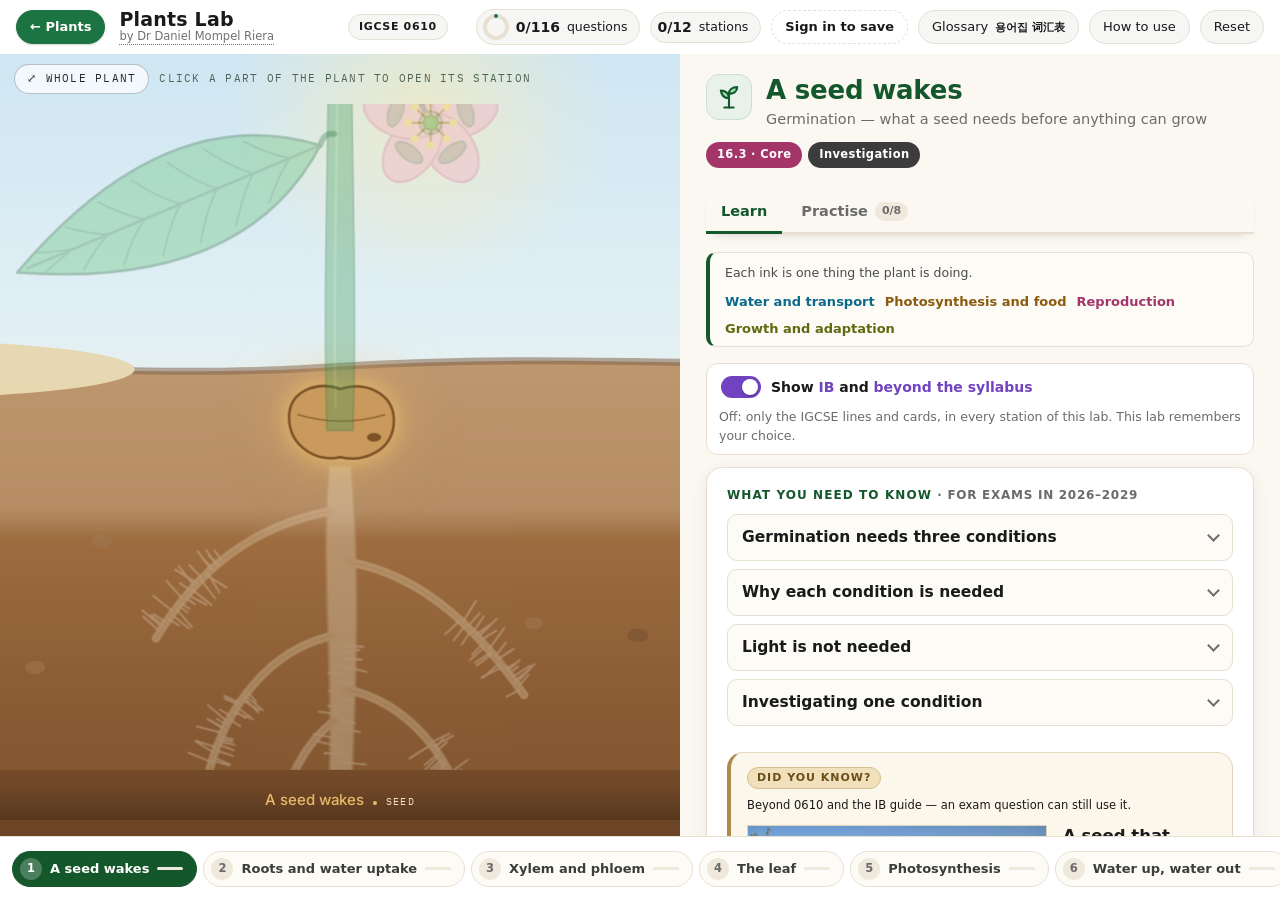
<file: index.html>
<!DOCTYPE html>
<html lang="en-GB">
<head>
<meta charset="utf-8">
<meta name="viewport" content="width=device-width,initial-scale=1,viewport-fit=cover">
<title>Plants Lab — IGCSE Biology 0610 Topics 6, 8, 14.5, 16.3 and 18.2</title>
<meta name="description" content="An interactive lab on the plant topics of Cambridge IGCSE Biology 0610: germination, roots and water uptake, xylem and phloem, the leaf, photosynthesis, transpiration, translocation, tropic responses, the flower, fertilisation, and the adaptive features of xerophytes and hydrophytes.">
<meta property="og:type" content="website">
<meta property="og:title" content="Plants Lab — IGCSE Biology 0610 Topics 6, 8, 14.5, 16.3 and 18.2">
<meta property="og:description" content="An interactive lab on the plant topics of Cambridge IGCSE Biology 0610: germination, roots and water uptake, xylem and phloem, the leaf, photosynthesis, transpiration, translocation, tropic responses, the flower, fertilisation, and the adaptive features of xerophytes and hydrophytes.">
<meta property="og:image" content="https://nlcsbiology.com/plants-lab/preview.jpg">
<meta property="og:image:width" content="1200">
<meta property="og:image:height" content="630">
<meta property="og:image:alt" content="Plants Lab, as it opens">
<meta name="twitter:card" content="summary_large_image">
<meta name="author" content="Dr Daniel Mompel Riera">
<meta name="copyright" content="Dr Daniel Mompel Riera">
<meta name="theme-color" content="#FFFFFF">
<!-- The tab icon: a seedling — two leaves on a stem, on the labs' green. -->
<link rel="icon" href="data:image/svg+xml,<svg xmlns='http://www.w3.org/2000/svg' viewBox='0 0 32 32'><rect width='32' height='32' rx='7' fill='%2314572B'/><g fill='none' stroke='%23FFFFFF' stroke-width='2.4' stroke-linecap='round' stroke-linejoin='round'><path d='M16 27 V13'/><path d='M16 18 C11 18 8 14 8 9 C13 9 16 13 16 18Z' fill='%238FE0A8'/><path d='M16 13 C16 8 19 5 24 5 C24 10 21 13 16 13Z' fill='%238FE0A8'/></g><path d='M10 27 H22' stroke='%23FFD48A' stroke-width='2.4' stroke-linecap='round'/></svg>">
<link rel="preconnect" href="https://fonts.googleapis.com">
<link rel="preconnect" href="https://fonts.gstatic.com" crossorigin>
<!-- The two plate faces, loaded WITHOUT blocking the first paint: behind a school captive
     portal a cross-origin stylesheet HANGS rather than failing, so it is fetched at low
     priority and swapped in when it arrives. Offline, the plate uses the system fallbacks. -->
<link rel="stylesheet" media="print" onload="this.media='all'"
      href="https://fonts.googleapis.com/css2?family=IBM+Plex+Mono:wght@400;500&family=Inter:wght@400;500&display=swap">
<noscript><link rel="stylesheet" href="https://fonts.googleapis.com/css2?family=IBM+Plex+Mono:wght@400;500&family=Inter:wght@400;500&display=swap"></noscript>
<link rel="stylesheet" href="css/app.css?v=1795883558">
</head>
<body>
<div class="app">

  <header class="hdr">
    <a class="hbtn hbtn--back" href="https://nlcsbiology.com/plants-hub/" aria-label="Back to Plants"
       title="Plants: the plant from seed to fruit, and this lab"><span class="hbtn__long">← Back to Plants</span><span class="hbtn__short" aria-hidden="true">← Plants</span></a>
    <div class="hdr__mark">
      <h1 class="hdr__title">Plants Lab</h1>
      <span class="hdr__sub">Topics 6 · 8 · 14.5 · 16.3 · 18.2 — the whole plant, seed to fruit</span>
      <a class="hdr__by" href="https://github.com/Mompel226" target="_blank" rel="noopener"
         title="Who made this — Biology, NLCS Jeju. Opens my GitHub">by Dr Daniel Mompel Riera</a>
    </div>
    <button class="badge" id="btnSyllabus" type="button" title="The syllabus, as Cambridge publishes it — click to open">IGCSE 0610</button>
    <div class="hdr__spacer"></div>
    <div class="hdr__stats">
      <span class="stat" title="Questions answered correctly">
        <svg class="ring" viewBox="0 0 26 26">
          <circle class="bg" cx="13" cy="13" r="11"></circle>
          <circle id="ringFg" class="fg" cx="13" cy="13" r="11" transform="rotate(-90 13 13)" stroke-dasharray="0 69.1"></circle>
        </svg>
        <b><span id="qDone">0</span>/<span id="qTotal">0</span></b> <span class="stat__lbl">questions</span>
      </span>
      <span class="stat stat--stations" title="Stations finished">
        <b><span id="stDone">0</span>/<span id="stTotal">12</span></b> <span class="stat__lbl">stations</span>
      </span>
      <button class="hbtn hbtn--save tip tip--right" id="btnSubmit" hidden data-tip="Signed in, your work is sent to Dr Mompel’s records on its own as you go. Press to see, or to sign in.">Saves as you go</button>
      <button class="hbtn" id="btnGloss" title="Every word the labs use, with its definition"><span class="hbtn__long">Glossary <span class="gl-btn"><span lang="ko">용어집</span> <span lang="zh-Hans">词汇表</span></span></span><span class="hbtn__short" aria-hidden="true">A–Z <span class="gl-btn"><span lang="ko">용어집</span> <span lang="zh-Hans">词汇表</span></span></span></button>
      <button class="hbtn" id="btnHelp"><span class="hbtn__long">How to use</span><span class="hbtn__short" aria-hidden="true">?</span></button>
      <button class="hbtn" id="btnReset" title="Start every station again"><span class="hbtn__long">Reset</span><span class="hbtn__short" aria-hidden="true">↺ Reset</span></button>
    </div>
  </header>

  <main class="stage">
    <section class="platecol" aria-label="The plant">
      <div class="field" aria-hidden="true">
        <div class="field__sun"></div>
        <div class="field__haze"></div>
      </div>
      <div class="platecol__tools">
        <button class="tool tool--whole" id="tWhole" hidden title="Pull back to the whole plant">⤢ Whole plant</button>
        <button class="tool tool--sim" id="simBtn" type="button" hidden></button>
        <span class="platecol__hint" id="plateHint">Click a part of the plant to open its station</span>
        <button class="tool fold" id="plateFold" type="button" aria-expanded="true" data-what="the plant" title="Fold the plant away to read the notes on their own">▲ Hide the plant</button>
      </div>
      <div class="platewrap" id="map">
        <svg id="plant" preserveAspectRatio="xMidYMid meet" role="group" aria-label="A bean plant in a section of ground, seed to fruit, with a cactus and a water lily beside it. Click a part to open the station that teaches it.">
          <defs></defs>
        </svg>
        <div class="tag" id="tag" aria-hidden="true"><span class="tag__pill"></span></div>
      </div>
      <div class="bench" id="benchHost" hidden aria-label="The bench: the potometer, drawn as it is"></div>
      <div class="sim" id="simHost" hidden role="region" aria-label="The simulation, beside the questions"></div>
      <p class="said" id="said"><span class="said__name">One plant, root to fruit</span><span class="said__note">Every plant topic, on one bean</span></p>
    </section>

    <section class="panel" id="panel">
      <div class="panel__inner" id="panelInner">
        <p class="bootnote" role="status">Opening the lab… the first station will appear here.</p>
      </div>
    </section>
  </main>

  <nav class="rail" aria-label="The stations, in order">
    <div class="rail__track" id="railTrack"></div>
  </nav>
</div>

<div class="toast" id="toast" role="status" aria-live="polite"></div>
<div class="toast" id="updBar" role="status" aria-live="polite"></div>

<div class="modal lb" id="lightbox" hidden role="dialog" aria-modal="true" aria-label="Enlarged image">
  <figure class="lb__box"><div class="lb__stage"><img alt=""></div><figcaption class="lb__cap"></figcaption>
  <div class="lb__hint">Click anywhere to close</div></figure>
</div>

<div class="modal" id="subDlg" hidden role="dialog" aria-modal="true" aria-label="Your work and the records">
  <div class="modal__box modal__box--sm">
    <button class="modal__close" id="subClose" aria-label="Close">×</button>
    <h2>Your work</h2>
    <div id="subBody"></div>
    <div class="dlgrow"><button class="btn" id="subGo">Save now</button></div>
  </div>
</div>

<div class="modal" id="glossDlg" hidden role="dialog" aria-modal="true" aria-label="Glossary">
  <div class="modal__box">
    <button class="modal__close" id="glossClose" aria-label="Close">×</button>
    <h2>Glossary</h2>
    <p class="st-sub">Every word the labs use, with the definition it is examined on. The short list at the foot of each station is only the words that are new there.</p>
    <input class="gloss__find" id="glossFind" type="search" autocomplete="off"
           placeholder="Type a word — or part of one" aria-label="Search the key words">
    <p class="gloss__count" id="glossCount"></p>
    <p class="gloss__known" id="glossKnown" hidden></p>
    <div id="glossList"></div>
  </div>
</div>

<div class="modal" id="modal" hidden role="dialog" aria-modal="true" aria-label="How to use the Plants Lab">
  <div class="modal__box">
    <button class="modal__close" id="modalClose" aria-label="Close">×</button>
    <h2>Plants Lab</h2>
    <p class="st-sub">Cambridge IGCSE Biology 0610 · Topic 6 plant nutrition, Topic 8 transport in plants, 14.5 tropic responses, 16.3 sexual reproduction in plants, 18.2 adaptive features</p>

    <h3>In one minute</h3>
    <ul>
      <li><b>Click any part of the plant</b>, or any step on the bar along the bottom. The stations run from the seed under the soil to the fruit at the top, and the plant lights the part each one is about.</li>
      <li>Each station has two tabs: <b>Learn</b> — what you must know, with something to press, drag or watch in every section — and <b>Practise</b>, the questions.</li>
      <li><b>Check as often as you like.</b> You are told which parts are wrong, <b>never the answer</b> — you have to work it out. Keep going until it is all right. Signed in, your work is saved for Dr&nbsp;Mompel on its own &mdash; there is nothing to press at the end.</li>
      <li>An underlined word can be clicked: <b>🔍</b> opens a picture there and then, <b>↗</b> jumps to the station that explains it and brings you back, <b>↓</b> takes you to its card in Key words, at the bottom of the station, and a faint dotted line opens the definition.</li>
      <li>The <b>Glossary</b> (<span lang="ko">용어집</span> · <span lang="zh-Hans">词汇表</span>) lists every word with its definition. Choose <b lang="ko">한국어</b>, <b lang="zh-Hans">中文</b> or <b lang="ja">日本語</b> at its top to see the name of each word in that language. The definitions stay in English, the language of the exam.</li>
      <li>Your work is kept <b>in this browser</b> and, once you sign in with your school account, sent to Dr&nbsp;Mompel&rsquo;s records on its own as you go &mdash; there is nothing to hand in. Signed in, it follows you to another computer.</li>
    </ul>
    <p class="fineprint">The answers are never shown. Sign in with your school Google account so Dr&nbsp;Mompel knows whose work it is; it is then sent to his records as you go. Anyone else is welcome to use the lab &mdash; their work simply stays in their own browser.</p>

    <details class="helpmore">
      <summary>What the colours mean</summary>
      <ul>
        <li><b>Blue</b> words are about water and transport — xylem, root hairs, transpiration. <b>Amber</b> words are photosynthesis and the food it makes — chlorophyll, glucose, phloem, sucrose. <b>Rose</b> words are reproduction — the parts of a flower, pollen, seed, fruit. <b>Violet</b> words are growth and adaptation — tropisms, auxin, xerophytes.</li>
        <li>The plant on the left lights in the same colours: blue sap running up the stem is water in the xylem, amber sap is sugar in the phloem.</li>
        <li>A <b>green-bordered box</b> is the mistake students most often make there. A small <b>S</b> badge means Supplement (Extended papers 2 and 4 only). <b>“Beyond the syllabus”</b> is not named in 0610: it helps the rest make sense, and an exam question can still use it. <b>What you need to know</b> holds only what the syllabus for exams in 2026–2029 asks: Cambridge’s syllabus for 2029 is word for word the same as the one for 2026–2028, so the list serves every student sitting the exams from 2026 to 2029. Press the <b>IGCSE 0610</b> badge and choose your year: it shows the year of your exams and your syllabus. Everything else is in the card right below the list, <b>“Not in the syllabus for 2026–2029”</b>: first what an older 0610 syllabus had, with a badge such as <b>“old syllabus · until 2015”</b> — past papers may ask it, so tap the badge to read the old statement and whether recent papers still give marks for it — then what is beyond the syllabus, there to help the rest make sense. Do not skip it: an exam question can still use these ideas, and knowing them can be what earns you full marks.</li>
        <li>The <b>colour key sits at the top of every Learn tab</b>, so you never have to remember.</li>
      </ul>
    </details>

    <details class="helpmore">
      <summary>What is simplified here</summary>
      <ul>
        <li>The plant is a bean — a dicotyledon — because that is the plant the syllabus sections are drawn from. A grass or a conifer would look different inside.</li>
        <li>The interactive graphs are models with the exam’s shapes, not measurements from a real leaf.</li>
        <li>The pollen tube animation shows one nucleus fusing with one; the second fusion real flowering plants make (the endosperm) is left out: the syllabus does not include it.</li>
        <li>The cactus and the water lily stand for all xerophytes and hydrophytes; the syllabus asks for the features, not the species.</li>
      </ul>
    </details>

    <details class="helpmore">
      <summary>Where the content and the pictures come from</summary>
      <ul>
        <li>The definitions are the wording of the syllabus for 2026–2029. Where the slides use an older wording it is given in brackets.</li>
        <li>The stations follow Dr&nbsp;Mompel's own Year 11 plant lessons — Topic 6, Topic 8, 14.5, 16.3 and 18.2 — and most of the pictures and the lesson videos are the ones shown in those lessons.</li>
        <li>The micrographs of the stem, the root and the leaf are from the Berkshire Community College Bioscience Image Library on Wikimedia Commons (CC0). Every other picture is credited under it and listed in full below and in <code>assets/photos/CREDITS.md</code>.</li>
        <li>All questions, the plant, the drawings and the page design are original to this lab.</li>
      </ul>
      <p class="fineprint" id="creditsList"></p>
    </details>

    <p class="fineprint"><a class="by-me" href="https://github.com/Mompel226" target="_blank" rel="noopener" title="Who made this — and everything else that is free to use"><b>Dr Daniel Mompel Riera</b></a> — Biology, North London Collegiate School Jeju.
       Questions or corrections: <a href="mailto:dmompelriera@nlcsjeju.kr">dmompelriera@nlcsjeju.kr</a>.
       One of the <a href="https://nlcsbiology.com/plants-hub/">Plants</a> labs ·
       <a href="https://nlcsbiology.com/biology-hub/">Biology Hub</a></p>
  </div>
</div>

<script src="https://accounts.google.com/gsi/client?hl=en-GB" async defer></script>
<script src="js/config.js?v=1795883558" defer></script>
<script src="js/data/glossary.js?v=1795883558" defer></script>
<script src="js/data/glossary-tr.js?v=1795883558" defer></script>
<script src="js/data/syllabus.js?v=1795883558" defer></script>
<script src="js/data/stations.js?v=1795883558" defer></script>
<script src="js/data/photos.js?v=1795883558" defer></script>
<script src="js/plant.js?v=1795883558" defer></script>
<script src="js/plant-draw.js?v=1795883558" defer></script>
<script src="js/terms.js?v=1795883558" defer></script>
<script src="js/say.js?v=1795883558" defer></script>
<script src="js/marking.js?v=1795883558" defer></script>
<script src="js/sync.js?v=1795883558" defer></script>
<script src="js/signin.js?v=1795883558" defer></script>
<script src="js/homework.js?v=1795883558" defer></script>
<script src="js/engine.js?v=1795883558" defer></script>
<script src="js/syllabus.js?v=1795883558" defer></script>
<script src="js/widgets.js?v=1795883558" defer></script>
<script src="js/learn.js?v=1795883558" defer></script>
<script src="js/engine-ext.js?v=1795883558" defer></script>
<script src="js/figs.js?v=1795883558" defer></script>
<script src="js/plate.js?v=1795883558" defer></script>
<script src="js/extras.js?v=1795883558" defer></script>
<script src="js/app.js?v=1795883558" defer></script>
<script src="js/glossary-lang.js?v=1795883558" defer></script>
<script src="js/data/mywords-ids.js?v=1795883558" defer></script>
<script src="js/mywords.js?v=1795883558" defer></script>
<!-- The lab offline. The worker lives at this lab's root, so on Pages its scope is exactly
     /<lab>/. It fetches the HTML network-first, so a deploy always reaches an online student
     and the cache is only the fall-back for when the wifi is not there. -->
<script>
(function () {
  if (!("serviceWorker" in navigator)) return;
  if (location.protocol.slice(0, 4) !== "http") return;
  addEventListener("load", function () {
    navigator.serviceWorker.register(new URL("sw.js", document.baseURI), {
      scope: new URL("./", document.baseURI).pathname,
      updateViaCache: "none"
    }).catch(function () {});
  });
})();
</script>
</body>
</html>
</file>
<file: css/app.css>
/* ============================================================
   Plants Lab — IGCSE 0610 Topics 6, 8, 14.5, 16.3 and 18.2
   The frame, header, panel, activities and rail are the other labs', so a student
   moving between labs finds the same chrome. What is this lab's own is at the end: the
   plant in daylight in the left column, the colour language of the plant topics, the
   Learn-tab widgets and the two activity types borrowed from the Classification Lab.
   ============================================================ */
:root{
  /* House palette (from 6.1 Photosynthesis slide 14) */
  --green:#14572B; --green-2:#1E7A3E; --green-tint:#E8F1EA;
  --amber:#A16207; --amber-tint:#FBF3E3;
  --teal:#0F6E8C;  --teal-tint:#E5F0F4;
  --purple:#3A5F8A;--purple-tint:#EAF0F7;
  /* --purple keeps its name, but since 11 Nov 2026 it holds the multiple-choice steel blue: violet means extension on every site (Daniel, 10 Nov 2026, "One violet"); he chose this colour on 11 Nov */
  --ext:#7243C0; --ext-tint:#EDE8FA; --ext-wash:#F7F4FD; --ext-rule:#C9BAEE; --ext-on:#FFFFFF;
  /* extension (Daniel, 10 Nov 2026, "One violet"): anything beyond what the reader's own course asks, IB content or beyond the syllabus, in ONE violet; a small word label says which (IB · D3.1.8, Beyond IB, beyond 0610). The summary notes' 7243C0 on EDE8FA; dark: the hub's B388FF, the same hue. Blue is IB only where IB is the reader's own level; grey is Supplement and cross-topic links. --ext-wash: a big box; --ext-tint: a tag or line. The extra pins' list rows double their class (.pins__item.pins__item--extra): the plain .pins__item rules further down painted them green before */
  --red:#B03A2E;   --red-tint:#FAECE9;
  --ink:#1A1A1A;   --grey:#6B6B6B; --line:#C4C4C4;

  /* Surfaces — warm paper, never grey */
  --paper:#FBF8F2; --card:#FFFFFF; --card-2:#FDFBF6;
  --edge:#E7DFD1; --edge-2:#EFE8DC;
  --shadow:0 1px 2px rgba(60,45,25,.06), 0 6px 18px rgba(60,45,25,.07);
  --shadow-lg:0 2px 6px rgba(60,45,25,.08), 0 18px 42px rgba(60,45,25,.12);


  --ok:#1E7A3E; --ok-tint:#E8F5EC; --bad:#B03A2E; --bad-tint:#FBEDEA;

  --r-sm:6px; --r:10px; --r-lg:16px; --r-pill:999px;
  --font:Calibri,Carlito,"Segoe UI",system-ui,-apple-system,"Helvetica Neue",sans-serif;
  --rail-h:64px;
}

*{box-sizing:border-box}
html,body{height:100%}
body{
  margin:0; font-family:var(--font); color:var(--ink); background:var(--paper);
  font-size:16px; line-height:1.5; -webkit-font-smoothing:antialiased;
  overscroll-behavior:none;
}
button{font:inherit;color:inherit}
h1,h2,h3,h4{margin:0;font-weight:700;line-height:1.25}

/* ---------- App frame ---------- */
.app{height:100dvh;display:grid;grid-template-rows:auto minmax(0,1fr) auto}

/* ---------- Header ---------- */
/* one look for every topic lab (14 Oct 2026, Daniel): a white bar, as the Cells Lab's, and this lab's own colour — the Plants hub's green,
   the colour of its card in the hub — on the way back, the progress rings and a pressed button. Saved stays green: it is a status. */
:root{--hdr-bg:#FFFFFF;--hdr-ink:#1A1A1A;--hdr-veil:rgba(60,45,25,.045);--hdr-line:#E7DFD1;--lab:#1C7442;--lab-2:#155C34;--lab-tint:#E6F2EA}
.hdr{
  display:flex;align-items:center;gap:14px;padding:9px 16px;min-width:0;
  background:var(--hdr-bg);
  color:var(--hdr-ink);box-shadow:0 1px 0 var(--hdr-line)
}
.hdr__mark{display:flex;align-items:baseline;gap:9px;min-width:0;overflow:hidden}
.hdr__title{font-size:19px;letter-spacing:.2px;white-space:nowrap;flex:none}
.hdr__sub{font-size:12.5px;opacity:.72;white-space:nowrap;overflow:hidden;text-overflow:ellipsis}
/* who made it: small, quiet, but always on screen — not buried in a help panel */
.hdr__by{font-size:11.5px;opacity:.62;white-space:nowrap;color:inherit;text-decoration:none;border-bottom:1px dotted currentColor}
.hdr__by:hover,.hdr__by:focus-visible{opacity:.95}
.badge{
  font-size:11px;font-weight:700;letter-spacing:.06em;padding:4px 10px;border-radius:var(--r-pill);
  background:var(--hdr-veil);border:1px solid var(--hdr-line);white-space:nowrap
}
.hdr__spacer{flex:1}
.hdr__stats{display:flex;align-items:center;gap:10px;flex:none}
.stat{
  display:flex;align-items:center;gap:7px;background:var(--hdr-veil);
  border:1px solid var(--hdr-line);border-radius:var(--r-pill);padding:4px 12px 4px 6px;font-size:12.5px
}
.stat b{font-size:14px;font-variant-numeric:tabular-nums}
.stat--go{cursor:pointer;transition:background .15s}
.stat--go:hover,.stat--go:focus-visible{background:var(--lab-tint)}
.ring{width:26px;height:26px;flex:none}
.ring circle{fill:none;stroke-width:4}
.ring .bg{stroke:var(--hdr-line)}
.ring .fg{stroke:var(--lab);stroke-linecap:round;transition:stroke-dasharray .5s ease}
.hbtn{
  background:var(--hdr-veil);border:1px solid var(--hdr-line);color:var(--hdr-ink);
  border-radius:var(--r-pill);padding:6px 13px;font-size:13px;cursor:pointer;white-space:nowrap;
  transition:background .15s
}
.hbtn:hover{background:var(--lab-tint)}
/* the way back (14 Oct 2026, Daniel: "students miss it… they don't know how to go back"): a solid pill, first in the header */
.hbtn--back{background:var(--lab);color:#fff;border-color:var(--lab);font-weight:650;text-decoration:none;flex:none;box-shadow:0 1px 2px rgba(0,0,0,.18)}
.hbtn--back:hover,.hbtn--back:focus-visible{background:var(--lab-2);border-color:var(--lab-2);color:#fff}

/* ---------- header buttons, the saving chip, dialogs ---------- */
/* the saving chip: what the records know, at a glance */
.hbtn--save{font-weight:600}
.hbtn--save.is-ok{background:var(--ok-tint);color:var(--ok);border-color:var(--ok)}
.hbtn--save.is-ok:hover{background:#DCEFE2}
.hbtn--save.is-busy{background:var(--hdr-veil);color:var(--hdr-ink);border-style:dashed}
.hbtn--save.is-no{background:var(--bad-tint);color:var(--bad);border-color:var(--bad)}
.hbtn--save.is-no:hover{background:#F8DCD7}
.hbtn--save.is-off{background:transparent;color:var(--hdr-ink);border-style:dashed}
.modal__box--sm{max-width:460px}
.dlgrow{display:flex;gap:9px;justify-content:flex-end;margin-top:18px}
.submsg{font-size:14px;line-height:1.5;margin-top:8px}
.submsg.no{color:var(--red)} .submsg.ok{color:var(--green-2)}
.submsg .code{
  font-family:ui-monospace,SFMono-Regular,Menlo,monospace;font-size:22px;font-weight:700;letter-spacing:.08em;
  color:var(--green);background:var(--green-tint);border:1.5px dashed var(--green);border-radius:var(--r);
  padding:12px;text-align:center;margin:12px 0;user-select:all
}
.fineprint{font-size:12.5px;color:var(--grey);margin-top:14px;line-height:1.5}

/* ---------- Stage ---------- */
.stage{display:grid;grid-template-columns:minmax(360px,42%) minmax(0,1fr);min-height:0}

/* ---------- Panel column ---------- */
.panel{min-height:0;overflow-y:auto;overflow-x:hidden;scroll-behavior:smooth;background:var(--paper)}
.panel__inner{max-width:820px;margin:0 auto;padding:20px 26px 40px;position:relative}

.st-head{display:flex;align-items:flex-start;gap:14px;margin-bottom:6px}
.st-head__ic{
  width:46px;height:46px;flex:none;border-radius:13px;display:grid;place-items:center;
  background:var(--green-tint);border:1px solid #CBE0D2
}
.st-head__ic svg{width:28px;height:28px}
.st-title{font-size:26px;color:var(--green);letter-spacing:-.2px}
.st-sub{color:var(--grey);font-size:14.5px;margin-top:2px}
.chips{display:flex;flex-wrap:wrap;gap:6px;margin:12px 0 4px}
.chip{
  font-size:11.5px;font-weight:700;letter-spacing:.03em;color:#fff;padding:4px 11px;border-radius:var(--r-pill);
  background:var(--grey);white-space:nowrap
}
.chip__n{display:inline-block;min-width:1.1em;height:1.1em;line-height:1.1em;text-align:center;
  border-radius:50%;background:rgba(255,255,255,.28);margin-right:6px;font-size:.85em}
.chip--beyond{background:var(--ext-tint);color:var(--ext);border:1.5px dashed var(--ext-rule);font-style:italic}

/* tabs */
/* The tab bar stays put while a long station scrolls. It is fully opaque so
   content passes cleanly behind it and is never half-readable through it. */
.tabs{display:flex;gap:4px;margin:16px 0 0;border-bottom:2px solid var(--edge);position:sticky;top:0;
      background:var(--paper);z-index:5;padding-top:8px;
      box-shadow:0 6px 10px -8px rgba(60,45,25,.28)}
.tab{
  background:none;border:none;border-bottom:3px solid transparent;margin-bottom:-2px;
  padding:9px 15px;font-size:14.5px;font-weight:600;color:var(--grey);cursor:pointer;display:flex;align-items:center;gap:7px
}
.tab:hover{color:var(--ink)}
.tab[aria-selected="true"]{color:var(--green);border-bottom-color:var(--green)}
.tab__n{font-size:11px;background:var(--edge-2);color:var(--grey);border-radius:var(--r-pill);padding:1px 7px;font-weight:700}
.tab[aria-selected="true"] .tab__n{background:var(--green);color:#fff}
.tabpane{padding-top:18px}
.tabpane[hidden]{display:none}

/* cards */
.card{background:var(--card);border:1px solid var(--edge);border-radius:var(--r-lg);padding:18px 20px;
      box-shadow:var(--shadow);margin-bottom:16px}
.card__h{font-size:12px;font-weight:700;letter-spacing:.09em;text-transform:uppercase;color:var(--green);margin-bottom:10px}
.exam-list{margin:0;padding-left:0;list-style:none}
.exam-list > li{position:relative;padding:0 0 0 26px;margin-bottom:11px;font-size:16.5px;line-height:1.52}
.exam-list > li:last-child{margin-bottom:0}
.exam-part{margin:14px -20px 12px;padding:14px 20px 12px;background:var(--green-tint);border-top:1px solid var(--edge);border-bottom:1px solid var(--edge)}
.exam-part__h{font-size:11.5px;font-weight:700;letter-spacing:.13em;text-transform:uppercase;color:var(--green);margin-bottom:8px}
.exam-part .exam-list > li:last-child{margin-bottom:0}
@media (max-width:820px){ .exam-part{margin:12px -15px 10px;padding:12px 15px 10px} }
.exam-list > li::before{
  content:"";position:absolute;left:4px;top:.62em;width:9px;height:9px;border-radius:50%;
  background:var(--green-2);box-shadow:0 0 0 3px var(--green-tint)
}

/* the mistake students make: a faint red ground so it reads as the important one, the heading on a yellow marker */
.golden{
  background:#FFF3F0;border:2.4px solid #C94A3D;border-radius:var(--r-lg);padding:14px 18px;
  margin-bottom:16px;box-shadow:var(--shadow)
}
.golden__h{font-size:11.5px;font-weight:700;letter-spacing:.13em;text-transform:uppercase;color:#A83A2E;
  background:linear-gradient(180deg,transparent 18%,#FFE98A 18%,#FFE98A 90%,transparent 90%);display:inline-block;padding:0 6px 0 4px;margin-left:-4px;
           margin-bottom:6px;display:flex;align-items:center;gap:7px}
.golden p{margin:0;font-size:16px;font-weight:600}

.kw dt .t,.kw dt .tc{font-weight:700}
.exam-list > li{line-height:1.62}

.legendbox{
  border:1px solid var(--edge);background:var(--card-2);border-radius:var(--r);
  padding:0 14px;margin-bottom:16px;font-size:13.5px
}
.legendbox summary{padding:11px 0;cursor:pointer;color:var(--grey);font-weight:600;list-style:none}
.legendbox summary::-webkit-details-marker{display:none}
.legendbox summary::before{content:"▸ ";color:var(--green)}
.legendbox[open] summary::before{content:"▾ "}
.legend__intro{font-size:13px;color:#4A4A4A;margin:0 0 10px;line-height:1.5}
.legend{display:flex;flex-wrap:wrap;gap:9px 12px;padding:0 0 14px}
.legend__i{font-size:13.5px}

/* the colour key, always on screen above the Learn text */
.keybar{
  background:var(--card-2);border:1px solid var(--edge);border-left:4px solid var(--green);
  border-radius:var(--r);padding:11px 15px 8px;margin-bottom:16px
}
.keybar .legend__intro{margin:0 0 9px;font-size:12.5px;color:#4A4A4A}
.keybar .legend{gap:7px 10px;padding:0}
.keybar .legend__i{font-size:13px}

/* where the topic comes back later in the course */
.later{border-left:4px solid var(--c-ass)}
.later__list{margin:0;padding:0;list-style:none}
.later__out{display:inline-block;margin-left:6px;font-size:12.5px;font-weight:600;color:#fff;
            background:var(--teal);border-radius:var(--r-pill);padding:2px 10px;text-decoration:none}
.later__out:hover{filter:brightness(1.08)}
.later__list li{font-size:15px;line-height:1.55;margin-bottom:11px;padding-left:2px}
.later__list li:last-child{margin-bottom:0}
.later__ref{
  display:inline-block;font-size:11.5px;font-weight:700;letter-spacing:.03em;
  color:#fff;background:var(--c-ass);border-radius:var(--r-pill);
  padding:2px 9px;margin-right:8px;white-space:nowrap;vertical-align:1px
}

/* videos sit in the same frame as the photographs */
.photo--video{width:100%;display:block;background:#111;cursor:default}
.photo--video:hover{filter:none}

/* keywords */
.kw-grid{display:grid;grid-template-columns:repeat(auto-fill,minmax(215px,1fr));gap:9px}
.kw{background:var(--card-2);border:1px solid var(--edge);border-radius:var(--r);padding:10px 13px}
/* a key word is asked before it is answered: the definition is there but not shown until
   the reader has had a go at it, and stays shown once turned */
.kw-hint{margin:0 0 9px;font-size:13px;color:#6B6B6B}
.kw--flip{cursor:pointer;transition:border-color .15s ease,background .15s ease}
.kw--flip:hover,.kw--flip:focus-visible{border-color:#B9AE9B;background:#FFFDF9}
.kw--flip:focus-visible{outline:2px solid var(--green);outline-offset:2px}
.kw__ask{margin:4px 0 0;font-size:12.5px;color:#8A8A8A;font-style:italic}
.kw__ask::before{content:'\21BB  ';font-style:normal}
.kw--flip dd{display:none}
.kw--flip.is-open dd{display:block;animation:kwIn .16s ease-out}
.kw--flip.is-open .kw__ask{display:none}
@keyframes kwIn{from{opacity:0;transform:translateY(-2px)}to{opacity:1;transform:none}}
@media (prefers-reduced-motion:reduce){.kw--flip.is-open dd{animation:none}}
.kw dt{font-weight:700;color:var(--green);font-size:14.5px;margin-bottom:2px}
.kw dd{margin:0;font-size:13.5px;color:#3C3C3C;line-height:1.45}

/* where a link lands: flash the exact place, then get out of the way */
.flash{position:relative;border-radius:var(--r);animation:flashRing 2.8s ease-out 1}
@keyframes flashRing{
  0%   {box-shadow:0 0 0 3px rgba(20,87,43,.85), 0 0 0 9px rgba(20,87,43,.18); background:rgba(20,87,43,.10)}
  18%  {box-shadow:0 0 0 3px rgba(20,87,43,.25), 0 0 0 9px rgba(20,87,43,.04); background:rgba(20,87,43,.03)}
  36%  {box-shadow:0 0 0 3px rgba(20,87,43,.85), 0 0 0 9px rgba(20,87,43,.18); background:rgba(20,87,43,.10)}
  54%  {box-shadow:0 0 0 3px rgba(20,87,43,.25), 0 0 0 9px rgba(20,87,43,.04); background:rgba(20,87,43,.03)}
  72%  {box-shadow:0 0 0 3px rgba(20,87,43,.7),  0 0 0 9px rgba(20,87,43,.14); background:rgba(20,87,43,.08)}
  100% {box-shadow:0 0 0 3px rgba(20,87,43,0),   0 0 0 9px rgba(20,87,43,0);   background:transparent}
}
.exam-list > li.flash{padding-left:26px;margin-left:-4px}

.backchip{
  position:sticky;bottom:14px;left:0;margin:0 0 0 4px;z-index:30;
  border:1.5px solid var(--green);background:var(--card);color:var(--green);
  border-radius:var(--r-pill);padding:8px 16px;font-size:13.5px;font-weight:600;cursor:pointer;
  box-shadow:var(--shadow-lg);transition:opacity .9s ease
}
.backchip:hover{background:var(--green-tint)}
.backchip.is-fading{opacity:0}

/* a highlighted word you can act on */
.t.is-peek,.tc.is-peek,.t.is-jump,.tc.is-jump{cursor:pointer}
/* Vertical padding on an inline element grows the hit area without pushing the
   lines apart, so a word is easier to tap without changing the layout. */
.t.is-peek,.tc.is-peek,.t.is-jump,.tc.is-jump{padding-top:4px;padding-bottom:4px}
.t.is-peek,.tc.is-peek{border-bottom:2px dotted currentColor}
/* the quietest of the three marks: a definition is available, nothing more. No icon —
   this is the commonest case and a marker on every one of them would be a field of them. */
/* a word the reader may not know is not a stage: no colour, no weight, only the mark */
.t--plain{color:inherit;font-weight:inherit}
.t.is-gloss,.tc.is-gloss{cursor:pointer;border-bottom:1px dotted rgba(0,0,0,.28);padding-bottom:1px}
.t.is-gloss:hover,.tc.is-gloss:hover,.t.is-gloss:focus-visible,.tc.is-gloss:focus-visible{
  border-bottom-color:currentColor;border-bottom-style:solid}
.t.is-jump,.tc.is-jump{border-bottom:1.5px solid currentColor}
.t.is-jump::after,.tc.is-jump::after{content:"\2197";font-size:.72em;vertical-align:.35em;margin-left:1px;opacity:.75}
.t.is-peek::after,.tc.is-peek::after{content:"\1F50D";font-size:.62em;vertical-align:.2em;margin-left:3px;opacity:.65}
.t.is-peek:hover,.tc.is-peek:hover,.t.is-jump:hover,.tc.is-jump:hover{background:rgba(20,87,43,.10);border-radius:3px}
.t.is-peek:focus-visible,.tc.is-peek:focus-visible,
.t.is-jump:focus-visible,.tc.is-jump:focus-visible{outline:2px solid var(--green);outline-offset:2px;border-radius:3px}
/* a word whose key-word card is at the bottom of this station: the faint rule of a definition and a small arrow down,
   for "down to its card here" (25 Oct 2026, as in the Cells Lab) */
.t.is-kw,.tc.is-kw{cursor:pointer;border-bottom:1px dotted rgba(0,0,0,.28);padding-bottom:1px}
.t.is-kw::after,.tc.is-kw::after{content:"\2193";font-size:.72em;vertical-align:.2em;margin-left:1px;opacity:.75}
.t.is-kw:hover,.tc.is-kw:hover{background:rgba(20,87,43,.10);border-radius:3px}
.t.is-kw:focus-visible,.tc.is-kw:focus-visible{outline:2px solid var(--green);outline-offset:2px;border-radius:3px}

/* the small picture that opens where you clicked */
.peek{
  position:absolute;z-index:120;width:min(320px,86vw);background:var(--card);
  border:1px solid var(--edge);border-radius:var(--r-lg);box-shadow:var(--shadow-lg);
  overflow:hidden;animation:peekIn .14s ease-out
}
.peek.peek--fig{width:min(420px,92vw)}
@keyframes peekIn{from{opacity:0;transform:translateY(-4px)}to{opacity:1;transform:none}}
.peek img{width:100%;height:auto;max-width:100%;display:block;background:#fff}
/* Two views of one thing, side by side — a real tooth beside the drawing of
   it, or the two radiographs together. They stack on a narrow screen, where
   side-by-side would make each half too small to read. */
/* centred, because one half is often much taller than the other and a
   short photograph stranded at the top of a tall diagram reads as a mistake */
/* A figure that will not fit its column scrolls inside its own box rather
   than shrinking its labels away. min-width:0 is the part that matters: without
   it a flex or grid ancestor happily grows to fit the wide child, and the page
   goes wider than the phone instead of the figure scrolling. */
.figscroll{overflow-x:auto;overflow-y:hidden;-webkit-overflow-scrolling:touch;min-width:0;max-width:100%}
.figscroll::-webkit-scrollbar{height:7px}
.figscroll::-webkit-scrollbar-thumb{background:#CFC7B6;border-radius:4px}
.media--fig,.pair__half{min-width:0;max-width:100%}
.pair{display:flex;gap:14px;align-items:center}
.pair__half{flex:1 1 0;min-width:0;display:flex;flex-direction:column;align-items:center}
.pair__half img{width:100%;height:auto;display:block;border-radius:var(--r-sm)}
.pair__half svg{width:100%;height:auto;display:block}
.pair__half .annot{width:100%}
.pair__lab{margin-top:6px;font-size:12.5px;line-height:1.4;color:var(--grey);text-align:center}
@media (max-width:620px){.pair{flex-direction:column;gap:16px}}
.peek__fig{background:#fff;padding:6px 4px 2px}
.peek__fig svg{width:100%;height:auto;display:block}
/* A figure carries its own labels, so it needs more width than a photograph:
   at 320px the labels come out around 8px, which is not readable. The wider
   card and the larger type below bring them back to roughly footnote size. */
.peek.has-fig{width:min(430px,92vw)}
.peek__fig .fl{font-size:14px}
.peek__fig .fs{font-size:12.2px}
.peek__fig .fb{font-size:15px}
.peek__note{padding:10px 13px;font-size:13.5px;line-height:1.5;color:#3C3C3C}
.peek__credit{display:block;margin-top:6px;font-size:11px;color:var(--grey)}
.peek__x{
  position:absolute;top:6px;right:6px;width:26px;height:26px;border-radius:50%;
  border:none;background:rgba(255,255,255,.9);color:#4A4A4A;font-size:16px;line-height:1;
  cursor:pointer;box-shadow:0 1px 3px rgba(0,0,0,.2)
}
.peek__x:hover{background:#fff;color:var(--red)}

/* "trace it on the diagram" — points at the plate instead of repeating it */
.traceBtn{
  display:flex;align-items:center;gap:9px;width:100%;margin-top:14px;
  border:1.5px solid var(--green);background:var(--green-tint);color:var(--green);
  border-radius:var(--r);padding:11px 14px;font-size:14.5px;font-weight:600;cursor:pointer;
  transition:background .15s
}
.traceBtn:hover{background:#DDEBE1}
.traceBtn__dot{width:10px;height:10px;border-radius:50%;background:var(--green);flex:none}

/* labels drawn on top of a photograph */
.annot{position:relative;display:block;line-height:0}
.annot .media__el--img,.annot img{display:block;width:100%}
.annot__svg{position:absolute;inset:0;width:100%;height:100%;pointer-events:none}
.annot__svg line{stroke:#fff;stroke-width:2.4;opacity:.95}
.annot__svg circle{fill:#fff;stroke:#1A1A1A;stroke-width:1.2}
.annot__lab{
  position:absolute;transform:translate(-50%,-50%);white-space:nowrap;pointer-events:none;
  font:700 12.5px/1 var(--font);color:#fff;background:rgba(20,25,20,.82);
  padding:4px 9px;border-radius:var(--r-pill);letter-spacing:.01em;
  box-shadow:0 1px 4px rgba(0,0,0,.35)
}
.annot__lab--big{font-size:14px;background:var(--green);padding:5px 11px}
.lb__stage{position:relative;display:block;line-height:0;max-width:100%}
.lb__stage img{max-width:100%;max-height:78vh;object-fit:contain;background:#fff;
  border-radius:var(--r-lg) var(--r-lg) 0 0;box-shadow:var(--shadow-lg);display:block;margin:auto}
@media (max-width:620px){ .annot__lab{font-size:10.5px;padding:3px 7px} }

/* ---------- media, sitting inside the text ----------
   An image belongs under the sentence it illustrates, not in a separate tab
   the reader has to cross-reference. */
.media{
  margin:12px 0 16px;background:var(--card-2);border:1px solid var(--edge);
  border-radius:var(--r);overflow:hidden;box-shadow:var(--shadow)
}
.media__el{width:100%;display:block;background:#FFFDF8}
.media__el--img{margin:0 auto}
.annot{display:flex;justify-content:center}
.media__el--img{cursor:zoom-in;background:#F2EADB;transition:filter .18s}
.media__el--img:hover{filter:brightness(1.03) saturate(1.04)}
.media--video .media__el{background:#111}
.media__cap{
  padding:10px 14px;border-top:1px solid var(--edge-2);font-size:13.5px;line-height:1.5;
  color:#4A4A4A;background:var(--card)
}
.media__cap b{color:var(--green)}
.exam-list li .media{margin-left:-26px;margin-right:0}

.kindtag{
  display:inline-block;font-size:10.5px;font-weight:700;letter-spacing:.06em;text-transform:uppercase;
  color:#fff;background:var(--c-abs);border-radius:var(--r-pill);padding:2px 8px;margin-right:7px;
  vertical-align:1px;white-space:nowrap
}
.kindtag--fig{background:var(--grey)}

.moremedia{
  border:1px solid var(--edge);background:var(--card-2);border-radius:var(--r);
  padding:0 14px;margin-bottom:16px
}
.moremedia summary{padding:12px 0;cursor:pointer;color:var(--green);font-weight:600;
  font-size:14px;list-style:none}
.moremedia summary::-webkit-details-marker{display:none}
.moremedia summary::before{content:"▸ ";}
.moremedia[open] summary::before{content:"▾ ";}
.moremedia__grid{display:grid;grid-template-columns:repeat(auto-fill,minmax(280px,1fr));gap:12px;padding-bottom:14px}
.moremedia__grid .media{margin:0}

.photo-missing{padding:26px 18px;text-align:center;color:var(--grey);font-size:13.5px;background:var(--card-2)}

/* ---------- Activities ---------- */
.act{background:var(--card);border:1px solid var(--edge);border-radius:var(--r-lg);padding:17px 20px 15px;
     box-shadow:var(--shadow);margin-bottom:16px;position:relative}
.act.is-right{border-color:#A9D6BA;background:linear-gradient(180deg,#F4FBF6,#fff 60px)}
.act.is-wrong{border-color:#E3B4AC}
.act__top{display:flex;align-items:center;gap:9px;margin-bottom:9px;flex-wrap:wrap}
.act__kind{font-size:10.5px;font-weight:700;letter-spacing:.09em;text-transform:uppercase;color:#fff;
           background:var(--grey);border-radius:var(--r-pill);padding:3px 9px}
.act__kind[data-k="blank"]{background:var(--amber)} .act__kind[data-k="drag"]{background:var(--teal)}
.act__kind[data-k="mcq"]{background:var(--purple)}  .act__kind[data-k="order"]{background:var(--red)}
.act__kind[data-k="match"]{background:#2F6F5E}      .act__kind[data-k="sort"]{background:#8A5A2B}
.act__kind[data-k="ph"]{background:var(--green)}
.act__n{font-size:12px;color:var(--grey);font-weight:600}
.act__prompt{font-size:16px;font-weight:600;margin-bottom:13px;line-height:1.45}

.cloze{font-size:16.5px;line-height:2.35}
.gap{
  display:inline-block;min-width:118px;border:none;border-bottom:2.2px solid var(--amber);background:var(--amber-tint);
  border-radius:5px 5px 0 0;padding:3px 9px;font:inherit;font-size:15.5px;color:var(--ink);text-align:center;
  outline-offset:2px
}
.gap:focus{outline:2px solid var(--green);background:#fff}
.gap.ok{border-bottom-color:var(--green-2);background:var(--green-tint);color:#14572B;font-weight:600}
.gap.no{border-bottom-color:var(--red);background:var(--bad-tint)}
.gap[disabled]{opacity:1}
.hintbtn{
  border:1px solid var(--edge);background:var(--card-2);border-radius:var(--r-pill);width:22px;height:22px;
  font-size:12px;font-weight:700;color:var(--amber);cursor:pointer;padding:0;vertical-align:2px;margin-left:3px;line-height:1
}
.hintbtn:hover{background:var(--amber-tint);border-color:var(--amber)}
.hinttext{display:block;font-size:13px;color:var(--amber);background:var(--amber-tint);border-radius:var(--r-sm);
          padding:6px 11px;margin-top:9px;border-left:3px solid var(--amber)}

/* drag & drop */
.tokens{display:flex;flex-wrap:wrap;gap:8px;padding:11px;background:var(--card-2);border:1px dashed var(--edge);
        border-radius:var(--r);margin-bottom:13px;min-height:50px;align-content:flex-start}
.tok{
  background:#fff;border:1.5px solid var(--teal);color:var(--teal);border-radius:var(--r-pill);
  padding:6px 14px;font-size:14.5px;font-weight:600;cursor:grab;user-select:none;touch-action:none;
  box-shadow:0 1px 3px rgba(0,0,0,.07);transition:transform .12s,box-shadow .12s
}
.tok:active{cursor:grabbing}
.tok.is-drag{opacity:.45}
.tok:focus-visible,.oitem:focus-visible{outline:3px solid var(--teal);outline-offset:2px}
.act__hint{font-size:12.5px;color:var(--grey);margin:2px 0 8px}

.tok.is-ghost,.oitem.is-ghost{position:fixed;z-index:999;pointer-events:none;transform:translate(-50%,-50%) scale(1.06);
              box-shadow:var(--shadow-lg);opacity:.96}
.slots{display:grid;grid-template-columns:repeat(auto-fit,minmax(250px,1fr));gap:10px}
/* label above, drop-well below: long labels then have the full width and can
   never squeeze the well into a one-word-per-line column */
.slot{border:1px solid var(--edge);border-radius:var(--r);padding:11px 13px;background:var(--card-2);
      display:flex;flex-direction:column;gap:9px;min-height:56px}
.slot__lab{font-size:14px;font-weight:600;color:#3C3C3C;line-height:1.4}
.slot__well{
  width:100%;min-height:38px;border:1.8px dashed var(--line);border-radius:var(--r-pill);
  display:grid;place-items:center;font-size:13.5px;color:var(--grey);padding:3px 8px;transition:.15s
}
.slot__well .tok{max-width:100%;text-align:center}
.slot__well.over{border-color:var(--teal);background:var(--teal-tint)}
.slot__well .tok{cursor:grab;box-shadow:none}
.slot.ok{border-color:#A9D6BA;background:var(--green-tint)}
.slot.no{border-color:#E3B4AC;background:var(--bad-tint)}

/* mcq */
.opts{display:flex;flex-direction:column;gap:8px}
.opt{
  display:flex;align-items:flex-start;gap:11px;border:1.5px solid var(--edge);background:var(--card-2);
  border-radius:var(--r);padding:11px 14px;cursor:pointer;text-align:left;font-size:15.5px;transition:.14s;width:100%
}
.opt:hover{border-color:var(--purple);background:var(--purple-tint)}
.opt__k{
  width:24px;height:24px;flex:none;border-radius:50%;border:1.5px solid var(--line);display:grid;place-items:center;
  font-size:12.5px;font-weight:700;color:var(--grey);background:#fff
}
.opt[aria-pressed="true"]{border-color:var(--purple);background:var(--purple-tint)}
.opt[aria-pressed="true"] .opt__k{background:var(--purple);border-color:var(--purple);color:#fff}
.opt.ok{border-color:var(--green-2);background:var(--green-tint)}
.opt.ok .opt__k{background:var(--green-2);border-color:var(--green-2);color:#fff}
.opt.no{border-color:var(--red);background:var(--bad-tint)}
.opt.no .opt__k{background:var(--red);border-color:var(--red);color:#fff}
.opt__why{display:block;font-size:13px;color:#4A4A4A;margin-top:5px;line-height:1.45}

/* order */
.order{display:grid;grid-template-columns:auto minmax(0,1fr);gap:7px 10px;align-items:center}
/* the numbers are places and stay in their own column; only the cards move (21 Oct 2026) */
.order>.oitem__n{grid-column:1}
.order>.oitem{grid-column:2;transition:box-shadow .5s}
.oitem.is-moved{box-shadow:0 0 0 3px var(--teal);transition:none}
.oitem{
  display:flex;align-items:center;gap:11px;border:1.5px solid var(--edge);background:var(--card-2);
  border-radius:var(--r);padding:10px 13px;font-size:15px;cursor:grab;user-select:none;touch-action:none
}
.oitem.is-drag{opacity:.4}
.oitem__grip{color:var(--line);font-size:15px;letter-spacing:-2px;flex:none}
.oitem__n{width:23px;height:23px;flex:none;border-radius:50%;background:var(--red);color:#fff;display:grid;
          place-items:center;font-size:12.5px;font-weight:700}
.oitem.ok{border-color:#A9D6BA;background:var(--green-tint)} .order.is-ok .oitem__n{background:var(--green-2)}
.oitem.no{border-color:#E3B4AC;background:var(--bad-tint)} .order.is-no .oitem__n{background:var(--red)}

/* match */
.match{display:grid;grid-template-columns:1fr 1fr;gap:10px 16px;align-items:start}
.mcol{display:flex;flex-direction:column;gap:7px}
.mcol__h{font-size:11px;font-weight:700;letter-spacing:.08em;text-transform:uppercase;color:var(--grey);margin-bottom:2px}
.mitem{border:1.5px solid var(--edge);background:var(--card-2);border-radius:var(--r);padding:10px 12px;
       font-size:14.5px;cursor:pointer;text-align:left;width:100%;display:flex;gap:8px;align-items:center;transition:.14s}
.mitem:hover{border-color:#2F6F5E}
.mitem[aria-pressed="true"]{border-color:#2F6F5E;background:#E9F3EF}
.mitem__b{width:19px;height:19px;flex:none;border-radius:5px;background:var(--edge-2);display:grid;place-items:center;
          font-size:11px;font-weight:700;color:var(--grey)}
.mitem.paired{border-style:solid}
.mitem.ok{border-color:#A9D6BA;background:var(--green-tint)} .mitem.no{border-color:#E3B4AC;background:var(--bad-tint)}

/* diet-matching: people on the left, pie charts on the right */
.mitem--person{align-items:flex-start}
.mitem__who{display:block;color:var(--green);font-size:14.5px;margin-bottom:2px}
.mitem__note{display:block;font-size:13px;color:#4A4A4A;line-height:1.45;font-weight:400}
.mitem--chart{flex-direction:column;align-items:stretch;gap:6px;padding:12px}
.mitem--chart .mitem__b{align-self:flex-start}
.mitem__chart{display:flex;gap:12px;align-items:center}
.pie{width:104px;height:104px;flex:none;filter:drop-shadow(0 1px 2px rgba(0,0,0,.12))}
.piekey{list-style:none;margin:0;padding:0;font-size:12px;line-height:1.55}
.piekey li{display:flex;align-items:center;gap:6px;white-space:nowrap}
.piekey i{width:10px;height:10px;border-radius:3px;flex:none}
.piekey b{font-variant-numeric:tabular-nums}

/* sort */
.bins{display:grid;grid-template-columns:repeat(auto-fit,minmax(200px,1fr));gap:11px;margin-top:12px}
.bin{border:1.8px dashed var(--line);border-radius:var(--r);padding:10px;min-height:96px;background:var(--card-2);
     display:flex;flex-direction:column;gap:6px;transition:.15s}
.bin.over{border-color:#8A5A2B;background:#F8F1E7}
.bin__h{font-size:12px;font-weight:700;letter-spacing:.05em;text-transform:uppercase;color:#8A5A2B;text-align:center;
        padding-bottom:6px;border-bottom:1px solid var(--edge-2)}
.bin .tok{border-color:#8A5A2B;color:#8A5A2B;width:100%;text-align:center;font-size:13.5px;padding:6px 10px}
.bin .tok.ok{border-color:var(--green-2);color:var(--green-2);background:var(--green-tint)}
.bin .tok.no{border-color:var(--red);color:var(--red);background:var(--bad-tint)}

/* ph slider */
.ph{margin-top:6px}
.ph__scale{position:relative;height:26px;border-radius:var(--r-pill);margin:8px 0 2px;
  background:linear-gradient(90deg,#C0392B 0%,#E67E22 22%,#F1C40F 36%,#7DBE45 50%,#2E9E6B 64%,#1F7FA8 82%,#5B3FA0 100%)}
.ph__marks{display:flex;justify-content:space-between;font-size:11px;color:var(--grey);font-variant-numeric:tabular-nums}
.ph input[type=range]{width:100%;margin:10px 0 4px;accent-color:var(--green)}
.ph__read{display:flex;align-items:center;gap:12px;flex-wrap:wrap;margin-top:8px}
.ph__val{font-size:26px;font-weight:700;color:var(--green);font-variant-numeric:tabular-nums;min-width:56px}
.ph__state{font-size:14px;font-weight:600;padding:5px 13px;border-radius:var(--r-pill);border:1.5px solid}
.ph__state.on{color:var(--green-2);border-color:#A9D6BA;background:var(--green-tint)}
.ph__state.off{color:var(--red);border-color:#E3B4AC;background:var(--bad-tint)}
.ph__enz{width:100%;height:88px;margin-top:6px}

/* activity footer */
.act__foot{display:flex;align-items:center;gap:9px;margin-top:14px;flex-wrap:wrap}
.btn{
  border:1.5px solid var(--green);background:var(--green);color:#fff;border-radius:var(--r-pill);
  padding:8px 18px;font-size:14.5px;font-weight:600;cursor:pointer;transition:.15s
}
.btn:hover{background:var(--green-2);border-color:var(--green-2)}
.btn--ghost{background:#fff;color:var(--green)}
.btn--ghost:hover{background:var(--green-tint)}
.btn--quiet{background:#fff;color:var(--grey);border-color:var(--edge)}
.btn--quiet:hover{background:var(--card-2);color:var(--ink)}
.btn[disabled]{opacity:.45;cursor:not-allowed}
.verdict{font-size:14.5px;font-weight:600;display:flex;align-items:center;gap:7px}
.verdict.ok{color:var(--green-2)} .verdict.no{color:var(--red)}
.feedback{
  margin-top:12px;padding:12px 15px;border-radius:var(--r);font-size:14.5px;line-height:1.5;border-left:3px solid
}
.feedback.ok{background:var(--green-tint);border-color:var(--green-2);color:#14572B}
.feedback.no{background:var(--bad-tint);border-color:var(--red);color:#7A2A20}

/* ---------- Journey rail ---------- */
.rail{
  display:flex;align-items:center;gap:8px;padding:0 12px;height:var(--rail-h);background:var(--card);
  border-top:1px solid var(--edge);overflow-x:auto;overflow-y:hidden;scrollbar-width:thin
}
.rail__track{display:flex;align-items:center;gap:6px;margin:0 auto}
.rstep{
  display:flex;align-items:center;gap:8px;border:1.5px solid var(--edge);background:var(--card-2);
  border-radius:var(--r-pill);padding:6px 13px 6px 7px;font-size:13px;cursor:pointer;white-space:nowrap;
  color:#3C3C3C;transition:.15s;font-weight:600
}
.rstep:hover{border-color:var(--green-2)}
.rstep[aria-current="true"]{background:var(--green);border-color:var(--green);color:#fff}
.rstep__n{
  width:22px;height:22px;flex:none;border-radius:50%;background:var(--edge-2);color:var(--grey);
  display:grid;place-items:center;font-size:11.5px;font-weight:700
}
.rstep[aria-current="true"] .rstep__n{background:rgba(255,255,255,.24);color:#fff}
.rstep.done .rstep__n{background:var(--green-2);color:#fff}
.rstep__bar{width:26px;height:3px;border-radius:2px;background:var(--edge-2);flex:none}
.rstep__bar i{display:block;height:100%;border-radius:2px;background:var(--green-2);transition:width .4s}

/* ---------- Modal ---------- */
.modal[hidden]{display:none}
.modal{position:fixed;inset:0;z-index:100;display:grid;place-items:center;padding:24px;
       background:rgba(38,30,18,.5);backdrop-filter:blur(3px)}
.modal__box{background:var(--card);border-radius:var(--r-lg);max-width:680px;width:100%;max-height:84vh;
            overflow:auto;box-shadow:var(--shadow-lg);padding:26px 30px}
.modal__box h2{color:var(--green);font-size:22px;margin-bottom:4px}
.modal__box h3{color:var(--green);font-size:14px;letter-spacing:.06em;text-transform:uppercase;margin:20px 0 8px}
.modal__box p,.modal__box li{font-size:15px;line-height:1.55}
.modal__box ul{padding-left:20px;margin:0}
.modal__box li{margin-bottom:6px}
.modal__close{float:right;border:1px solid var(--edge);background:var(--card-2);border-radius:var(--r-pill);
              width:32px;height:32px;font-size:17px;cursor:pointer;color:var(--grey);line-height:1}
.modal__close:hover{background:var(--red-tint);color:var(--red);border-color:var(--red)}

/* which tier a word belongs to, said plainly rather than left to be guessed */
.tier{display:inline-block;vertical-align:middle;margin-left:6px;padding:1px 7px;border-radius:var(--r-pill);
      font-size:10.5px;font-weight:700;letter-spacing:.04em;text-transform:uppercase;white-space:nowrap}
.tier--ext{background:var(--ext-tint);color:var(--ext);border:1px dashed var(--ext-rule)}
.tier--sup{background:#EAF1F6;color:#3E6FA8;border:1px solid #C4D8E8}

/* ---------- Key words, gathered ---------- */
.gloss__find{width:100%;margin:14px 0 6px;padding:10px 13px;font-size:15px;font-family:inherit;
             border:1px solid var(--edge);border-radius:var(--r);background:var(--card-2);color:inherit}
.gloss__find:focus{outline:2px solid var(--green);outline-offset:1px;background:var(--card)}
.gloss__count{margin:0 0 4px;font-size:13px;color:#6B6B6B}
.gloss__grp{margin-top:18px}
.gloss__h{color:var(--green);font-size:13px;letter-spacing:.06em;text-transform:uppercase;
          margin:0 0 8px;padding-bottom:5px;border-bottom:1px solid var(--edge)}
.gloss__dl{margin:0}
.gloss__row{padding:8px 0;border-bottom:1px solid rgba(0,0,0,.05)}
.gloss__row:last-child{border-bottom:none}
.gloss__row dt{font-weight:700;color:var(--green);font-size:14.5px}
.gloss__row dd{margin:2px 0 0;font-size:14px;line-height:1.5;color:#3C3C3C}
.gloss__row[hidden],.gloss__grp[hidden]{display:none}
.gloss__also{margin:6px 0 0;font-size:12.5px;color:#6B6B6B}
.gloss__got{display:inline-block;margin:8px 0 0;font:inherit;font-size:12.5px;cursor:pointer;
            color:var(--grey);background:none;border:1px dashed var(--edge);border-radius:var(--r-pill);padding:2px 10px}
.gloss__got:hover,.gloss__got:focus-visible{color:var(--green);border-color:var(--green);border-style:solid}
.gloss__got.is-known{color:var(--green);border-style:solid;border-color:#C4D8B8;background:#F3F7EF}
.gloss__known{margin:0 0 6px;font-size:12.5px;color:#6B6B6B}
.gloss__known button{font:inherit;font-size:12.5px;color:var(--green);background:none;border:none;
                     text-decoration:underline;cursor:pointer;padding:0}
.gloss__see{font:inherit;font-size:12.5px;color:var(--green);background:var(--card-2);
            border:1px solid var(--edge);border-radius:var(--r-pill);padding:1px 9px;margin:0 2px 2px 0;cursor:pointer}
.gloss__see:hover,.gloss__see:focus-visible{background:#FFFDF9;border-color:#B9AE9B}

/* ---------- Toast ---------- */
.toast{
  position:fixed;left:50%;bottom:calc(var(--rail-h) + 14px);transform:translateX(-50%) translateY(14px);
  background:var(--green);color:#fff;border-radius:var(--r-pill);padding:10px 20px;font-size:14.5px;font-weight:600;
  box-shadow:var(--shadow-lg);opacity:0;pointer-events:none;transition:.28s;z-index:60;max-width:88vw;text-align:center
}
.toast.show{opacity:1;transform:translateX(-50%) translateY(0)}
#updBar{bottom:calc(var(--rail-h, 64px) + 66px)}  /* clear of a station-complete toast */
.bootnote{margin:40px 0;color:var(--grey);font-size:15px}
/* <picture> is display:inline by default. .finder__stage is position:relative and every pin
   is placed from stage.getBoundingClientRect() as a percentage, so an inline wrapper's
   baseline gap would drift every pin off the feature it names. */
picture{display:block;line-height:0}

/* ---------- Responsive ---------- */
@media (max-width:1000px){
  /* minmax(0,1fr), not 1fr: a bare 1fr track has a min of auto, so it grows to
     fit its widest child. One wide diagram would then stretch the whole column
     past the phone screen and the station heading would need scrolling to read. */
  .stage{grid-template-columns:minmax(0,1fr);grid-template-rows:auto minmax(0,1fr);overflow-y:auto}
  .platecol{border-right:none;border-bottom:1px solid var(--edge);height:min(64vh,560px)}
  .panel{overflow:visible}
  .panel__inner{padding:16px 16px 32px}
  .hdr__sub{display:none}
  .hdr__by{font-size:10.5px;opacity:.7}
  .badge{padding:1px 7px;font-size:10px;letter-spacing:.06em} .stat__lbl{display:none} .stat{padding:4px 10px 4px 5px} .stat--stations{display:none}
  .hbtn{padding:6px 11px}
  #btnHelp{width:32px;padding:0;display:grid;place-items:center;height:30px}
}
.hbtn__short{display:none}
@media (max-width:820px){
  .hdr{gap:8px;padding:8px 11px} .hdr__title{font-size:16px} .badge{padding:1px 7px;font-size:10px;letter-spacing:.06em}
  .stat__lbl{display:none} .stat{padding:4px 10px 4px 5px}
  .stat--stations{display:none}
  .hbtn{padding:6px 11px}
  .hbtn__long{display:none} .hbtn__short{display:inline;font-size:15px;font-weight:700}
  #btnHelp{width:32px;padding:0;display:grid;place-items:center;height:30px}
  .st-title{font-size:21px}
  .match{grid-template-columns:1fr}
  .panel__inner{padding:14px 13px 30px}
  .card,.act,.golden{padding:14px 15px}
  :root{--rail-h:58px}
}
/* a narrow phone: the header wraps onto two rows rather than running off the screen */
@media (max-width:540px){
  .hdr{flex-wrap:wrap;row-gap:6px;padding:8px 10px}
  .hdr__mark{flex:1 1 100%;overflow:visible}
  .hdr__spacer{display:none}
  .hdr__stats{flex:1 1 100%;flex-wrap:wrap;gap:6px}
  .hbtn{padding:5px 9px;font-size:12.5px}
  .stat{padding:3px 9px 3px 4px}
  #btnReset .hbtn__long{display:none} #btnReset .hbtn__short{display:inline;font-size:13px;font-weight:600}
}
@media (prefers-reduced-motion:reduce){*{animation-duration:.01ms!important;transition-duration:.01ms!important}}

/* ---- round 13: Supplement / extension badges, question tables, figure hints, peek sheet ---- */
.sup{display:inline-block;font-size:10.5px;font-weight:700;letter-spacing:.05em;color:var(--grey);border:1px solid var(--line);border-radius:4px;padding:0 5px;margin-right:7px;vertical-align:2px;line-height:1.55;cursor:help;background:var(--card-2)}
.sup--ext{text-transform:uppercase;font-size:9.5px;letter-spacing:.08em}
/* in an older 0610 syllabus but not in 2026–28: the badge names the syllabus (labs-shared/syllabus-past.json) */
.sup--old{text-transform:uppercase;font-size:9.5px;letter-spacing:.08em;color:#7A4B12;background:#FBF1E2;border-color:#DDBB85}
.tier--old{background:#FBF1E2;color:#7A4B12;border:1px solid #DDBB85;cursor:help}
.later__ref.later__ref--old{background:#FBF1E2;color:#7A4B12;border:1px solid #DDBB85;cursor:help}
.act__old{display:inline-block;font-size:10px;font-weight:700;letter-spacing:.07em;text-transform:uppercase;color:#7A4B12;background:#FBF1E2;border:1px solid #DDBB85;border-radius:4px;padding:1px 6px;cursor:help}
/* ---- Not in the syllabus for 2026–2029: the card right below What you need to know ---- */
.offsyl{background:var(--card-2,#FAF8F3);border:1px dashed #CFC6B2}
.offsyl .card__h{color:#6B5B45}
.card__h .card__hsub{font-weight:600;letter-spacing:.06em;color:var(--grey,#6B6B6B)}
.offsyl__h{font-size:12px;font-weight:700;letter-spacing:.06em;text-transform:uppercase;color:#7A6B52;margin:14px 0 8px}
.offsyl__h:first-of-type{margin-top:4px}
.offsyl__lead{margin:6px 0 2px;font-size:15.5px;line-height:1.5;color:#5E503C}
.qtable{overflow-x:auto;margin:-4px 0 14px}
.qtable table{border-collapse:collapse;font-size:14.5px;font-variant-numeric:tabular-nums;min-width:280px}
.qtable th,.qtable td{border:1px solid var(--edge);padding:5px 11px;text-align:left;vertical-align:top}
.qtable thead th{background:var(--card-2);font-weight:600}
.qtable tbody th{font-weight:500;background:#fff}
.pair--stack{flex-direction:column;gap:16px;align-items:stretch}
.pair--stack .pair__half{flex:none;width:100%}
.media{position:relative}
.fighint{position:absolute;top:8px;right:8px;z-index:3;font-size:11.5px;font-weight:600;color:#fff;background:rgba(20,87,43,.86);border-radius:var(--r-pill);padding:4px 10px;pointer-events:none;transition:opacity .3s}
.fighint.is-gone{opacity:0}
.peek--sheet{position:fixed;left:0!important;right:0;top:auto!important;bottom:0;width:auto;max-width:none;max-height:62vh;overflow:auto;border-radius:14px 14px 0 0;box-shadow:0 -8px 30px rgba(0,0,0,.28);animation:none}
.peek--sheet img{max-height:34vh;width:auto;max-width:100%;margin:0 auto}
.peek--sheet .peek__x{position:sticky;top:6px;float:right}
.figlegend{list-style:none;margin:0;padding:8px 14px 10px;font-size:13px;line-height:1.5;color:#3C3C3C;border-top:1px dashed var(--edge);background:var(--card-2)}
.figlegend li{margin:0 0 3px}
.figlegend__h{font-size:10.5px;font-weight:700;letter-spacing:.08em;text-transform:uppercase;color:var(--grey);margin-bottom:5px}
.figlegend b{color:var(--green)}
.pair__half{position:relative}
.exam-list .figlegend li{padding:0;margin:0 0 3px;font-size:13px;line-height:1.45}
.exam-list .figlegend li::before{content:none}
.exam-list .figlegend .figlegend__h{font-size:10.5px}

/* ---- in the exam: what to write here ---- */
.examfocus{background:#FFF8E6;border:1.5px solid #E2B95F;border-radius:var(--r);padding:12px 15px;margin-top:14px}
.examfocus__h{font-size:11px;font-weight:700;letter-spacing:.09em;text-transform:uppercase;color:#8A5A0E;margin-bottom:7px}
.examfocus ul{margin:0;padding-left:19px}
.examfocus li{font-size:14.5px;color:#3A2E14;margin-bottom:7px;line-height:1.5}
.examfocus li:last-child{margin-bottom:0}
.examfocus__tag{color:#8A5A0E}
/* going further: one list, three kinds of tag. IB and beyond the syllabus in the ONE extension violet (--ext, Daniel 10 Nov 2026; the tag's words say which, beyond in italics), replacing 4 Nov's IB blue and beyond grey;
   two classes, so the plain .later__ref rule further down cannot paint over them */
.later__ref.later__ref--ib{background:var(--ext-tint);color:var(--ext);border:1px solid var(--ext-rule)}
.later__ref.later__ref--beyond{background:var(--ext-tint);color:var(--ext);border:1px solid var(--ext-rule);font-style:italic}

/* ---- instant tooltips on the badges (hover, keyboard focus, or a tap) ---- */
.tip{position:relative;cursor:help}
.tip::after{
  content:attr(data-tip);position:absolute;left:0;top:calc(100% + 7px);z-index:40;
  width:max-content;max-width:min(300px,72vw);white-space:normal;text-align:left;
  background:#1F2A1F;color:#fff;font-size:12.5px;font-weight:500;line-height:1.38;letter-spacing:0;text-transform:none;font-style:normal;
  padding:7px 11px;border-radius:7px;box-shadow:var(--shadow-lg);
  opacity:0;transform:translateY(-3px);pointer-events:none;transition:opacity .1s,transform .1s
}
/* near the right edge of the header the tooltip would run off the page */
.tip--right::after{left:auto;right:0}
.tip--right::before{left:auto;right:14px}
.tip::before{
  content:"";position:absolute;left:9px;top:calc(100% + 1px);border:6px solid transparent;border-top-width:0;border-bottom-color:#1F2A1F;
  opacity:0;pointer-events:none;transition:opacity .1s
}
.tip:hover::after,.tip:hover::before,.tip:focus-visible::after,.tip:focus-visible::before,.tip.is-open::after,.tip.is-open::before{opacity:1;transform:none}
.tip:focus{outline:none}
.tip:focus-visible{box-shadow:0 0 0 2px var(--green)}
/* in the glossary a level tag can sit near the right edge, and its tooltip, hidden but still in the layout, let the box be
   dragged sideways on a phone for one word in five (22 Nov 2026): there the tooltip takes no room until it opens, then
   opens under the word line, never wider than the line, padding included */
#glossList .gloss__row dt{position:relative}
#glossList .tip{position:static}
#glossList .tip::after{display:none;left:0;right:auto;width:max-content;max-width:min(300px,100%);box-sizing:border-box}
#glossList .tip:hover::after,#glossList .tip:focus-visible::after,#glossList .tip.is-open::after{display:block}
#glossList .tip.is-open::after{pointer-events:auto}   /* a press on the open note closes it, and never reaches an answer button under it */
#glossList .tip::before{display:none}

/* ============================================================
   From here down: what is this lab's own.
   ============================================================ */

/* ---------- the plant, in daylight ----------
   The left column is the Plants Hub's plant, drawn by the shared js/plant-draw.js, so a
   student arriving from the hub sees the same picture. The sky is the column's own;
   the soil is drawn in the SVG, so the two meet at the horizon whatever the column's shape. */
:root{
  --mono:"IBM Plex Mono",ui-monospace,SFMono-Regular,Menlo,monospace;
  --sans:"Inter",system-ui,-apple-system,"Segoe UI",sans-serif;
}
.platecol{
  position:relative;min-height:0;overflow:hidden;display:flex;flex-direction:column;color:#1B2A22;
  background:#DDEFF7;background-image:linear-gradient(180deg,#CFE6F3 0%,#E2F0F4 36%,#F3EFDF 58%,#8E5F36 62%,#6B4426 100%)
}
.field{position:absolute;inset:0;pointer-events:none;overflow:hidden}
.field__sun{position:absolute;inset:0;background:radial-gradient(40% 32% at 62% 8%,rgba(255,236,170,.55),transparent 70%)}
.field__haze{position:absolute;left:0;right:0;top:44%;height:18%;background:linear-gradient(180deg,rgba(255,255,255,0),rgba(255,250,235,.55) 60%,rgba(255,250,235,0))}
.platecol__tools{position:relative;z-index:6;display:flex;align-items:center;gap:10px;padding:10px 14px;min-height:46px}
.platecol__hint{font-family:var(--mono);font-size:10.5px;letter-spacing:.12em;text-transform:uppercase;color:#4E6357}
.tool{
  font-family:var(--mono);font-size:10.5px;letter-spacing:.12em;text-transform:uppercase;color:#1B2A22;cursor:pointer;
  border:1px solid rgba(27,42,34,.28);border-radius:999px;padding:6px 12px;background:rgba(255,255,255,.72);
  -webkit-backdrop-filter:blur(8px);backdrop-filter:blur(8px);transition:border-color .15s,color .15s
}
.tool:hover{border-color:rgba(27,42,34,.6)}
.tool[hidden]{display:none}
.platewrap{position:relative;flex:1;min-height:0;display:flex;align-items:center;justify-content:center;padding:0}
.platewrap svg#plant{width:100%;height:100%;display:block;overflow:hidden}
.said{position:relative;z-index:4;text-align:center;padding:0 14px 12px;pointer-events:none;white-space:nowrap;overflow:hidden;text-overflow:ellipsis;
  background:linear-gradient(180deg,rgba(90,58,32,0),rgba(70,44,24,.55))}
.said__name{display:block;font-family:var(--sans);font-size:15px;font-weight:500;color:var(--c,#FFF7E6)}
.said__note{display:block;font-family:var(--mono);font-size:10px;letter-spacing:.12em;text-transform:uppercase;color:#F1DDBF;margin-top:3px}
/* a station that stands something else on the bench: the potometer takes the whole column */
.platecol.is-bench,.platecol.is-sim{background:#F3EFE4;background-image:none}
.platecol.is-bench .field,.platecol.is-bench .platewrap,.platecol.is-bench .platecol__tools,.platecol.is-bench .said{display:none}
/* a simulation standing where the plant is, while the student answers beside it. Unlike the
   bench this KEEPS the tools row, because that row now carries the way back to the plant. */
.platecol.is-sim .field,.platecol.is-sim .platewrap,.platecol.is-sim .said{display:none}
.platecol.is-sim .tool--whole,.platecol.is-sim .platecol__hint{display:none}
.sim{flex:1;min-height:0;overflow:auto;padding:0 14px 16px;display:flex;flex-direction:column}
/* a lone drawing sits in the middle of the column; auto margins centre it without the
   clipping that justify-content:center causes once the content is taller than the box */
.sim > .ax__pack{margin-top:auto;margin-bottom:auto;width:100%}
.sim > .ax__pack .ax__stage{border:0;background:transparent;padding:0}
.sim > .ax__pack .ax__key{margin-top:10px}
.sim > .ax__pack .ax__log{margin-top:8px;padding:9px 11px;font-size:12.5px;line-height:1.55}
.sim[hidden]{display:none}
.sim .widget{margin-top:0;border:none;box-shadow:none;background:transparent;padding:0}
.tool--sim{margin-right:auto}
/* The widgets' own narrow layouts are VIEWPORT media queries, so in a 430-605 px column on a
   1440 px screen they stay two- and three-column and overflow. These are required, not polish. */
.sim .ind__row,.sim .tubes{grid-template-columns:1fr}
.sim .st{grid-template-columns:1fr}
.sim .fl,.sim .pt,.sim .ad{grid-template-columns:1fr}
.sim .po{grid-template-columns:1fr}
.bench{flex:1;min-height:0;overflow:auto;display:flex;flex-direction:column;justify-content:center;gap:14px;padding:18px 18px 20px}
.bench[hidden]{display:none}
.bench .po__stage{width:100%;flex:none}
.bench .po__live{flex:none}
.po__live{display:flex;flex-direction:column;gap:10px}
.po__live .po__clock{margin-top:2px}
.po__live .po__result{margin-top:0}
.po__slot:empty{display:none}
.po__slot{display:flex;flex-direction:column;gap:10px}
.po--split .po{grid-template-columns:1fr}
.po--split .po__ctl{display:grid;grid-template-columns:1fr 1fr;gap:8px 18px;align-items:end}
.po--split .po__ctl .po__row:first-child,.po--split .po__ctl .po__snote{grid-column:1 / -1}
.po--split .po__btns{margin-left:0;margin-top:12px}
@media (max-width:1000px){ .platecol.is-bench{display:none} }
.tag{position:absolute;z-index:5;pointer-events:none;opacity:0;transform:translate(-50%,-100%) scale(.96);transition:opacity .22s,transform .22s;white-space:nowrap}
.tag.on{opacity:1;transform:translate(-50%,-100%) scale(1)}
.platewrap.is-flying .tag{opacity:0}
.tag__pill{display:block;font-family:var(--mono);font-size:11px;font-weight:500;letter-spacing:.12em;text-transform:uppercase;
  color:#14231A;background:var(--c,#B8F08E);padding:5px 11px;border-radius:2px;box-shadow:0 0 22px color-mix(in srgb,var(--c,#B8F08E) 55%,transparent)}

/* ---------- the colour language of the Learn tab ----------
   Four inks, one per thing the plant is doing, each dark enough to read on paper (all
   clear WCAG AA on the paper and the card). Green is the app's own colour and carries no
   meaning in the text. */
:root{ --k-water:#0B6A8C; --k-food:#8A5A0E; --k-repro:#A33569; --k-grow:#5F6A0F; --k-grow-t:#F1F3E2; }   /* growth olive since 11 Nov 2026 (it was violet; the auxin log and a growth word's hover take --k-grow-t, they had borrowed the violet multiple-choice tint): violet means extension on every site (Daniel, 10 Nov 2026, "One violet"); he chose this colour on 11 Nov */
.t{font-weight:700}
.t--water{color:var(--k-water)} .t--food{color:var(--k-food)} .t--repro{color:var(--k-repro)} .t--grow{color:var(--k-grow)}
.kw dt .t{font-weight:700}
.exam-list > li{line-height:1.62}
.legend__intro{font-size:13px;color:#4A4A4A;margin:0 0 10px;line-height:1.5}
.legend{display:flex;flex-wrap:wrap;gap:9px 12px}
.legend__i{font-size:13.5px}
.keybar{background:var(--card-2);border:1px solid var(--edge);border-left:4px solid var(--green);border-radius:var(--r);padding:11px 15px 8px;margin-bottom:16px}
.keybar .legend__intro{margin:0 0 9px;font-size:12.5px;color:#4A4A4A}
.keybar .legend{gap:7px 10px;padding:0}
.keybar .legend__i{font-size:13px}
.later{border-left:4px solid var(--k-grow)}
.later__list{margin:0;padding:0;list-style:none}
.later__list li{font-size:15px;line-height:1.55;margin-bottom:11px;padding-left:2px}
.later__list li:last-child{margin-bottom:0}
.later__ref{display:inline-block;font-size:11.5px;font-weight:700;letter-spacing:.03em;color:#fff;background:var(--k-grow);
  border-radius:var(--r-pill);padding:2px 9px;margin-right:8px;white-space:nowrap;vertical-align:1px}
.chip--k{background:var(--k-water)}
.chip--water{background:var(--k-water)} .chip--food{background:var(--k-food)} .chip--repro{background:var(--k-repro)} .chip--grow{background:var(--k-grow)}
.chip--skill{background:#3C3C3C}

/* ---------- the Learn tab's widgets ---------- */
.widget{margin:14px 0 6px;border:1px solid var(--edge);border-radius:var(--r-lg);background:var(--card-2);padding:14px 16px 14px;box-shadow:var(--shadow)}
.widget__h{font-size:11px;font-weight:700;letter-spacing:.1em;text-transform:uppercase;color:var(--green);margin-bottom:4px;display:flex;align-items:center;gap:8px;flex-wrap:wrap}
.widget__h .widget__try{margin-left:auto;font-size:11px;font-weight:600;letter-spacing:.02em;text-transform:none;color:#fff;background:var(--green);border-radius:var(--r-pill);padding:2px 9px}
.widget__ask{font-size:14.5px;color:#3C3C3C;margin:0 0 12px;line-height:1.45}
.widget__note{font-size:13px;color:var(--grey);margin:10px 0 0;line-height:1.45}
.widget__done{margin:10px 0 0;font-size:13.5px;font-weight:600;color:var(--green-2)}
.exam-list li .widget,.exam-list li .media,.exam-list li .photo,.exam-list li .ctable{margin-left:-26px}

/* A tall, narrow diagram — a xylem vessel, a sieve tube, a root tip — set under its sentence
   left a column of empty paper 490px wide beside it. app.js puts a portrait figure first in its
   sentence and this stands it in the margin, so the sentence closes round it. Marked by
   widgets.js from the size the build recorded, so nothing jumps when the file arrives.
   Below 780px there is no room for two columns and it goes back to sitting on its own. */
@media (min-width:780px){
  .exam-list li .photo--portrait{
    float:left;width:clamp(170px,26%,228px);max-width:none;
    margin:4px 20px 8px -26px;shape-margin:14px
  }
  /* The labels on these two drawings run down opposite sides — the xylem's on its left, the
     phloem's on its right — so standing them on opposite sides of the page turns them to face
     each other, and stops two pictures in a row leaving their white space in the same place. */
  .exam-list li .photo--portrait.photo--right{float:right;margin:4px 0 8px 22px}
  .exam-list li .photo--portrait img{width:100%;height:auto}
  .exam-list li .photo--portrait figcaption{font-size:10.5px;line-height:1.38}
  /* the sentence must be at least as tall as its picture, and nothing structural may ride up
     beside it: a widget, an activity or the next block starts below */
  .exam-list li:has(> .photo--portrait){min-height:1px}
  .exam-list li:has(> .photo--portrait)::after{content:"";display:block;clear:both}
  .exam-list li .widget,.exam-part,.golden,.examfocus,.card__h{clear:both}
}
.wbtn{font:inherit;font-size:13px;font-weight:600;color:var(--green);background:#fff;border:1.5px solid var(--green);border-radius:var(--r-pill);padding:5px 12px;cursor:pointer;transition:.14s}
.wbtn:hover{background:var(--green-tint)}
.wbtn[aria-pressed="true"],.wbtn.is-on{background:var(--green);color:#fff}
.wbtn--quiet{color:var(--grey);border-color:var(--edge)}
.wbtn--quiet:hover{color:var(--ink);background:var(--card-2)}

/* a lesson video, in the same frame as the photographs */
.media{margin:12px 0 16px;background:var(--card-2);border:1px solid var(--edge);border-radius:var(--r);overflow:hidden;box-shadow:var(--shadow)}
.media__el{width:100%;height:auto;display:block;background:#111}
.media--video .media__el{max-height:420px;object-fit:contain}
.media__cap{padding:10px 14px;border-top:1px solid var(--edge-2);font-size:13.5px;line-height:1.5;color:#4A4A4A;background:var(--card)}
.media__credit{display:block;margin-top:4px;font-size:11.5px;color:var(--grey)}
.kindtag{display:inline-block;font-size:10.5px;font-weight:700;letter-spacing:.06em;text-transform:uppercase;color:#fff;background:var(--k-grow);border-radius:var(--r-pill);padding:2px 8px;margin-right:7px;vertical-align:1px;white-space:nowrap}

/* the feature finder and the pinned pictures: the shared widgets' classes */
.finder{display:grid;grid-template-columns:minmax(0,1.5fr) minmax(190px,1fr);gap:30px;align-items:start}
.finder__stage{position:relative;line-height:0;border-radius:var(--r);overflow:visible;background:#1B2226}
.finder__stage img{width:100%;height:auto;display:block;border-radius:var(--r)}
.finder__credit{font-size:11px;color:var(--grey);margin:6px 0 0;line-height:1.4}
.finder__credit a{color:inherit}
.finder__list{margin:0;padding:0;list-style:none;display:flex;flex-direction:column;gap:6px}
@media (max-width:620px){ .finder{grid-template-columns:1fr} }
.finder.finder--narrow{grid-template-columns:1fr}
.finder__tools{display:flex;align-items:center;gap:10px;flex-wrap:wrap;margin-top:8px}
.finder__tools .finder__credit{margin:0}
.pins{position:relative}
.pins__lines{position:absolute;left:0;top:0;pointer-events:none;overflow:visible;z-index:3}
.pins__halo{stroke:#fff;stroke-width:4;stroke-linecap:round;stroke-linejoin:round;fill:none;opacity:.9}
.pins__line{stroke:#14572B;stroke-width:1.5;stroke-linecap:round;stroke-linejoin:round;fill:none}
.pin{position:absolute;width:22px;height:22px;transform:translate(-50%,-50%);border-radius:50%;border:1.5px solid #fff;z-index:4;
  background:rgba(20,87,43,.62);color:#fff;font:700 11px/1 var(--font);display:grid;place-items:center;cursor:pointer;padding:0;
  box-shadow:0 0 0 0 rgba(255,255,255,.6);animation:pulse 2s ease-out infinite}
@keyframes pulse{0%{box-shadow:0 0 0 0 rgba(255,255,255,.7)}100%{box-shadow:0 0 0 12px rgba(255,255,255,0)}}
.pin:hover{background:rgba(20,87,43,.9)}
.pin.is-found{animation:none;background:#fff;color:var(--green);border-color:var(--green)}
.pin--extra{background:rgba(114,67,192,.72)} .pin--extra:hover{background:rgba(114,67,192,.94)}
.pin--extra.is-found{background:#fff;color:var(--ext);border-color:var(--ext)}
.pins__item.pins__item--extra.is-found{border-color:var(--ext-rule);background:var(--ext-tint)}
.pins__item.pins__item--extra.is-found .n{background:var(--ext);color:var(--ext-on)}
.pins__item.pins__item--extra b{color:var(--ext)}
.pins__tag{display:inline-block;vertical-align:.06em;margin-left:6px;font-size:10px;font-weight:700;letter-spacing:.03em;color:var(--ext);background:var(--ext-tint);border:1px solid var(--ext-rule);border-radius:var(--r-pill);padding:0 6px;line-height:15px;max-width:100%;overflow:hidden;text-overflow:ellipsis;white-space:nowrap}
.finder__list.is-column{position:relative}
.finder__list.is-column .pins__item{left:0;right:0}
.pins__item{display:flex;gap:8px;align-items:center;font-size:13px;line-height:1.3;padding:4px 8px 4px 8px;border:1px solid var(--edge);border-radius:var(--r);background:#fff;transition:border-color .15s,background .15s;cursor:pointer;min-height:38px}
.pins__item.is-found{min-height:74px}
.pins__item b{color:var(--green)}
.pins__item small{display:block;color:var(--grey);font-size:12px}
.pins__item .n{flex:none;width:20px;height:20px;border-radius:50%;background:var(--edge-2);color:var(--grey);font-size:11px;font-weight:700;display:grid;place-items:center}
.pins__txt{flex:1;min-width:0;overflow-wrap:anywhere}
.pins__zoom{display:none;flex:none;width:64px;height:64px;border-radius:8px;border:1px solid var(--edge);background-color:#1B2226;background-repeat:no-repeat;position:relative;overflow:hidden}
.pins__mark{position:absolute;inset:0;width:100%;height:100%;pointer-events:none}
.pins__markl{stroke:rgba(255,255,255,.9);stroke-width:2;stroke-linecap:round;stroke-dasharray:5 4;filter:drop-shadow(0 0 1.6px rgba(0,0,0,.9))}
.pins__item.is-found{border-color:#A9D6BA;background:var(--green-tint)}
.pins__item.is-found .n{background:var(--green-2);color:#fff}
.pins__item.is-found .pins__zoom{display:block}
@media (max-width:620px){ .finder .pins__lines{display:none} }

/* a comparison table and a photograph inside Learn */
.ctable{overflow-x:auto;margin:12px 0 4px}
.ctable table{border-collapse:collapse;font-size:14px;min-width:420px;width:100%}
.ctable th,.ctable td{border:1px solid var(--edge);padding:6px 10px;text-align:left;vertical-align:top;line-height:1.4}
.ctable thead th{background:var(--card-2);font-weight:700;color:var(--green)}
.ctable tbody th{font-weight:600;background:#fff;white-space:nowrap}
.ctable caption{caption-side:bottom;text-align:left;font-size:12.5px;color:var(--grey);padding:6px 2px 0}
.photo{margin:12px 0 4px}
.photo.photo--small{max-width:236px;margin-left:auto;margin-right:auto}
.photo.photo--small img{width:100%;height:auto}
.photo img{width:100%;height:auto;display:block;border-radius:var(--r);cursor:zoom-in;background:#1B2226}
.photo figcaption{font-size:12.5px;color:var(--grey);margin-top:6px;line-height:1.45}
.photo--pair .photo__row{display:flex;gap:14px;align-items:flex-start}
.photo--pair .photo__cell{min-width:0}
.photo--pair .photo__sub{font-size:12px;color:var(--grey);margin-top:5px;line-height:1.4}
@media (max-width:620px){ .photo--pair .photo__row{display:block} .photo--pair .photo__cell + .photo__cell{margin-top:12px} }
.photo figcaption a{color:inherit}

.gridq{overflow-x:auto;margin-bottom:4px}
.gridq table{border-collapse:collapse;font-size:14px;width:100%}
.gridq th,.gridq td{border:1px solid var(--edge);padding:5px 6px;text-align:center;vertical-align:middle}
.gridq thead th{background:var(--card-2);font-weight:700;color:var(--k-water);font-size:13px}
.gridq thead th small{display:block;font-weight:500;font-size:10.5px;color:var(--grey);letter-spacing:0}
.gridq tbody th{text-align:left;font-weight:600;white-space:nowrap;background:#fff}
.gridq tbody th small{display:block;font-weight:400;font-size:12px;color:var(--grey);white-space:normal}
.gridq input{width:20px;height:20px;accent-color:var(--k-water);cursor:pointer;margin:0}
.gridq tr.ok th,.gridq tr.ok td{background:var(--green-tint)} .gridq tr.no th,.gridq tr.no td{background:var(--bad-tint)}
.gridq tr.no th::after{content:" ✗";color:var(--red)} .gridq tr.ok th::after{content:" ✓";color:var(--green-2)}
.hs__stage{position:relative;line-height:0;border-radius:var(--r);overflow:hidden;background:#1B2226;margin-bottom:8px}
.hs__stage img,.hs__stage svg{width:100%;height:auto;display:block}
.hs__stage svg{background:#fff}
/* a drawing to press on is shown at most 400 px wide, as in the Cells Lab: its rings are a share of its width, so a small
   ring on a thin part (a valve, a filament) stays the same size on a laptop and on a phone (tools/hotspots.mjs, 25 Oct 2026) */
.hs__stage:has(> svg){max-width:min(100%,400px);margin-left:auto;margin-right:auto}
.hs__pt{position:absolute;transform:translate(-50%,-50%);aspect-ratio:1/1;height:auto;border-radius:50%;border:2px solid rgba(255,255,255,.9);background:rgba(255,255,255,.18);cursor:pointer;padding:0;transition:.14s;box-shadow:0 0 0 1px rgba(0,0,0,.35)}
.hs__stage svg ~ .hs__pt{border-color:rgba(20,87,43,.7);background:rgba(20,87,43,.12)}
.hs__pt:hover{background:rgba(255,255,255,.45)}
.hs__pt[aria-pressed="true"]{background:var(--green);border-color:#fff;box-shadow:0 0 0 3px rgba(20,87,43,.45)}
.hs__pt[aria-pressed="true"]::after{content:"✓";color:#fff;font:700 13px/1 var(--font);position:absolute;inset:0;display:grid;place-items:center}
.hs__count{font-size:13px;color:var(--grey);margin:0 0 6px}
.hs__count b{color:var(--green)}
.act.is-wrong .hs__pt[aria-pressed="true"]{background:var(--red);box-shadow:0 0 0 3px rgba(176,58,46,.4)}
.act.is-right .hs__pt[aria-pressed="true"]{background:var(--green-2)}
.act__credit{font-size:11px;color:var(--grey);margin:-2px 0 10px}
.qshow{margin:0 0 14px}
.svgbox{border:1px solid var(--edge);border-radius:var(--r);background:#fff;padding:8px;max-width:520px}
.svgbox svg{width:100%;height:auto;display:block}
.qimg{margin:2px 0 14px;background:#fff;border:1px solid var(--edge);border-radius:var(--r);padding:8px 10px 6px;max-width:560px}
.qimg img{display:block;width:100%;max-width:100%;height:auto}
.qimg figcaption{font-size:12.5px;color:var(--grey);margin-top:6px}

/* ---------- this lab's own widgets ---------- */
/* four tubes of seeds */
.tubes{display:grid;grid-template-columns:repeat(4,1fr);gap:8px}
.tube{border:1.5px solid var(--edge);border-radius:var(--r);background:#fff;padding:10px 8px;font:inherit;cursor:pointer;text-align:center;transition:.15s;display:flex;flex-direction:column;align-items:center;gap:6px}
.tube:hover{border-color:var(--green)}
.tube__glass{display:block;width:34px;height:64px;border:2px solid #7F94A2;border-top:none;border-radius:0 0 17px 17px;position:relative;background:linear-gradient(180deg,#fff,#EAF4F8)}
.tube__svg{position:absolute;left:-2px;right:-2px;bottom:0;width:34px;height:60px;overflow:visible}
.tube b{font-size:13px;color:var(--ink)}
.tube__has{display:flex;flex-direction:column;gap:2px;font-size:11.5px;font-style:normal}
.tube__has i{font-style:normal;color:#3C3C3C}
.tube__has i.off{color:#B5B5B5;text-decoration:line-through}
.tube__out{display:block;font-size:12.5px;line-height:1.35;color:#3C3C3C;min-height:0}
.tube__out b{display:block;color:var(--green-2)}
.tube.is-no .tube__out b{color:var(--red)}
.tube__out small{display:block;color:var(--grey);margin-top:3px}
@media (max-width:620px){ .tubes{grid-template-columns:repeat(2,1fr)} }

/* the equation */
/* The browser's own rule for the hidden attribute is [hidden]{display:none}, which ANY class
   setting display beats — so el.hidden = true did nothing on .eq__bal, .po__result and .st__why,
   and the balanced equation, the potometer's results and the starch-test explanation were on
   screen from the start with a button that appeared to do nothing. One rule, and every toggle in
   the lab works: found 11 Sep 2026 by Daniel pressing "Show the balanced equation". */
[hidden]{display:none!important}

.eq{display:flex;flex-wrap:wrap;align-items:center;gap:8px;font-size:16px;margin:4px 0 8px}
.eq__w{font:inherit;font-size:15.5px;font-weight:700;color:var(--k-food);background:#fff;border:1.5px solid var(--edge);border-radius:var(--r-pill);padding:6px 13px;cursor:pointer;transition:.14s}
.eq__w:hover,.eq__w.is-on{border-color:var(--k-food);background:var(--amber-tint)}
.eq__w--cond{font-size:12.5px;padding:2px 9px;color:var(--k-grow)}
.eq__w--cond:hover,.eq__w--cond.is-on{border-color:var(--k-grow);background:var(--k-grow-t)}
.eq__op{font-weight:700;color:var(--grey)}
.eq__arrow{display:inline-flex;flex-direction:column;align-items:center;gap:3px;padding:0 10px}
.eq__line{font-size:30px;line-height:.9;color:var(--green);letter-spacing:-.06em}
.eq__over,.eq__under{display:flex;gap:4px}
.eq__note{margin:0 0 10px;font-size:14px;line-height:1.5;color:#3C3C3C;background:#fff;border:1px solid var(--edge);border-radius:var(--r);padding:9px 12px}
.eq__note b{color:var(--k-food)}
.eq__bal{margin-top:10px;background:#fff;border:1.5px solid var(--edge);border-radius:var(--r);padding:10px 14px;display:flex;align-items:center;gap:10px;flex-wrap:wrap}
.eq__f{font-size:19px;font-weight:700;color:var(--ink);letter-spacing:.02em}
.eq__bal small{flex:1 1 100%;font-size:12.5px;color:var(--grey)}

/* ---------- indicator: the rack of tubes ---------- */
.ind__stage{background:#fff;border:1px solid var(--edge);border-radius:var(--r);padding:6px 8px;overflow-x:auto}
.ind__stage svg{width:100%;height:auto;display:block;min-width:420px}
.ind__grid{display:grid;grid-template-columns:repeat(2,1fr);gap:10px;margin-top:10px}
.ind__card{background:#fff;border:1px solid var(--edge);border-radius:var(--r);padding:9px 11px;display:grid;gap:5px}
.ind__n{font-family:var(--mono);font-size:10.5px;letter-spacing:.08em;text-transform:uppercase;color:var(--grey)}
.ind__card label{font-size:12px;color:#5B5B5B;display:grid;gap:3px}
.ind__card select{font:inherit;font-size:12.5px;padding:3px 5px;border:1px solid var(--edge);border-radius:4px;background:#fff;color:var(--ink)}
.ind__say{margin:2px 0 0;font-size:12.5px;line-height:1.45;color:#3C3C3C;border-left:3px solid var(--c);padding-left:8px}
.ind__why{font:inherit;font-size:11.5px;font-weight:600;color:#fff;background:var(--k-food);border:0;border-radius:var(--r-pill);padding:2px 10px;margin-left:3px;cursor:pointer}
.ind__why:hover{filter:brightness(1.08)}
.ind__verdict{margin-top:11px;font-size:13.5px;line-height:1.55;color:#3C3C3C;border-radius:var(--r);padding:10px 13px;border:1px solid}
.ind__verdict.is-ok{background:#F2F9F4;border-color:#BEDCC7}
.ind__verdict.is-ok b{color:#2F7040}
.ind__verdict.is-no{background:var(--amber-tint);border-color:#E6D6AE}
.ind__verdict.is-no b{color:var(--k-food)}
.ind__vbody b{color:var(--ink)}
.ind__note{margin-top:10px;font-size:13.5px;line-height:1.55;color:#3C3C3C;background:var(--amber-tint);
           border:1px solid #E6D6AE;border-radius:var(--r);padding:10px 13px}
.ind__note b{color:var(--k-food)}

/* ---------- auxin: the shoot, its cells and the grains inside ---------- */
.ax{display:grid;gap:10px}
.ax__lamps{display:flex;gap:7px;flex-wrap:wrap}
.ax__lamp{font-size:12.5px;font-weight:600;color:var(--ink);background:#fff;border:1.5px solid var(--edge);
          border-radius:var(--r-pill);padding:5px 13px;cursor:pointer;transition:.14s}
.ax__lamp:hover{border-color:var(--k-grow)}
.ax__lamp.is-on{background:var(--k-grow);border-color:var(--k-grow);color:#fff}
.ax__stage{background:#fff;border:1px solid var(--edge);border-radius:var(--r);padding:4px 6px;overflow-x:auto}
.ax__stage svg{width:100%;height:auto;display:block;min-width:330px}

/* ---------- watch: an embedded film, loaded only when pressed ---------- */
.ytv{margin:12px 0 4px}
.ytv__frame{position:relative;width:100%;aspect-ratio:16/9;background:#0E1512;border-radius:var(--r);overflow:hidden}
.ytv__ifr,.ytv__poster{position:absolute;inset:0;width:100%;height:100%;border:0}
.ytv__poster{padding:0;cursor:pointer;background:#0E1512;display:block}
.ytv__still{width:100%;height:100%;object-fit:cover;display:block;opacity:.82;transition:opacity .18s ease}
.ytv__poster:hover .ytv__still{opacity:1}
.ytv__poster.is-bare .ytv__still{display:none}
.ytv__btn{position:absolute;left:50%;top:50%;transform:translate(-50%,-50%);width:62px;height:62px;border-radius:50%;
          background:rgba(200,32,32,.94);color:#fff;font-size:22px;display:grid;place-items:center;
          box-shadow:0 4px 16px rgba(0,0,0,.35);transition:transform .16s ease,background .16s ease;padding-left:4px}
.ytv__poster:hover .ytv__btn{transform:translate(-50%,-50%) scale(1.07);background:#D01F1F}
.ytv__poster:focus-visible{outline:3px solid var(--green);outline-offset:2px}
.ytv__over{position:absolute;left:0;right:0;bottom:0;padding:22px 14px 10px;color:#fff;font-size:13.5px;
           font-weight:600;text-align:left;line-height:1.35;
           background:linear-gradient(180deg,rgba(0,0,0,0),rgba(0,0,0,.72))}

/* ---------- pondweed: the bubble-counting practical ---------- */
.pw__ctl{display:grid;gap:7px;margin:2px 0 10px}
.pw__row{display:grid;grid-template-columns:minmax(160px,1fr) minmax(120px,1.2fr);align-items:center;gap:11px;font-size:13px}
.pw__lab{color:#3C3C3C}
.pw__lab b{color:var(--k-food);font-weight:700;margin-left:5px}
.pw__stage{background:#fff;border:1px solid var(--edge);border-radius:var(--r);padding:4px 6px;overflow-x:auto}
.pw__stage svg{width:100%;height:auto;display:block;min-width:380px}
.pw__live{display:flex;flex-wrap:wrap;align-items:baseline;gap:9px 16px;margin-top:9px;
          background:#fff;border:1px solid var(--edge);border-radius:var(--r);padding:9px 13px}
.pw__clock{font-family:var(--mono);font-size:12px;color:var(--grey)}
.pw__live b{font-size:15px;color:var(--k-food)}
.pw__int{font-size:12.5px;color:#5B5B5B}
.pw__int b{font-size:13px;color:var(--ink)}
.pw__int small{color:var(--grey)}
.pw__btns{display:flex;gap:8px;flex-wrap:wrap;margin-top:10px}
.pw__note{margin-top:10px;font-size:13.5px;line-height:1.55;color:#3C3C3C;background:var(--amber-tint);
          border:1px solid #E6D6AE;border-radius:var(--r);padding:10px 13px}
.pw__note b{color:var(--k-food)}
.pw__why{font:inherit;font-size:12.5px;font-weight:600;color:#fff;background:var(--k-food);border:0;
         border-radius:var(--r-pill);padding:3px 12px;margin-left:6px;cursor:pointer}
.pw__why:hover{filter:brightness(1.08)}
.pw__table{margin-top:11px}
.pw__row--check{grid-template-columns:auto 1fr;gap:9px;cursor:pointer}
.pw__row--pick{grid-template-columns:minmax(160px,1fr) auto auto;gap:7px;align-items:center}
.pw__pick{font:inherit;font-size:12px;font-weight:600;color:var(--ink);background:#fff;border:1.5px solid var(--edge);
          border-radius:var(--r-pill);padding:4px 11px;cursor:pointer;transition:.14s}
.pw__pick:hover:not(:disabled){border-color:var(--k-food)}
.pw__pick.is-on{background:var(--k-food);border-color:var(--k-food);color:#fff}
.pw__pick:disabled{opacity:.6;cursor:not-allowed}
.pw__row--check input{width:16px;height:16px;accent-color:var(--k-food)}
.pw__settle{position:relative;font-size:11.5px;color:var(--grey);padding-bottom:5px;min-width:132px}
.pw__settle.is-wait{color:var(--k-food);font-weight:600}
.pw__settle i{position:absolute;left:0;bottom:0;height:3px;border-radius:2px;background:var(--k-food);transition:width .2s linear}
.pw__int b.is-hot{color:#C4552F}
.pw__finds{display:grid;gap:7px;margin-top:10px}
.pw__find{display:flex;flex-wrap:wrap;align-items:baseline;gap:7px;font-size:13.5px;line-height:1.55;
          background:var(--amber-tint);border:1px solid #E6D6AE;border-radius:var(--r);padding:9px 12px}
.pw__find b{color:var(--k-food);font-weight:600}
.pw__findq{flex:none;width:19px;height:19px;border-radius:50%;background:var(--k-food);color:#fff;
           font-size:12px;font-weight:700;display:grid;place-items:center;align-self:center}
.pw__findw{flex:1 1 100%;color:#3C3C3C}
.pw__findw b{color:var(--ink)}
.pw__warn{color:#C4552F;font-weight:600}
.pw__hint{margin:7px 0 0;font-size:12.5px;color:var(--grey);line-height:1.5}

/* ---------- limitgraph: the curves a reader plots and compares ---------- */
.lg__ctl{display:grid;gap:10px;margin:2px 0 10px}
.lg__axis{display:flex;flex-wrap:wrap;align-items:center;gap:7px}
.lg__axlab{font-size:12.5px;color:var(--grey);margin-right:2px}
.lg__ax{font-size:12.5px;font-weight:600;color:var(--ink);background:#fff;border:1.5px solid var(--edge);
        border-radius:var(--r-pill);padding:5px 12px;cursor:pointer;transition:.14s}
.lg__ax:hover{border-color:var(--k-food)}
.lg__ax.is-on{background:var(--k-food);border-color:var(--k-food);color:#fff}
.lg__sliders{display:grid;gap:7px}
.lg__row{display:grid;grid-template-columns:minmax(150px,1fr) minmax(120px,1.2fr);align-items:center;gap:11px;font-size:13px}
.lg__row.is-x{opacity:.55}
.lg__row.is-x input{cursor:not-allowed}
.lg__lab{color:#3C3C3C}
.lg__lab b{color:var(--k-food);font-weight:700;margin-left:5px}
.lg__stage{position:relative}
.lg__plot{background:#fff;border:1px solid var(--edge);border-radius:var(--r);padding:6px 8px;overflow-x:auto}
.lg__plot svg{width:100%;height:auto;display:block;min-width:430px}
.lg__mk:hover,.lg__mkt:hover{opacity:.75}
.lg__btns{position:absolute;top:9px;right:11px;display:flex;gap:7px;flex-wrap:wrap;z-index:2}
.lg__btns .wbtn{box-shadow:0 1px 5px rgba(20,30,25,.13)}
/* with the graph standing in the plant's column, Plot and Clear sit with the sliders instead of on its corner */
.widget.is-staged .lg__btns{position:static;justify-content:flex-start;margin:8px 0 6px}
.widget.is-staged .lg__btns .wbtn{box-shadow:none}
.sim > .stg-pack .lg__plot svg{min-width:0}
@media (max-width:640px){.lg__stage{display:flex;flex-direction:column-reverse;gap:8px}.lg__btns{position:static;justify-content:flex-end}}
.lg__read{display:grid;gap:5px;margin-top:11px;background:#fff;border:1px solid var(--edge);border-radius:var(--r);padding:10px 13px}
.lg__rate{display:block;height:7px;border-radius:4px;background:#EDEBE3;overflow:hidden}
.lg__rate i{display:block;height:100%;background:var(--k-food);border-radius:4px;transition:width .25s ease}
.lg__read b{font-size:13.5px;color:var(--ink)}
.lg__who{font-size:12.5px;color:var(--grey)}.lg__who b{color:var(--k-food)}
.lg__read small{font-size:12.5px;line-height:1.5;color:#5B5B5B}
.lg__legend{display:grid;gap:4px;margin-top:9px}
.lg__key{display:flex;align-items:center;gap:7px;font-size:12.5px;color:#3C3C3C}
.lg__key[data-off]{opacity:.5}
.lg__key i{width:16px;height:3px;border-radius:2px;flex:none}
.lg__key em{color:var(--grey);font-style:normal}
.lg__note{margin-top:10px;font-size:13.5px;line-height:1.55;color:#3C3C3C;background:var(--amber-tint);
          border:1px solid #E6D6AE;border-radius:var(--r);padding:10px 13px}
.lg__note b{color:var(--k-food)}


/* the starch test */
.st{display:grid;grid-template-columns:210px 1fr;gap:16px;align-items:start}
.st__pick{display:flex;flex-wrap:wrap;align-items:flex-end;gap:10px 18px;margin:2px 0 10px}
.st__pickgrp{display:flex;flex-direction:column;gap:5px;min-width:0}
.st__pickh{font-size:11px;font-weight:700;letter-spacing:.06em;text-transform:uppercase;color:var(--grey)}
.st__pickh span{text-transform:none;letter-spacing:0;font-weight:500}
.st__pickrow{display:flex;flex-wrap:wrap;gap:8px}
.st__leafbtn--real{background:#FBF6EC;border-color:#D9C8A4}
.st__leafbtn--real.is-on{background:#F3E7CB;border-color:#B08A4A;color:#6B4E16}
.st__leafbtn--real.is-on small{color:#6B4E16}
.st__leafbtn{display:flex;flex-direction:column;line-height:1.25;font:inherit;font-size:13.5px;font-weight:600;color:#3C3C3C;background:#fff;border:1.5px solid var(--edge);border-radius:var(--r);padding:7px 13px;cursor:pointer;transition:.14s;text-align:left}
.st__leafbtn small{font-weight:500;font-size:11.5px;color:var(--grey)}
.st__leafbtn.is-on{border-color:var(--green-2);background:var(--green-tint);color:var(--green)}
.st__leafbtn.is-on small{color:var(--green)}
.st__before{font-size:13.5px;line-height:1.5;color:#4A4A4A;background:var(--tint,#FAF8F2);border:1px solid var(--edge);border-radius:var(--r);padding:9px 12px;margin:0 0 12px}
.st__leaf{background:#fff;border:1px solid var(--edge);border-radius:var(--r);padding:8px}
.st__svg{width:100%;height:auto;display:block}
.st__cap{font-size:12px;line-height:1.4;color:#5A5A5A;text-align:center;margin:7px 2px 1px}
.st.st--real{grid-template-columns:minmax(0,1.25fr) minmax(0,1fr)}
.st__photo{display:block;width:100%;height:auto;border-radius:6px}
/* the water bath stands upright, so it is capped in height rather than stretched to the width */
.st__photo--tall{width:auto;max-width:100%;max-height:430px;margin:0 auto}
.st--real .st__cap{text-align:left;font-size:13px;line-height:1.45;color:#4A4A4A;margin:8px 2px 2px}
.st__res{font-size:14px;line-height:1.55;color:#3C3C3C;background:var(--green-tint);border:1px solid #A9D6BA;border-radius:var(--r);padding:11px 13px;margin-top:14px}
.st__res b{color:var(--green)}
.st__steps{margin:0;padding:0;list-style:none;display:flex;flex-direction:column;gap:7px}
.st__btn{display:flex;align-items:center;gap:9px;width:100%;text-align:left;font:inherit;font-size:14.5px;font-weight:600;color:#3C3C3C;background:#fff;border:1.5px solid var(--edge);border-radius:var(--r);padding:9px 12px;cursor:pointer;transition:.14s}
.st__btn .n{flex:none;width:22px;height:22px;border-radius:50%;background:var(--edge-2);color:var(--grey);display:grid;place-items:center;font-size:11.5px;font-weight:700}
.st__step.is-done .st__btn{border-color:#A9D6BA;background:var(--green-tint);color:var(--green)}
.st__step.is-done .st__btn .n{background:var(--green-2);color:#fff}
.st__why{display:block;font-size:13px;line-height:1.45;color:#4A4A4A;padding:6px 12px 2px 43px}
/* a step already done can be pressed again to look back at it */
.st__step.is-done .st__btn{cursor:pointer}
.st__step.is-view .st__btn{box-shadow:0 0 0 2px var(--green-2) inset}
/* the three stages of the class practical, side by side, once the test is complete */
.st__cmp{margin:14px 0 0;padding:12px;background:#fff;border:1px solid var(--edge);border-radius:var(--r)}
.st__cmp[hidden]{display:none}
.st__cmprow{display:grid;grid-template-columns:repeat(3,1fr);gap:8px}
.st__cmpcell img{display:block;width:100%;height:auto;border-radius:6px}
.st__cmph{display:flex;align-items:center;gap:6px;font-size:12.5px;font-weight:700;color:#3C3C3C;margin:0 0 5px}
.st__cmph .n{flex:none;width:18px;height:18px;border-radius:50%;background:var(--green-2);color:#fff;display:grid;place-items:center;font-size:10.5px}
.st__cmp figcaption{font-size:12.5px;line-height:1.5;color:#5A5A5A;margin-top:8px}
.st__cmp figcaption b{color:#3C3C3C}
@media (max-width:620px){ .st,.st.st--real{grid-template-columns:1fr} .st__leaf{max-width:220px;margin:0 auto} .st--real .st__leaf{max-width:none} .st__leafbtn{flex:1 1 44%} .st__pickgrp{flex:1 1 100%} }
@media (max-width:420px){ .st__cmprow{gap:5px} .st__cmph{font-size:11px} .st__cmph .n{display:none} }

/* hydrogencarbonate indicator */
.ind{display:grid;grid-template-columns:repeat(3,1fr);gap:10px}
.ind__tube{border:1.5px solid var(--edge);border-radius:var(--r);background:#fff;padding:10px;display:flex;flex-direction:column;align-items:center;gap:6px;text-align:center}
.ind__glass{display:block;width:44px;height:96px;border:2px solid #7F94A2;border-top:none;border-radius:0 0 22px 22px;position:relative;overflow:hidden;background:#fff}
.ind__liq{position:absolute;left:0;right:0;bottom:0;height:78%;transition:background .5s;background:#E8713A}
.ind__tube[data-colour="purple"] .ind__liq{background:#7B4FA6} .ind__tube[data-colour="yellow"] .ind__liq{background:#E8C93A} .ind__tube[data-colour="orange"] .ind__liq{background:#E8713A}
.ind__weed{position:absolute;left:14px;bottom:8px;width:16px;height:56px;display:none;background:repeating-linear-gradient(180deg,#2E8B4A 0 6px,transparent 6px 10px);border-left:3px solid #2E8B4A;opacity:.9}
.ind__tube.has-weed .ind__weed{display:block}
.ind__tube.is-dark .ind__glass{background:#3A3A3A}
.ind__tube label{font-size:12px;color:#3C3C3C;display:flex;flex-direction:column;gap:2px;width:100%}
.ind__tube select{font:inherit;font-size:12.5px;padding:3px 6px;border:1px solid var(--edge);border-radius:6px;background:var(--card-2)}
.ind__say{margin:0;font-size:12.5px;line-height:1.4;color:#3C3C3C}
@media (max-width:620px){ .ind{grid-template-columns:1fr} }

/* the potometer practical */
.po{display:grid;grid-template-columns:minmax(0,1fr);gap:14px;align-items:start}
.po__ctl{display:flex;flex-direction:column;gap:8px}
.po__ctl.is-locked{opacity:.6}
.po__row{display:flex;flex-direction:column;gap:3px;font-size:12.5px;font-weight:600;color:#3C3C3C}
.po__row > span{display:flex;justify-content:space-between;align-items:baseline;gap:8px}
.po__row b{font-weight:600;color:var(--k-water);font-variant-numeric:tabular-nums;white-space:nowrap}
.po__row select{font:inherit;font-size:13.5px;font-weight:400;padding:5px 8px;border:1.5px solid var(--edge);border-radius:8px;background:#fff}
.po__row input[type=range]{width:100%;margin:0;accent-color:var(--k-water)}
.po__snote{font-size:11.5px;color:var(--grey);line-height:1.35;margin-top:-4px}
.po__stage{border:1px solid var(--edge);border-radius:var(--r);overflow:hidden;background:#F7F4EC}
.po__svg{width:100%;height:auto;display:block}
.po__water{fill:#CFE8F7}
.po__glass{fill:none;stroke:#7F94A2;stroke-width:2.5;stroke-linejoin:round;stroke-linecap:round}
.po__tube-out{fill:none;stroke:#7F94A2;stroke-width:14;stroke-linejoin:round;stroke-linecap:butt}
.po__tube-glass{fill:none;stroke:#EDF1F3;stroke-width:11;stroke-linejoin:round;stroke-linecap:butt}
.po__tube-water{fill:none;stroke:#BFE0F5;stroke-width:9;stroke-linejoin:round;stroke-linecap:butt}
.po__tube-out.po__tube--wide{stroke-width:30;stroke-linecap:round}
.po__tube-glass.po__tube--wide{stroke-width:27;stroke-linecap:round}
.po__tube-water.po__tube--wide{stroke-width:25;stroke-linecap:round}
.po__bubble{fill:#fff;stroke:#7F94A2;stroke-width:1.4}
.po__ticks line{stroke:#7A6B3C;stroke-width:1}
.po__ticks text,.po__unit{font-size:18px;fill:#7A6B3C;font-family:var(--font)}
.po__leaf .po__blade{stroke-width:1.4;stroke-linejoin:round}
.po__leaf .po__vein{fill:none;stroke:#2A6B3B;stroke-width:1.1;opacity:.6}
.po__leaf .po__vein--pale{stroke:#CFE9C8;opacity:.9}
.po__leaf .po__gloss{fill:none;stroke:rgba(255,255,255,.5);stroke-width:2;stroke-linecap:round}
.po__grille line,.po__grille circle{stroke:#B8C1C8;stroke-width:1;fill:none}
.po__leaf.is-off{display:none}
.po__vap{fill:#9FCDE8;opacity:0}
.po__svg.is-running .po__vap{animation:povap var(--vap,2.6s) ease-out infinite}
.po__leaf:nth-child(2) .po__vap{animation-delay:.4s} .po__leaf:nth-child(3) .po__vap{animation-delay:.9s} .po__leaf:nth-child(4) .po__vap{animation-delay:.2s} .po__leaf:nth-child(5) .po__vap{animation-delay:.7s} .po__leaf:nth-child(6) .po__vap{animation-delay:1.1s}
@keyframes povap{0%{opacity:0;transform:translateY(0)}20%{opacity:.9}100%{opacity:0;transform:translateY(-22px)}}
.po__glow,.po__beam{opacity:0;transition:opacity .3s}
.po__rec:not(:disabled){background:var(--green);color:#fff}
.po__btns .wbtn:disabled{color:#9AA39C;border-color:#D8DED9;background:#F5F7F4;cursor:default}   /* greyed by colour, not opacity: an opacity would drop its tooltip behind the next button */
.po__stat b{overflow-wrap:anywhere}
.po__bag{fill:rgba(255,255,255,.4);stroke:#8FB3C7;stroke-width:2;stroke-dasharray:6 5;opacity:0;transition:opacity .3s}
.po__svg.is-bagged .po__bag{opacity:1}
.po__blades{transform-box:fill-box;transform-origin:center}
.po__svg[data-wind="1"] .po__blades{animation:pospin 2.4s linear infinite}
.po__svg[data-wind="2"] .po__blades{animation:pospin 1s linear infinite}
.po__svg[data-wind="3"] .po__blades{animation:pospin .45s linear infinite}
@keyframes pospin{to{transform:rotate(360deg)}}
.po__air path{stroke:#8FB3C7;stroke-width:2;stroke-linecap:round;stroke-dasharray:6 6;opacity:0;fill:none}
.po__svg[data-wind="1"] .po__air path{opacity:.5;animation:poair 1.6s linear infinite}
.po__svg[data-wind="2"] .po__air path{opacity:.8;animation:poair .9s linear infinite}
.po__svg[data-wind="3"] .po__air path{opacity:1;animation:poair .5s linear infinite}
@keyframes poair{to{stroke-dashoffset:-24}}
.po__tap{transform-box:fill-box;transform-origin:center;transition:transform .3s}
.po__svg.is-tapping .po__tap{transform:rotate(-30deg)}
.po__names text{font-size:20px;fill:#6B7780;font-family:var(--font)}
.po__names .po__names--small{font-size:17.5px}
.po__read{font-size:19px;fill:#3C3C3C;font-family:var(--font);font-weight:600}
.po__bar{display:flex;flex-wrap:wrap;align-items:center;gap:8px 16px;margin-top:10px}
.po__clock{display:flex;align-items:baseline;gap:6px}
.po__clock b{font-size:26px;font-variant-numeric:tabular-nums;color:var(--ink);letter-spacing:.02em;line-height:1}
.po__clock span{font-size:12px;color:var(--grey)} .po__clock i{font-style:normal;font-weight:600}
.po__reading{font-size:13.5px;color:#3C3C3C} .po__reading b{color:var(--k-water);font-size:16px;font-variant-numeric:tabular-nums}
.po__btns{display:flex;flex-direction:column;gap:7px;align-items:stretch}
.po__brow{display:flex;flex-wrap:wrap;gap:7px;align-items:flex-start}
.po__brow .po__resetset,.po__brow .po__resetall{margin-left:auto}
.po__start{background:var(--green);color:#fff}
.po__start:hover{background:var(--green-2);color:#fff}
.po__result{display:grid;grid-template-columns:repeat(3,1fr);gap:8px;margin-top:10px}
.po__right{display:flex;flex-direction:column;gap:10px}
.po__stat{background:#fff;border:1px solid var(--edge);border-radius:var(--r);padding:8px 10px;min-width:0}
.po__stat span{display:block;font-size:10.5px;font-weight:700;letter-spacing:.06em;text-transform:uppercase;color:var(--grey)}
.po__stat b{display:block;font-size:16px;color:var(--k-water);margin:2px 0;font-variant-numeric:tabular-nums;white-space:nowrap}
.po__stat small{display:block;font-size:11.5px;color:var(--grey);line-height:1.35}
.po__warn{grid-column:1/-1;margin:0;font-size:13px;line-height:1.4;color:#A64B2A;background:#FFF1EA;border:1px solid #F2C9B8;border-radius:var(--r);padding:7px 10px}
.po__say{margin:10px 0 0;font-size:13.5px;line-height:1.45;color:#3C3C3C} .po__say b{color:var(--k-water)}
.po__data{margin-top:14px;border-top:1px dashed var(--edge);padding-top:12px}
.po__gate{margin-top:14px;border-top:1px dashed var(--edge);padding-top:12px;font-size:13.5px;color:#3C3C3C}
.po__gate[hidden]{display:none}
.po__kept{display:block;font-weight:600;color:var(--green);margin-bottom:8px}
.po__unlock{display:flex;flex-wrap:wrap;align-items:center;gap:8px 10px}
.po__unlock label{flex:1 1 320px;display:flex;flex-wrap:wrap;align-items:center;gap:8px;line-height:1.4}
.po__unlock input{font:inherit;font-size:13.5px;padding:5px 9px;border:1.5px solid var(--edge);border-radius:8px;background:#fff;width:150px}
.po__gatesay{font-size:12.5px;color:#A64B2A}
.po__tablewrap{overflow-x:auto}
.po__table{border-collapse:collapse;font-size:12.5px;width:100%;min-width:640px}
.po__table th,.po__table td{border:1px solid var(--edge);padding:4px 7px;text-align:left;white-space:nowrap;font-variant-numeric:tabular-nums}
.po__table thead th{background:var(--card-2);color:var(--green);font-weight:700;font-size:11.5px}
.po__del{font:inherit;font-size:12px;color:var(--grey);background:none;border:0;cursor:pointer;padding:0 4px}
.po__del:hover{color:#A64B2A}
.po__table th small{display:block;font-weight:500;font-size:10px;letter-spacing:0;text-transform:none;color:var(--grey)}
.po__cond{white-space:normal!important;min-width:200px;font-size:12px;line-height:1.35;color:#3C3C3C}
.po__cond b{color:#A64B2A}
/* the independent variable's value: the reading the row is about, not a warning */
.po__ivval{font-size:14px;font-weight:700;color:var(--ink)}
.po__cond:has(.po__ivval){min-width:0;white-space:nowrap!important}
.po__trial{position:relative;padding-right:18px!important}
.po__trial small{display:block;font-size:10px;color:var(--grey)}
/* a table's title goes ABOVE it, a figure's caption BELOW — the convention both boards use */
.po__cap{caption-side:top;text-align:left;font-size:12.5px;line-height:1.45;color:#3C3C3C;padding:0 0 6px}
.po__cap b{color:var(--green)}
.po__table--proc{margin-top:16px}
.po__stylenote{font-size:12.5px;line-height:1.5;color:var(--grey);margin:8px 0 0}
.po__stylenote--grey{margin-top:6px}
/* a spanning heading over the columns that share one quantity, and the row of trials under it */
.po__table thead tr:first-child th[colspan]{text-align:center;border-bottom:1px solid var(--edge)}
.po__table thead tr + tr th{font-weight:600;font-size:12px}
/* the controlled variables belong under the table, once — not repeated down a column */
.po__ctrlvars{font-size:12.5px;line-height:1.5;color:#4A4A4A;background:var(--card-2,#F7F5EF);border-left:3px solid var(--edge);
  border-radius:0 var(--r) var(--r) 0;padding:7px 11px;margin:8px 0 0}
.po__ctrlvars b{color:var(--green)}
.po__ctrlvars b + b,.po__ctrlvars b:not(:first-child){color:var(--ink);font-weight:600}
/* the one thing you change, and the ones you have stopped being able to change */
.po__row--iv select{font-weight:600}
.po__row--iv span small{display:block;font-weight:400;font-size:11.5px;color:var(--grey)}
.po__row--set{border-bottom:1px solid var(--edge);padding-bottom:10px;margin-bottom:4px}
.po__row--frozen{opacity:.5}
.po__row--frozen span::after{content:' · held constant';font-size:11px;color:var(--grey);font-weight:500}
.po__row--isiv span::after{content:' · the one you change';font-size:11px;color:var(--green);font-weight:700}
/* a line that has no runs yet: its controlled values are still being chosen */
.po__row--open span::after{content:' · set it now, then held';font-size:11px;color:#8A5A0E;font-weight:600}
.po__trial--leak{background:#FFF1EA}
/* a trial whose bubble did not start from 0: kept, so the spread shows what it costs, but
   marked everywhere it appears so it can be found again and dropped */
.po__trial--nozero{background:#FBE3E3;box-shadow:inset 3px 0 0 #C0392B}
.po__trial--nozero b,.po__trial--nozero small{color:#9B2F22}
.po__trial--empty{color:var(--grey);text-align:center}
.po__trial .po__del{position:absolute;right:2px;top:2px}
.po__statcell{background:#F6F8F5}
.po__statcell b{color:var(--k-water)}
.po__term{font:inherit;font-size:11.5px;font-weight:700;color:var(--green);background:none;border:0;padding:0;cursor:pointer;white-space:nowrap}
.po__term i{display:inline-grid;place-items:center;width:15px;height:15px;border-radius:50%;border:1px solid var(--green);font-style:normal;font-size:10px;margin-left:2px}
.po__term:hover i{background:var(--green);color:#fff}
.po__pop{margin-top:10px;background:#fff;border:1.5px solid var(--green);border-radius:var(--r);padding:10px 14px;font-size:13.5px;line-height:1.5;color:#3C3C3C}
.po__pop[hidden]{display:none}
.po__pop__h{display:flex;align-items:center;justify-content:space-between;font-size:11.5px;font-weight:700;letter-spacing:.1em;text-transform:uppercase;color:var(--green);margin-bottom:6px}
.po__pop__x{font:inherit;font-size:13px;color:var(--grey);background:none;border:0;cursor:pointer;padding:0 4px}
.po__pop p{margin:0 0 8px}
.po__pop__how{background:var(--card-2);border-radius:var(--r);padding:8px 10px;font-size:13px}
.po__pop__how b{color:var(--k-water)}
.po__pop__note{font-size:12px;color:var(--grey);margin:0}
.po__errbar{display:flex;flex-wrap:wrap;align-items:center;gap:6px;margin-bottom:10px;font-size:12.5px;color:#3C3C3C}
.po__errbar__l{font-weight:600;margin-right:4px}
.po__errbar__b{font:inherit;font-size:12.5px;color:var(--green);background:#fff;border:1.5px solid var(--edge);border-radius:var(--r-pill);padding:4px 11px;cursor:pointer}
.po__errbar__b:hover{border-color:var(--green)}
.po__errbar__b[aria-pressed="true"]{background:var(--green);border-color:var(--green);color:#fff}
.po__band{fill:#BFE0F5;opacity:.55;stroke:none}
/* the confidence box drawn ON a bar of the same hue: no fill, a ruled edge in its colour,
   with a pale halo under it so the edge reads whatever the bar is filled with */
.po__band--onbar{fill:none;opacity:1;stroke:var(--ink);stroke-width:1.6;paint-order:stroke;stroke-linejoin:round;
  filter:drop-shadow(0 0 1.5px rgba(255,255,255,.95)) drop-shadow(0 0 1.5px rgba(255,255,255,.95))}
.po__whisker{fill:none;stroke:#2F6F8E;stroke-width:1.4}
.po__whisker--onbar{stroke:var(--ink);stroke-width:1.7;
  filter:drop-shadow(0 0 1.6px rgba(255,255,255,.95)) drop-shadow(0 0 1.6px rgba(255,255,255,.95))}
.po__chart{margin-top:12px}
.po__gsvg{width:100%;height:auto;display:block;background:#fff;border:1px solid var(--edge);border-radius:var(--r)}
.po__grid{stroke:#EEE9DD;stroke-width:1} .po__axis{stroke:#7B8790;stroke-width:1.2}
.po__gt{font-size:12.5px;fill:#5A5A5A;font-family:var(--font)} .po__gl{font-size:13px;fill:#3C3C3C;font-family:var(--font);font-weight:600}
.po__line{fill:none;stroke:var(--k-water);stroke-width:2}
.po__gbar{fill:#BFE0F5;fill-opacity:.3;stroke:#7F94A2;stroke-width:1.6}
/* every plotted point is a cross (IGCSE): stroked, never filled */
.po__dot{fill:none;stroke:var(--k-water);stroke-width:1.5;stroke-linecap:round} .po__dot--rep{stroke-width:1.3}
.po__dot--bad{stroke:#C0392B!important;stroke-width:2!important;opacity:1!important}
.po__dotmean{fill:none;stroke:var(--k-water);stroke-width:2.4;stroke-linecap:round}
.po__xhalo{fill:none;stroke:#fff;stroke-width:5.4;stroke-linecap:round}
.po__gnote{display:block;margin-top:6px;font-size:12px;color:var(--grey);line-height:1.4}
.po__tools{display:flex;gap:7px;flex-wrap:wrap;margin-top:10px}
@media (max-width:700px){ .po__result{grid-template-columns:1fr} .po__btns{margin-left:0} .po__names{display:none} }

/* sources and sinks */
.ss__tabs{display:flex;gap:7px;flex-wrap:wrap;margin-bottom:10px}
.ss__list{margin:0;padding:0;list-style:none;display:grid;grid-template-columns:repeat(auto-fill,minmax(210px,1fr));gap:7px}
.ss__part{border:1.5px solid var(--edge);border-radius:var(--r);background:#fff;padding:9px 11px;font-size:13.5px;line-height:1.35}
.ss__part b{display:block;color:var(--ink)}
.ss__part small{display:block;color:var(--grey);font-size:12.5px;margin-top:3px}
.ss__tag{display:inline-block;font-size:10px;font-weight:700;letter-spacing:.08em;text-transform:uppercase;border-radius:var(--r-pill);padding:1px 8px;margin-top:3px;color:#fff}
.ss__part--source{border-color:#E2B95F;background:#FFF8E6} .ss__part--source .ss__tag{background:var(--k-food)}
.ss__part--sink{border-color:#B7D2E6;background:#EEF6FB} .ss__part--sink .ss__tag{background:var(--k-water)}
.ss__say{margin:10px 0 0;font-size:14px;line-height:1.5;color:#3C3C3C}

/* auxin */
.ax__lamps{display:flex;gap:7px;justify-content:center;margin-bottom:8px}
.ax__lamp{font:inherit;font-size:13px;font-weight:600;border:1.5px solid var(--edge);border-radius:var(--r-pill);background:#fff;padding:5px 12px;cursor:pointer;color:#3C3C3C}
.ax__lamp.is-on{border-color:#E2B95F;background:#FFF8E6;color:#8A5A0E}
.ax__svg{width:100%;max-width:360px;height:auto;display:block;margin:0 auto;border:1px solid var(--edge);border-radius:var(--r);background:#F7F4EC}
.ax__stem{fill:#8FD48A;stroke:#2F7D46;stroke-width:1.8}
.ax__dots circle{fill:#F2A93B;stroke:#8A5A0E;stroke-width:.6;transition:cx .9s}
.ax__l{font-size:9.5px;fill:#2A6B3B;font-family:var(--font);font-weight:600}
.ax__say{font-size:9.5px;fill:#3C3C3C;font-family:var(--font)}
@media (prefers-reduced-motion:reduce){ .ax__shoot,.ax__dots circle{transition:none} }

/* the half-flower */
.fl{display:grid;grid-template-columns:minmax(0,1.6fr) minmax(180px,1fr);gap:14px;align-items:start}
.fl__left{min-width:0}
/* nothing to click on a photograph, so it takes the room the naming panel was using */
.fl.is-photo{grid-template-columns:1fr}
.fl.is-photo .fl__info{display:none}
.fl__switch{display:flex;gap:6px;margin:0 0 8px}
.fl__switch .wbtn{font-size:12.5px;padding:4px 11px}
.fl__stage{background:#fff;border:1px solid var(--edge);border-radius:var(--r);padding:6px}
.fl__photo{margin:0;background:#fff;border:1px solid var(--edge);border-radius:var(--r);padding:6px}
.fl__photo img{display:block;width:100%;height:auto;border-radius:4px}
.fl__psvg{display:block;width:100%;height:auto;font-family:var(--font)}
.fl__photo figcaption{font-size:12px;line-height:1.45;color:var(--grey);margin-top:6px}
.fl__svg{width:100%;height:auto;display:block;font-family:var(--font)}
.fl__stalk{fill:#8FD48A;stroke:#2F7D46;stroke-width:1.6}
.fl__sepal{fill:#9BC76A;stroke:#2F7D46;stroke-width:1.6}
.fl__petal{fill:#F5A3C3;stroke:#B85C86;stroke-width:1.6}
.fl__filament{fill:none;stroke:#8A5A0E;stroke-width:3.2;stroke-linecap:round}
.fl__anther{fill:#F3C844;stroke:#8A5A0E;stroke-width:1.6}
/* the petals of the far half stand behind the carpel: the same petal, further away */
.fl__petal--back{fill:#FAC6DA;stroke:#C57B9E}
/* pollen is drawn over the anther, so it must not be what a click lands on */
.fl__pollen{fill:#E5A81B;stroke:#8A5A0E;stroke-width:.7;pointer-events:none}
.fl__nectary{fill:#F7D96B;stroke:#8A5A0E;stroke-width:1}
.fl__ovary{fill:#C7E3A6;stroke:#2F7D46;stroke-width:1.6}
.fl__ovule{fill:#FFFFFF;stroke:#2F7D46;stroke-width:1.4}
/* the cavity inside a cut ovary, and the stalk each ovule hangs from */
.fl__locule{fill:#FBF7E8;stroke:#2F7D46;stroke-width:1.2}
.fl__funicle{fill:none;stroke:#2F7D46;stroke-width:1.6;stroke-linecap:round;pointer-events:none}
.fl__style{fill:#B9DB94;stroke:#2F7D46;stroke-width:1.4}
.fl__stigma{fill:#7AA35A;stroke:#2F7D46;stroke-width:1.4}
.fl__svg [data-part]{cursor:pointer;transition:filter .15s}
.fl__svg [data-part]:hover,.fl__svg [data-part].is-on{filter:drop-shadow(0 0 4px #14572B)}
.fl__svg [data-part]:focus-visible{outline:none;filter:drop-shadow(0 0 5px #A16207)}
.fl__lead{stroke:#14572B;stroke-width:.9;fill:none}
.fl__lead--extra{stroke:var(--ext);stroke-opacity:.55;stroke-dasharray:3 2}
.fl__dot{fill:#14572B}
.fl__lab{font-size:11px;fill:#14572B;font-weight:600}
.fl__lab--extra{fill:var(--ext);font-weight:500;font-style:italic}
.fl__title{font-size:10.5px;fill:#3C3C3C;font-style:italic}
.fl__info{background:#fff;border:1.5px solid var(--edge);border-radius:var(--r);padding:12px 14px;font-size:14px;line-height:1.5;min-height:90px}
.fl__info b{font-size:17px;color:var(--k-repro)}
.fl__info small{display:block;font-size:13.5px;color:#3C3C3C;margin-top:4px}
.fl__group{display:inline-block;font-size:10.5px;font-weight:700;letter-spacing:.05em;text-transform:uppercase;color:var(--k-repro);background:#FBEAF1;border-radius:var(--r-pill);padding:1px 8px;margin-left:6px;vertical-align:2px}
@media (max-width:620px){ .fl{grid-template-columns:1fr} }

/* the pollen tube */
/* pollentube: the controls above; the drawing and the steps below. Only the step on screen is
   open, so the steps column stays about as tall as the drawing beside it. */
.pt__bar{display:flex;align-items:center;gap:12px;margin:10px 0 12px;flex-wrap:wrap}
.pt__play{font:inherit;font-size:13.5px;font-weight:700;display:inline-flex;align-items:center;justify-content:center;gap:7px;min-width:122px;padding:7px 16px 7px 13px;cursor:pointer;
  border:1.5px solid var(--k-repro);border-radius:var(--r-pill);background:var(--k-repro);color:#fff}
.pt__play:hover{filter:brightness(1.08)}
.pt__play.is-playing{background:#fff;color:var(--k-repro)}
/* a step has finished and is waiting: the button says so, twice, and then stays still */
.pt__play.is-next{animation:pt-next 1.5s ease-out 2}
@keyframes pt-next{0%{box-shadow:0 0 0 0 rgba(163,53,105,.5)}100%{box-shadow:0 0 0 11px rgba(163,53,105,0)}}
@media (prefers-reduced-motion:reduce){.pt__play.is-next{animation:none}}
.pt__all{font:inherit;font-size:12.5px;font-weight:600;display:inline-flex;align-items:center;gap:6px;padding:6px 12px;cursor:pointer;
  border:1.5px solid var(--edge);border-radius:var(--r-pill);background:#fff;color:#5A5A5A}
.pt__all:hover{border-color:var(--k-repro);color:var(--k-repro)}
.pt__all .pt__ico{font-size:9px;letter-spacing:-1px}
.pt__ico{font-size:11px;line-height:1}
.pt__prog{flex:1 1 160px;min-width:120px;display:flex;gap:3px;height:9px;cursor:pointer}
.pt__seg{position:relative;flex:1 1 0;background:var(--edge-2);border-radius:var(--r-pill);overflow:hidden}
.pt__seg i{position:absolute;left:0;top:0;bottom:0;width:0;background:var(--k-repro);border-radius:inherit}
.pt__count{font-size:12.5px;font-weight:600;color:var(--grey);min-width:80px;text-align:right;font-variant-numeric:tabular-nums}
.pt{display:grid;grid-template-columns:minmax(0,1.5fr) minmax(200px,1fr);gap:16px;align-items:start}
.pt.pt--stack{grid-template-columns:minmax(0,1fr)}
.pt__fig{margin:0;position:relative}
.pt__svg{width:100%;max-width:440px;height:auto;display:block;margin:0 auto}
.pt__view{fill:#F5F0E3}
.pt__viewline{fill:none;stroke:#E1D7C3;stroke-width:1}
.pt__lab{fill:#232323;font-family:var(--font);font-weight:600;text-rendering:geometricPrecision}
.pt__lead{fill:none;stroke:#474747;stroke-width:.9;stroke-linejoin:round}
.pt__leadhalo{fill:none;stroke:#FFFFFF;stroke-opacity:.85;stroke-width:3;stroke-linecap:round;stroke-linejoin:round}
.pt__pin{fill:#333333;stroke:#FFFFFF;stroke-width:.8}
.pt__now{position:absolute;width:1px;height:1px;overflow:hidden;clip:rect(0 0 0 0);white-space:nowrap;margin:0}
.pt__steps{margin:0;padding:0;list-style:none;display:flex;flex-direction:column;gap:5px}
.pt__stepb{font:inherit;display:flex;gap:10px;align-items:flex-start;width:100%;text-align:left;cursor:pointer;padding:7px 11px;
  border:1.5px solid var(--edge);border-radius:var(--r);background:#fff;color:#4A4A4A;transition:border-color .2s,background-color .2s}
.pt__stepb:hover{border-color:#D9A9C0}
.pt__num{flex:none;width:21px;height:21px;border-radius:50%;background:var(--edge-2);color:var(--grey);font-size:11.5px;font-weight:700;display:grid;place-items:center;margin-top:1px}
.pt__txt{display:block;font-size:13.5px;line-height:1.42;padding-top:1px}
.pt__txt b{color:var(--ink);font-weight:700}
.pt__tag{font-size:9.5px;font-weight:700;letter-spacing:.06em;text-transform:uppercase;color:var(--grey);background:var(--edge-2);border-radius:var(--r-pill);padding:1px 7px;vertical-align:1px;white-space:nowrap}
.pt__p,.pt__stepib{display:none}
.pt__step.is-on .pt__p{display:block;margin-top:3px}
.pt.is-ib .pt__step.is-on .pt__stepib{display:block;margin-top:6px;padding-top:6px;border-top:1px dashed var(--ext-rule);color:var(--ext);font-size:13px}
.pt__step.is-on .pt__stepb{border-color:var(--k-repro);background:#FBEAF1;color:var(--ink)}
.pt__step.is-on .pt__num{background:var(--k-repro);color:#fff}
.pt__step.is-done .pt__stepb{border-color:#A9D6BA;background:var(--green-tint)}
.pt__step.is-done .pt__num{background:var(--green-2);color:#fff}
.pt__ibchip{display:inline-block;font-size:9.5px;font-weight:800;letter-spacing:.08em;color:var(--ext);background:var(--ext-tint);border:1px solid var(--ext-rule);border-radius:var(--r-pill);padding:0 6px;vertical-align:1px}
.pt__more{font:inherit;font-size:13.5px;font-weight:600;width:100%;margin-top:12px;text-align:left;cursor:pointer;padding:9px 13px;line-height:1.4;
  border:1.5px dashed var(--ext-rule);border-radius:var(--r);background:var(--ext-wash);color:var(--ext)}
.pt__more:hover{border-style:solid;background:var(--ext-tint)}
.pt__more[aria-expanded="true"]{border-style:solid}
.pt__moreq{font-weight:800;color:var(--ext)}
.pt__ib{margin-top:8px;padding:13px 16px;border:1px solid var(--ext-rule);border-radius:var(--r);background:var(--ext-wash);font-size:13.5px;line-height:1.52;color:#333}
.pt__ib p{margin:0 0 8px}
.pt__ib ul{margin:0 0 8px;padding-left:20px}
.pt__ib li{margin:2px 0}
.pt__ib b{color:var(--ext)}
.pt__ibbanner{background:var(--ext-tint);color:var(--ext);border-radius:var(--r-sm);padding:6px 9px;font-size:12.5px}
.pt__beyond{margin:10px 0 8px;padding:8px 10px;border-left:3px solid var(--ext);background:var(--ext-tint);border-radius:0 var(--r-sm) var(--r-sm) 0;font-size:13px}
.pt__beyond b{color:var(--ext)}
.pt__src{font-size:11.5px;color:#6B6B63;margin:0!important;line-height:1.45}

/* two plants built for hard places */
.ad{display:grid;grid-template-columns:1fr 1fr;gap:12px}
.ad__plant{border:1.5px solid var(--edge);border-radius:var(--r);background:#fff;padding:12px 13px}
.ad__plant--xerophyte{border-top:4px solid #E2B95F} .ad__plant--hydrophyte{border-top:4px solid #7FB8DC}
.ad__plant h4{font-size:15.5px;color:var(--ink);margin:0 0 8px}
.ad__plant h4 small{display:block;font-size:12.5px;font-weight:400;color:var(--grey);margin-top:2px}
.ad__chips{display:flex;flex-wrap:wrap;gap:6px;margin-bottom:8px}
.ad__chip{font:inherit;font-size:12.5px;font-weight:600;border:1.5px solid var(--edge);border-radius:var(--r-pill);background:var(--card-2);padding:4px 10px;cursor:pointer;color:#3C3C3C;transition:.14s;text-align:left}
.ad__chip:hover{border-color:var(--green)}
.ad__chip.is-on{background:var(--green);border-color:var(--green);color:#fff}
.ad__say{margin:0;font-size:13.5px;line-height:1.5;color:#3C3C3C;min-height:60px}
.ad__f{font-weight:700;color:var(--ink)} .ad__d{color:var(--k-water)} .ad__w{color:var(--green-2);font-weight:600}
.ad__arrow{color:var(--line);margin:0 3px}
@media (max-width:820px){ .ad{grid-template-columns:1fr} }
/* Read the plant: the picture of each feature. It stands in the plant's column (.sim), in the strip
   on a phone, or under the chips of the plant it belongs to. */
/* an extension chip: dashed, with a small tag, so it never passes for an exam feature */
.ad__chip--ext{border-style:dashed;border-color:var(--ext-rule);background:var(--ext-wash)}
.ad__chip--ext:hover{border-color:var(--ext)}
.ad__chip--ext.is-on{background:var(--ext);border-color:var(--ext);border-style:solid;color:var(--ext-on)}
.ad__extpill{display:inline-block;margin-left:4px;font-size:9.5px;font-weight:700;letter-spacing:.06em;text-transform:uppercase;
  color:var(--ext);background:var(--ext-tint);border-radius:var(--r-pill);padding:0 6px;vertical-align:1px}
.ad__chip--ext.is-on .ad__extpill{background:rgba(255,255,255,.2);color:#fff}
.ad__extnote{display:block;font-size:11.5px;font-weight:700;letter-spacing:.02em;color:var(--ext);margin-bottom:2px}
/* ----- stageWidget: a widget's drawing, standing where the plant is ----- */
.stg-park[hidden]{display:none}
.stg-pack__h{display:none}
.sim > .stg-pack{margin:auto 0;width:100%;display:flex;flex-direction:column;gap:8px}
.sim > .stg-pack .stg-pack__h{display:block;font-size:11.5px;font-weight:800;letter-spacing:.09em;text-transform:uppercase;color:#4E6357}
.sim > .stg-pack svg{display:block;width:100%;height:auto}
.sim > .stg-pack--strip{height:100%;justify-content:center;margin:0}
.sim > .stg-pack--strip .stg-pack__h{display:none}
.sim > .stg-pack--strip svg{max-height:100%}

/* ----- stagephoto: a station picture that stands where the plant is ----- */
.sph{margin:20px 0}
.sph__sent{display:block;height:0;overflow:hidden}
.sph__shell{margin:0}
.sph__shell img{width:100%;height:auto;display:block;border-radius:var(--r-md);border:1px solid var(--line);background:#fff}
.sph__cap{margin-top:7px;font-size:13px;line-height:1.5}
.sph__credit{margin:3px 0 0;font-size:10.5px;color:var(--muted)}
.sph__stub{margin:0;padding:2px 0 2px 9px;border-left:3px solid #CBB68A;font-size:12.5px;line-height:1.5;color:var(--muted)}
.sph__stub[hidden]{display:none}
.sph__arrow{color:#B08A4A;font-size:11px;margin-right:2px}
.sim > .sph__shell{margin-top:auto;margin-bottom:auto;width:100%}
.sim > .sph__shell img{max-height:60vh;object-fit:contain;background:#FBF6EC}
.sim > .sph__shell .sph__cap{font-size:13.5px;line-height:1.55}
.sim > .sph__shell--strip{display:flex;flex-direction:column;justify-content:center;height:100%;margin:0}
.sim > .sph__shell--strip picture{flex:1;min-height:0;display:flex}
.sim > .sph__shell--strip img{height:100%;width:100%;max-height:none;object-fit:contain}
.sim > .sph__shell--strip .sph__cap,.sim > .sph__shell--strip .sph__credit{display:none}

/* ----- curio: a strange true thing, fenced off from the exam ----- */
.curio{margin:26px 0;border:1px solid #E3D6BF;border-left:4px solid #B08A4A;border-radius:var(--r-lg);
  background:linear-gradient(180deg,#FCF7EC,#FBF3E4);padding:14px 16px 16px;overflow:hidden}
.curio__head{display:flex;flex-wrap:wrap;align-items:baseline;gap:8px;margin-bottom:10px}
.curio__pill{font-size:11px;font-weight:800;letter-spacing:.09em;text-transform:uppercase;color:#6B4E16;
  background:#F0E0BC;border:1px solid #D7BE8C;border-radius:var(--r-pill);padding:2px 9px}
.curio__fence{font-size:11.5px;color:var(--muted)}
.curio__body{display:grid;grid-template-columns:300px 1fr;gap:16px;align-items:start}
.curio--tall .curio__body{grid-template-columns:210px 1fr}
.curio__fig{margin:0}
.curio__fig picture{display:block}
.curio__fig img{width:100%;height:auto;display:block;border-radius:var(--r-md);border:1px solid #E0D3BB;background:#EFE7D8}
.curio__credit{margin-top:5px;font-size:10.5px;line-height:1.35;color:var(--muted)}
.curio__title{margin:0 0 6px;font-size:16.5px;line-height:1.3;color:var(--ink)}
.curio__p{margin:0 0 8px;font-size:14.5px;line-height:1.55}
.curio__src{margin:2px 0 0;font-size:11.5px;color:var(--muted)}
@media (max-width:620px){
  .curio__body,.curio--tall .curio__body{grid-template-columns:1fr}
  .curio__fig img{max-height:300px;object-fit:cover}
  .curio--tall .curio__fig img{max-height:360px;object-fit:contain;background:#FBF6EC}
}
.ad__slot:empty{display:none}
.ad__slot{margin-top:10px;padding-top:10px;border-top:1px solid var(--edge)}
.ad--split .ad__slot{display:none}
.adv{width:100%}
.sim > .adv{margin-top:auto;margin-bottom:auto}
.sim > .adv__stage{flex:1;min-height:0;display:flex;flex-direction:column;justify-content:center;margin:0}
.adv__head{display:flex;align-items:center;flex-wrap:wrap;gap:6px 9px;margin:0 0 10px}
.adv__tag{font-size:10.5px;font-weight:700;letter-spacing:.08em;text-transform:uppercase;border-radius:var(--r-pill);padding:2px 9px}
.adv__tag--xerophyte{background:#FBF1DC;color:#7A5410;border:1px solid #E2B95F}
.adv__tag--hydrophyte{background:#E6F2FA;color:#1F5E86;border:1px solid #7FB8DC}
.adv__tag--ext{background:var(--ext-tint);color:var(--ext);border:1px solid var(--ext-rule)}
.adv__title{font-size:16.5px;font-weight:700;color:var(--ink)}
.adv__fig{position:relative;width:100%}
.adv__frame{position:absolute;top:0;border-radius:8px;overflow:hidden;background:#fff;
  box-shadow:0 1px 2px rgba(40,30,15,.1),0 6px 18px rgba(40,30,15,.1);
  opacity:0;transform:scale(1.03);transition:opacity .35s ease,transform .9s cubic-bezier(.2,.7,.2,1)}
.adv__fig.is-in .adv__frame{opacity:1;transform:none}
.adv__frame picture,.adv__frame img{display:block;width:100%;height:100%}
.adv__frame img{object-fit:cover}
.adv__svg{display:block;width:100%;height:100%}
.adv__over{position:absolute;left:0;top:0;overflow:visible;pointer-events:none}
.adv__labs{position:absolute;inset:0;pointer-events:none}
.adv__lab{position:absolute;font-size:13px;line-height:1.25;font-weight:600;color:#1F2A20;
  opacity:0;transform:translateY(3px);transition:opacity .35s ease,transform .35s ease}
.adv__lab--l{text-align:right}
.adv__lab.is-on{opacity:1;transform:none}
.adv__pin{opacity:0;transition:opacity .35s ease}
.adv__pin.is-on{opacity:1}
.adv__lead{fill:none;stroke:#1F2A20;stroke-width:1.2;stroke-linejoin:round}
.adv__leadhalo{fill:none;stroke:#fff;stroke-width:3.6;stroke-linejoin:round;opacity:.9}
.adv__dot{fill:#1F2A20;stroke:#fff;stroke-width:1.2}
.adv__ringg{opacity:0;transition:opacity .5s ease .25s}
.adv__ringg.is-on{opacity:1}
.adv__ring{fill:none;stroke:#FFE27A;stroke-width:2.2;stroke-dasharray:7 4}
.adv__ringhalo{fill:none;stroke:rgba(20,20,20,.38);stroke-width:4.2}
.adv__numhalo{fill:#fff;opacity:.92}
.adv__num{fill:#1F2A20}
.adv__numtxt{font-size:11px;font-weight:700;fill:#fff;font-family:var(--font)}
.adv__key{margin:8px 0 0;padding-left:22px;font-size:13px;line-height:1.45;color:#2C2C2C}
.adv__key:empty{display:none}
.adv__keyi{opacity:.35;transition:opacity .3s}
.adv__keyi.is-on{opacity:1}
.adv__cap{margin:10px 0 0;font-size:13.5px;line-height:1.5;color:#3C3C3C}
.adv__credit{display:block;margin-top:4px;font-size:11.5px;color:#77776F}
.adv__replay{position:absolute;z-index:2;font:inherit;font-size:12px;font-weight:600;padding:4px 10px;cursor:pointer;
  border:1px solid var(--edge);border-radius:var(--r-pill);background:rgba(255,255,255,.94);color:#3C3C3C}
.adv__replay:hover{border-color:var(--green);color:var(--green)}
/* labels drawn inside a diagram, so the picture can have the whole width */
.adv__ilab{font-family:var(--font);font-weight:700;fill:#2A1E12;paint-order:stroke;stroke:#FCF7EB;stroke-linejoin:round;stroke-linecap:round}
.adv__ilab--light{fill:#FFFFFF;stroke:#17405E}
.adv__ilead{stroke:#3B2A1A;fill:none;opacity:.8}
.adv__idot{fill:#3B2A1A}
.adv__ruler{font-family:var(--font);font-weight:600;fill:#3B2A1A}
.adv__replay[hidden]{display:none}
.adv__intro{display:grid;grid-template-columns:1fr 1fr;gap:10px}
.adv__tile{font:inherit;display:block;text-align:left;padding:0;overflow:hidden;cursor:pointer;
  border:1.5px solid var(--edge);border-radius:var(--r);background:#fff;transition:border-color .15s}
.adv__tile--xerophyte:hover{border-color:#E2B95F} .adv__tile--hydrophyte:hover{border-color:#7FB8DC}
.adv__tile img{display:block;width:100%;height:150px;object-fit:cover}
.adv__tilecap{display:block;padding:7px 10px;font-size:13px;font-weight:700;color:var(--ink)}
/* the drawings and the particles */
.adv__svgtxt{font-size:13px;font-weight:600;fill:#3B2A1A;font-family:var(--font)}
.adv__camhead{font-size:13px;font-weight:800;letter-spacing:.14em;font-family:var(--font)}
.adv__camtxt{font-size:17px;font-weight:600;font-family:var(--font)}
.adv__camtag{font-size:15px;font-weight:800;fill:#4A4A4A;font-family:var(--font);paint-order:stroke;stroke:#fff;stroke-width:3px;stroke-linejoin:round}
.adv__root{fill:#F4E7CC;stroke:#6F5332;stroke-width:1}
.adv__flow{fill:none;stroke:#2F7FCB;stroke-width:2.2;stroke-dasharray:5 11;stroke-linecap:round}
.adv__lroot{fill:#DCCBA8;stroke:#8E7A5A;stroke-width:.5}
.adv__stalk{fill:none;stroke:#6E4630;stroke-width:3.6;stroke-linecap:round}
.adv__stalkhi{fill:none;stroke:#B07B55;stroke-width:1.1;stroke-linecap:round;opacity:.6}
.adv__mol{fill:#2F7FCB;stroke:#fff;stroke-width:1}
.adv__mol--co2{fill:#5E5E5E}
.adv__haze{fill:#7CC0F0;opacity:.3}
.adv__gastag{font-size:12px;font-weight:700;font-family:var(--font);paint-order:stroke;stroke:#fff;stroke-width:3px;stroke-linejoin:round}
.adv__gastag--co2{fill:#4A4A4A}
.adv__gastag--o2{fill:#1F6FB8}
@media (prefers-reduced-motion:reduce){ .adv__frame,.adv__lab,.adv__pin,.adv__ringg,.adv__keyi{transition:none} }

/* the Supplement badge and the plant scene on a phone */
@media (max-width:1000px){
  .platecol{height:min(60vh,520px)}
  .platewrap svg#plant{height:100%}
}
/* the other number of a term, printed small beside it in the glossary and on the key-word cards */
.num{display:inline-block;margin-left:7px;font-size:11.5px;font-weight:500;color:var(--grey);vertical-align:1px;white-space:nowrap}
/* the potometer's statistics in the Learn text: bold, and a click shows the working in place */
.t.is-stat{font-weight:700;cursor:pointer;border-bottom:1px dotted rgba(0,0,0,.35);padding-bottom:1px}
.t.is-stat:hover,.t.is-stat:focus-visible{background:rgba(0,0,0,.05);outline:none}
.po__pop--inline{margin:8px 0 12px}

/* ---------- phone and upright tablet: the plate pinned above the notes ----------
   On a laptop the plate stays put while the notes scroll; on a phone it scrolled away with them and
   the animations went out of sight. Now it is pinned at the top of the scrolling stage, at a height
   that leaves the notes room, with a button that folds it to a strip for a reader who wants the notes
   alone. A screen too short for both (a phone held sideways) keeps the old behaviour: it scrolls away. */
.fold{display:none;margin-left:auto;white-space:nowrap}
@media (max-width:1000px) and (min-height:561px){
  .platecol{position:sticky;top:0;z-index:4;height:min(42vh,380px);box-shadow:0 2px 10px rgba(20,60,35,.14)}
  .tabs{position:static}
  .fold{display:inline-flex}
  .platecol.is-folded{height:auto;min-height:0}
  .platecol.is-folded .platewrap{position:absolute;left:0;right:0;top:46px;height:320px;visibility:hidden}   /* kept at a real size: the drawing's geometry must stay sane while it is out of sight */
  .platecol.is-folded .said,.platecol.is-folded .platecol__hint{display:none}
}
@media (max-width:1000px) and (max-height:560px){ .platecol{position:static} }

/* the plate's tool row on a phone: one line each, the hint clamped to two lines */
@media (max-width:1000px){
  .tool{white-space:nowrap}
  .platecol__hint{min-width:0;display:-webkit-box;-webkit-line-clamp:2;-webkit-box-orient:vertical;overflow:hidden;line-height:1.25}
}

/* a phone with a station zoomed in: the whole-plate button and the fold are enough; the hint would only crowd them */
@media (max-width:540px){ .tool--whole:not([hidden]) ~ .platecol__hint{display:none} }
/* the short button labels up to 1000px — placed after the base rule that hides them, which would otherwise win */
@media (max-width:1000px){ .hbtn__long{display:none} .hbtn__short{display:inline;font-size:15px;font-weight:700} }

/* up to 820px the header takes two rows — the name and byline above, the counts and buttons below — so the name is never cut short on an upright tablet */
@media (max-width:820px){ .hdr{flex-wrap:wrap;row-gap:6px} .hdr__mark{flex:1 1 100%;overflow:visible} .hdr__spacer{display:none} .hdr__stats{flex:1 1 100%} }
/* the way back shares the first row with the name (the name and byline stack beside it if they must), so the header is no taller than before it moved (14 Oct 2026) */
@media (max-width:820px){ .hbtn--back + .hdr__mark{flex:1 1 0;min-width:0;flex-wrap:wrap;row-gap:2px} }
/* a laptop: the way back says it short (← The body); the lab's name never shrinks to "D…" and the byline is never cut: the subtitle,
   which only ever showed as "Top…" here, goes, and the byline steps under the name when the row is full, as it does on a tablet (14 Oct 2026) */
@media (max-width:1440px){ .hbtn--back .hbtn__long{display:none} .hbtn--back .hbtn__short{display:inline} .hdr__sub{display:none} .hdr__mark{flex-wrap:wrap;row-gap:0} .hdr__title{line-height:1.1} .hdr__by{line-height:1.15} }
@media (min-width:821px){ .hdr__title{flex-shrink:0} }
/* the way back's short words are the pill's own size, not the 15 px of the icon-like short labels (A–Z, ?); on a phone a long name
   (Classification Lab) goes onto two lines rather than being cut (14 Oct 2026) */
.hbtn--back .hbtn__short{font-size:inherit;font-weight:inherit}
@media (max-width:820px){ .hbtn--back + .hdr__mark .hdr__title{white-space:normal;flex:0 1 auto;min-width:0} }
/* a small phone (370 px or less: 360 and 320): the way back and the name have the first row to themselves, so the name and the byline are
   never cut; the IGCSE 0610 badge wraps to start the second row, beside the counts (14 Oct 2026) */
@media (max-width:370px){ .hbtn--back + .hdr__mark{flex:1 1 calc(100% - 140px)} .hdr__stats{flex:1 1 0;min-width:0} .hbtn--back ~ .badge{align-self:flex-start;margin-top:8px} }

/* no topic line up to 1700px (it fits whole only above that), and a smaller name up to 1000px, so the name is never cut short */
@media (max-width:1700px){ .hdr__sub{display:none} }   /* 1100px until 28 Nov 2026: from 1441 to 1661px the topic line showed cut short ("…") */
@media (max-width:1000px){ .hdr__title{font-size:16px} }

/* the compact header up to 1160px — a tablet held flat included — with the byline allowed onto a second line, so the name is never cut short.
   Last in the file on purpose: the base rule that hides the short labels would otherwise win. */
@media (max-width:1160px){   /* 1100px until 28 Nov 2026: from 1101 to 1141px the full header cut the lab's name and the byline */
  .badge{padding:1px 7px;font-size:10px;letter-spacing:.06em} .stat__lbl{display:none} .stat{padding:4px 10px 4px 5px} .stat--stations{display:none}
  .hbtn{padding:6px 11px} #btnHelp{width:32px;padding:0;display:grid;place-items:center;height:30px}
  .hbtn__long{display:none} .hbtn__short{display:inline;font-size:15px;font-weight:700}
  .hdr__title{font-size:16px} .hdr__mark{flex-wrap:wrap;row-gap:0}
}

/* folded: the column clips, so nothing of the drawing — not even a part that sets its own visibility — shows below the strip or catches a tap */
@media (max-width:1000px) and (min-height:561px){ .platecol.is-folded{overflow:hidden} .platecol.is-folded .platewrap{pointer-events:none} .platecol.is-folded .platewrap *{visibility:hidden} }

/* the pinned plate paints above everything in the notes — the numbered pins, tags and tab bar carry their own z-index — and below tooltips, toasts, sheets and modals */
@media (max-width:1000px) and (min-height:561px){ .platecol{z-index:35} }
/* the potometer's reset: at the end of the button row, in its own colour so it is found at once */
.po__resetall{margin-left:auto;color:#9A4A22;border-color:#C9793F;background:#FFF6EE}
.po__resetall:hover{background:#F7DCC6}
/* the statistics pop-up: the formula set out, a key to its letters, the working as steps and a table */
.po__pop__h > span{display:inline-flex;align-items:center;gap:8px;flex-wrap:wrap}
.po__pop__ib{font-size:10px;font-weight:700;letter-spacing:.08em;text-transform:uppercase;color:var(--ext);background:var(--ext-tint);border:1px solid var(--ext-rule);border-radius:var(--r-pill);padding:1px 8px}
.po__pop__fm{font-family:"Times New Roman",Times,Georgia,serif;font-size:19px;line-height:1.3;text-align:center;padding:10px 8px;margin:8px 0 6px;background:#fff;border:1px dashed var(--edge);border-radius:var(--r);color:#1F2A1F}
.po__pop__fm i{font-style:italic}
.fm__frac{display:inline-block;vertical-align:middle;text-align:center;margin:0 3px}
.fm__num{display:block;border-bottom:1.3px solid currentColor;padding:0 6px 1px}
.fm__den{display:block;padding:1px 6px 0}
.fm__sqrt{display:inline-block;vertical-align:middle;font-size:26px;line-height:1;margin-right:1px}
.fm__rad{display:inline-block;vertical-align:middle;border-top:1.3px solid currentColor;padding:3px 6px 0}
.po__pop__key{font-family:var(--mono);font-size:11.5px;color:var(--grey);text-align:center;margin:0 0 10px}
.po__pop__key i{font-family:"Times New Roman",Times,Georgia,serif;font-size:14px;color:#1F2A1F}
.po__pop__how p{margin:0 0 6px}
.po__pop__steps{margin:6px 0 0;padding-left:22px}
.po__pop__steps li{margin:0 0 4px;line-height:1.45}
.po__pop__steps i,.po__pop__tbl i{font-family:"Times New Roman",Times,Georgia,serif;font-size:14.5px}
.po__pop__tbl{border-collapse:collapse;margin:6px 0 8px;font-variant-numeric:tabular-nums;font-size:12.5px;background:#fff}
.po__pop__tbl th,.po__pop__tbl td{border:1px solid var(--edge);padding:4px 10px;text-align:center}
.po__pop__tbl th{font-weight:600;color:var(--green);background:var(--card-2);line-height:1.25}
/* the shoot in the auxin widget: a stack of cells; the shaded half tints as the auxin arrives and its cells grow longer */
.ax__shade{fill:#F6D98A;opacity:0;transition:opacity .3s}
.ax__cells{fill:none;stroke:#2F7D46;stroke-width:.9;opacity:.6}
/* the lines of the potometer's graph: tabs above the table (one a line), the line's name, a legend that hides and shows */
.po__linetabs{display:flex;flex-wrap:wrap;gap:6px;margin:12px 0 0}
.po__linetab{font:inherit;font-size:13px;font-weight:700;border:1.5px solid var(--edge);border-radius:var(--r-pill);background:#fff;padding:4px 12px 4px 8px;cursor:pointer;color:var(--ink);display:inline-flex;align-items:center;gap:6px}
.po__linetab small{font-weight:500;color:var(--grey);max-width:140px;overflow:hidden;text-overflow:ellipsis;white-space:nowrap}
.po__linetab[aria-pressed="true"]{border-color:var(--lc);box-shadow:inset 0 0 0 1.5px var(--lc)}
.po__swatch{width:12px;height:12px;border-radius:50%;background:var(--lc);flex:none;display:inline-block}
.po__linehead{display:flex;flex-wrap:wrap;align-items:center;gap:6px 10px;margin:10px 0 6px}
.po__linename{font:inherit;font-size:13.5px;font-weight:600;color:var(--ink);border:0;border-bottom:1px dashed var(--edge);background:transparent;padding:2px 4px;min-width:min(280px,100%)}
.po__linename:focus{outline:none;border-bottom-color:var(--green)}
.po__linehead small{color:var(--grey);font-size:12px}
.po__delline{margin-left:auto;font-size:12px;padding:3px 9px}
.po__legend{display:flex;flex-wrap:wrap;align-items:center;gap:6px 8px;margin:6px 0 2px}
.po__legend__b{font:inherit;font-size:12.5px;font-weight:600;border:1px solid var(--edge);border-radius:var(--r-pill);background:#fff;padding:2px 10px 2px 6px;cursor:pointer;display:inline-flex;align-items:center;gap:6px;color:var(--ink)}
.po__legend__b[aria-pressed="false"]{opacity:.45;text-decoration:line-through}
.po__legend small{color:var(--grey);font-size:12px}
.po__band{opacity:.16}
/* what each bench button is for, at once on hover or keyboard focus */
.wbtn[data-tip]{position:relative}
.wbtn[data-tip]::after{content:attr(data-tip);position:absolute;left:0;top:calc(100% + 7px);z-index:40;width:max-content;max-width:min(300px,72vw);white-space:normal;text-align:left;background:#1F2A1F;color:#fff;font-size:12.5px;font-weight:500;line-height:1.38;letter-spacing:0;text-transform:none;padding:7px 11px;border-radius:7px;box-shadow:var(--shadow-lg);opacity:0;transform:translateY(-3px);pointer-events:none;transition:opacity .1s,transform .1s}
.wbtn[data-tip]::before{content:"";position:absolute;left:12px;top:calc(100% + 1px);border:6px solid transparent;border-top-width:0;border-bottom-color:#1F2A1F;opacity:0;pointer-events:none;transition:opacity .1s}
.wbtn[data-tip]:hover::after,.wbtn[data-tip]:hover::before,.wbtn[data-tip]:focus-visible::after,.wbtn[data-tip]:focus-visible::before{opacity:1;transform:none}
.po__resetall[data-tip]::after{left:auto;right:0}
.po__resetall[data-tip]::before{left:auto;right:14px}
.po__btns,.po__right,.po{overflow:visible}
/* a hovered button's tooltip sits above its neighbours in the row */
.wbtn[data-tip]:hover,.wbtn[data-tip]:focus-visible{z-index:41}
.po__resetall:disabled{background:#F5F7F4}
/* the trials toggle sits with the statistic toggle; a struck-through pill means the trials are hidden */
.po__dots[aria-pressed="false"]{text-decoration:line-through;opacity:.7}
/* a button asking to be pressed again before it loses work */
.po .wbtn.is-armed,.po__data .wbtn.is-armed{background:#B4532A!important;border-color:#B4532A!important;color:#fff!important}
.po__errbar__l2{margin-left:10px}
/* a phone: each row a two-column grid, the record and the resets full width, so every button is a clear target */
@media (max-width:540px){
  .po__brow{display:grid;grid-template-columns:1fr 1fr;gap:7px}
  .po__brow .wbtn{width:100%;margin:0;text-align:center;padding:8px 8px}
  .po__brow .po__rec,.po__brow .po__resetset,.po__brow .po__resetall,.po__brow .po__newshoot,.po__brow .po__newline{grid-column:1 / -1}   /* only Start and the tap share a line; every button one line tall */
  .po__resetall[data-tip]::after{left:0;right:auto}.po__resetall[data-tip]::before{left:12px;right:auto}
}
/* the small reset in a widget's header */
.widget__h .widget__reset{margin-left:auto;font:inherit;font-size:11px;font-weight:600;letter-spacing:.02em;text-transform:none;color:var(--grey);background:#fff;border:1px solid var(--edge);border-radius:var(--r-pill);padding:2px 9px;cursor:pointer}
.widget__h .widget__try ~ .widget__reset{margin-left:0}
.widget__h .widget__reset:hover{color:var(--ink);border-color:var(--green)}
@media (max-width:540px){ .widget__h{row-gap:3px} .widget__h .widget__try,.widget__h .widget__reset{padding:1px 8px} }

/* ---- auxin: the experiment bench ---- */
.ax__panel{display:flex;flex-direction:column;gap:7px;margin-bottom:10px}
.ax__grp{display:flex;align-items:baseline;gap:10px;flex-wrap:wrap}
.ax__grpl{flex:0 0 auto;min-width:148px;font-size:12px;font-weight:700;color:#5A5A5A;letter-spacing:.01em}
.ax__pills{display:flex;gap:6px;flex-wrap:wrap}
.ax__log{margin:10px 0 0;padding:11px 13px;list-style:none;background:var(--k-grow-t);
  border:1px solid #D6DBB0;border-radius:var(--r);
  font-size:13.5px;line-height:1.6;color:#3C3C3C;min-height:3.4em}
.ax__logi{margin:0 0 5px;padding-left:16px;position:relative}
.ax__logi:last-child{margin-bottom:0}
.ax__logi::before{content:'';position:absolute;left:2px;top:.62em;width:6px;height:6px;border-radius:50%;
  background:#C3B4DC;transition:background .25s}
.ax__logi.is-now::before{background:var(--k-grow)}
.ax__logi.is-who{padding-left:0;font-size:12.5px;color:#6A6A6A;font-style:italic}
.ax__logi.is-who::before{display:none}
.ax__log b{color:var(--k-grow)}
.ax__again{font:inherit;font-size:12.5px;font-weight:600;margin-top:10px;padding:5px 12px;cursor:pointer;
  border:1.5px solid var(--edge);border-radius:var(--r-pill);background:#fff;color:#3C3C3C}
.ax__again:hover{border-color:var(--k-grow);color:var(--k-grow)}
.ax__l{font-size:10.5px;fill:#4A4A4A;font-family:var(--font);font-weight:600}
.ax__s{font-size:10px;fill:#7A7A7A;font-family:var(--font)}
.exam-steps{margin:8px 0 2px;padding-left:22px;list-style:decimal}
.exam-steps li{margin:4px 0;padding-left:3px;line-height:1.55}
.ax__key{display:flex;flex-wrap:wrap;gap:6px 16px;margin:8px 0 0;font-size:12px;color:#5A5A5A}
.ax__keyi{display:inline-flex;align-items:center;gap:5px}
.ax__sw{width:15px;height:15px;flex:0 0 auto}
.sim__pick{display:flex;flex-wrap:wrap;gap:6px;padding:10px 0 12px;position:sticky;top:0;background:#F3EFE4;z-index:2}
.sim__pickb{font:inherit;font-size:12px;font-weight:600;border:1.5px solid var(--edge);border-radius:var(--r-pill);
  background:#fff;color:#3C3C3C;padding:4px 11px;cursor:pointer}
.sim__pickb.is-on{background:var(--k-grow);border-color:var(--k-grow);color:#fff}
.sim__slot{margin:0 0 18px;padding:0 0 14px;border-bottom:2px solid var(--edge)}
.sim__slot .sim__pick{background:var(--paper)}
/* a phrase that names something further down the page, and takes you to it */
.goto{font:inherit;color:inherit;background:none;border:0;padding:0;cursor:pointer;
  text-decoration:underline;text-decoration-style:solid;text-underline-offset:2px;
  text-decoration-color:var(--k-grow);text-decoration-thickness:1.5px}
.goto:hover,.goto:focus-visible{color:var(--k-grow)}
.goto__a{font-size:.82em;margin-left:2px;opacity:.75;text-decoration:none;display:inline-block}
@keyframes gotoflash{0%{box-shadow:0 0 0 3px var(--k-grow)}100%{box-shadow:0 0 0 3px transparent}}
.is-found{animation:gotoflash 1.5s ease-out 1;border-radius:var(--r)}
@media (prefers-reduced-motion:reduce){ .is-found{animation:none;outline:3px solid var(--k-grow)} }
/* a phrase that opens a short aside */
.xplain{font:inherit;color:inherit;background:none;border:0;padding:0;cursor:pointer;
  text-decoration:underline;text-decoration-style:dashed;text-underline-offset:3px;
  text-decoration-color:#8C9AAA;text-decoration-thickness:1.4px}
.xplain:hover,.xplain:focus-visible{color:#4A5A6A}   /* slate since 11 Nov 2026 (it was violet: violet means extension; Daniel, "Yes, both") */
.xplain__a{font-size:.72em;font-weight:700;margin-left:3px;color:#4A5A6A;text-decoration:none;
  display:inline-block;border:1.3px solid #C3CCD6;border-radius:50%;width:1.35em;height:1.35em;
  line-height:1.28em;text-align:center;vertical-align:.12em}
.xp{position:fixed;inset:0;z-index:60;background:rgba(28,24,20,.5);display:grid;place-items:center;padding:22px}
.xp__card{background:var(--paper,#FBFAF6);border-radius:var(--r);max-width:640px;width:100%;
  max-height:86vh;display:flex;flex-direction:column;box-shadow:0 18px 60px rgba(0,0,0,.34)}
.xp__h{display:flex;align-items:center;gap:12px;padding:14px 16px;border-bottom:1.5px solid var(--edge)}
.xp__h b{font-size:15.5px;color:var(--k-grow)}
.xp__x{margin-left:auto;font:inherit;font-size:15px;border:0;background:none;cursor:pointer;color:#6B6B63;padding:2px 6px}
.xp__x:hover{color:#2C2C2C}
.xp__b{padding:14px 18px 20px;overflow-y:auto;font-size:14.5px;line-height:1.62;color:#3C3C3C}
.xp__b p{margin:0 0 11px}
.xp__b p:last-child{margin-bottom:0}
.xp__svg{width:100%;height:auto;display:block;margin:14px 0;background:#fff;
  border:1px solid var(--edge);border-radius:var(--r)}
.xp__t{font-size:11px;font-weight:700;fill:#2A6B3B;font-family:var(--font)}
.xp__s{font-size:9.5px;fill:#6B6B63;font-family:var(--font)}
.ax__acts{display:flex;gap:8px;align-items:center;margin:2px 0 10px}
.ax__go{font:inherit;font-size:13px;font-weight:700;padding:6px 16px;cursor:pointer;
  border:1.5px solid var(--k-grow);border-radius:var(--r-pill);background:var(--k-grow);color:#fff}
.ax__go:hover{filter:brightness(1.07)}
.ax__rst{font:inherit;font-size:12.5px;font-weight:600;padding:5px 12px;cursor:pointer;
  border:1.5px solid var(--edge);border-radius:var(--r-pill);background:#fff;color:#5A5A5A}
.ax__rst:hover{border-color:var(--k-grow);color:var(--k-grow)}
.ax--split .ax__slot{display:none}
.platecol.is-sim .ax__stage{border:0;background:transparent;padding:0}
/* the drawing is beside you, or pinned above the controls: either way you see the change as you
   make it, so the re-run button is only for the Practise column */
/* the drawing is beside you in the column, or above you in the strip: either way you see the
   change as you make it, so the re-run button is only for the Practise column */
.ax--split .ax__acts,.ax--strip .ax__acts{display:none}
/* in the strip the drawing is alone and should fill it */
.platecol.is-sim .sim > .ax__stage{margin:0;height:100%}
.platecol.is-sim .sim > .ax__stage svg{height:100%;width:100%;object-fit:contain}
.xp__b img{display:block;width:100%;height:auto;border-radius:var(--r);border:1px solid var(--edge);margin:12px 0 6px}
.xp__cr{font-size:11.5px;color:#6B6B63;margin:0 0 12px}
/* the labels, when there is no room for a column beside the drawing */
.ax__pins{margin:10px 0 0;padding-left:22px;list-style:decimal;font-size:12.5px;line-height:1.5;color:#3C3C3C}
.ax__pins:empty{display:none}
.ax__pins li{margin:3px 0}
.ax__pin{font-size:12px;font-weight:700;fill:#3C3C3C;font-family:var(--font)}

/* On a phone the strip is about a third of the screen, and a 46 px row of tools on top of the
   drawing is a sixth of that spent on one button. While a simulation is standing there the row
   floats over the drawing instead, and the drawing takes the whole strip. */
@media (max-width:1000px) and (min-height:561px){
  .platecol.is-sim .platecol__tools{position:absolute;top:0;right:0;left:auto;z-index:8;
    padding:5px 8px;min-height:0;background:none;pointer-events:none}
  .platecol.is-sim .platecol__tools > *{pointer-events:auto}
  .platecol.is-sim .fold{font-size:10.5px;padding:3px 9px;background:rgba(255,255,255,.86);
    border-radius:var(--r-pill);border:1px solid var(--edge);backdrop-filter:blur(2px)}
  .platecol.is-sim .sim{padding:0 8px 8px}
}
.ax__pintxt{font-size:10.5px;fill:#3C3C3C;font-family:var(--font)}

/* ---------- minifig: a postage-stamp diagram beside a sentence ---------- */
.minifig{float:right;width:152px;margin:1px 0 6px 14px;padding:0;
  background:#FBFAF6;border:1px solid var(--edge);border-radius:var(--r);overflow:hidden}
.minifig__svg{display:block;width:100%;height:auto}
/* The row has to grow to contain its own floated figure. overflow:hidden does that, but it also
   CLIPS list markers, which are painted outside the principal box — so the numbers in front of
   the four auxin facts silently disappeared. flow-root contains the float and clips nothing. It
   is also scoped to the top-level bullet, not to every li inside it. */
.exam-list > li{display:flow-root}
/* A numbered run of facts under a sentence that has a figure was wrapping round the float for
   its first three lines and then springing out to full width, which reads as a staircase with a
   bite out of it. The picture belongs beside the sentence it illustrates; the list starts under
   it, at one width. */
.minifig ~ .exam-steps{clear:right}
@media (max-width:560px){
  /* on a phone a 122 px float leaves a 3-word column beside it, which is worse than no
     picture at all: it goes full width and the text runs under it instead of round it */
  .minifig{float:none;width:186px;margin:4px auto 8px}
}
.figref{display:inline-flex;align-items:center;justify-content:center;width:1.3em;height:1.3em;
  margin:0 .1em 0 .16em;border:1.4px solid #3C3C3C;border-radius:50%;font-size:.76em;font-weight:700;
  line-height:1;vertical-align:.06em;color:#3C3C3C;flex:0 0 auto}
.minifig__ph{position:relative;display:block;line-height:0}
.minifig__img{display:block;width:100%;height:auto}
.minifig__pin{position:absolute;transform:translate(-50%,-50%);width:19px;height:19px;border-radius:50%;
  background:#fff;border:1.5px solid #3C3C3C;color:#3C3C3C;font:700 11px/16px var(--font);
  text-align:center;font-style:normal;box-shadow:0 1px 3px rgba(0,0,0,.35)}
.xp__cite{margin:14px 0 0;padding-top:10px;border-top:1px dashed var(--edge);
  font-size:12.5px;line-height:1.5;color:#6A6A6A}
.xp__cite a{color:var(--k-grow)}
.xp__warn{margin:0 0 14px;padding:9px 12px;border-radius:var(--r);
  background:#FDECEC;border:1.5px solid #E4B4B4;border-left:4px solid #C0392B;
  color:#9B2F22;font-size:13px;font-weight:700;line-height:1.45}

/* ----- which bench: the four factors, or the whole apparatus -----
   A radio group styled as a segmented control. Each bench keeps its own colour AND its own
   glyph, at rest and when chosen, so the two are told apart by shape as well as by hue — and
   a sentence underneath says what the chosen bench holds. */
.po__mode{border:1px solid var(--edge);border-radius:var(--r);padding:8px 11px 9px;margin:0 0 12px;background:var(--card-2)}
.po__mode legend{font-size:11.5px;font-weight:700;color:var(--grey);text-transform:uppercase;letter-spacing:.05em;padding:0 5px}
.po__mode__seg{display:inline-flex;border:1px solid var(--edge);border-radius:9px;overflow:hidden;background:var(--card);box-shadow:var(--shadow)}
.po__mode__b{display:inline-flex;align-items:center;gap:7px;padding:7px 14px;font-size:13.5px;cursor:pointer;
  color:var(--grey);user-select:none;transition:background .13s,color .13s}
.po__mode__b + .po__mode__b{border-left:1px solid var(--edge)}
.po__mode__b input{position:absolute;opacity:0;width:0;height:0}
.po__mode__i{display:inline-grid;place-items:center;line-height:0}
/* at rest the glyph carries the bench's colour, so each half is identifiable before it is chosen */
.po__mode__b--igcse .po__mode__i{color:var(--green-2)}
.po__mode__b--full  .po__mode__i{color:var(--teal)}
.po__mode__b:hover{background:var(--card-2);color:var(--ink)}
.po__mode__b.is-on{font-weight:700;color:#fff}
.po__mode__b.is-on .po__mode__i{color:#fff}
.po__mode__b--igcse.is-on{background:var(--green)}
.po__mode__b--full.is-on{background:var(--teal)}
.po__mode__b input:focus-visible ~ .po__mode__t{outline:2px solid var(--ink);outline-offset:3px;border-radius:3px}
.po__mode__say{font-size:12.4px;line-height:1.45;color:#4A4A4A;margin:7px 0 0;padding-left:3px;border-left:3px solid var(--edge);padding-left:9px}
.po__mode:has(.po__mode__b--igcse.is-on) .po__mode__say{border-left-color:var(--green-2)}
.po__mode:has(.po__mode__b--full.is-on)  .po__mode__say{border-left-color:var(--teal)}

/* ----- the shoot inside the row: two kinds of repeat, kept apart by the table itself ----- */
.po__srow td{background:var(--green-tint);font-weight:700}
.po__srow td:first-child{font-weight:500;color:#3C3C3C}
.po__ivcell{vertical-align:middle}
.po__shootcell{white-space:nowrap;font-weight:600;color:#3C3C3C}
.po__blank{color:var(--line)}
.po__table thead th{white-space:normal;line-height:1.3}
/* every column showing the same quantity gets the same width — the browser's own layout gives the
   leftover space to whichever column happens to hold the widest text, which made Trial 3 balloon */
.po__table{table-layout:fixed}
.po__nest,.po__paired{font-size:12.5px;line-height:1.55;color:#3C3C3C;background:var(--card-2);
  border-left:3px solid var(--green-2);border-radius:0 var(--r) var(--r) 0;padding:9px 12px;margin:10px 0 0}
.po__paired{border-left-color:var(--teal)}
.po__nest b,.po__paired b{color:var(--green)}
.po__paired b{color:var(--teal)}
.po__errbar__b.is-off{opacity:.45;border-style:dashed;cursor:not-allowed}
/* a term button inside a heading must be allowed to wrap — .po__term is nowrap for the inline case */
.po__table thead th .po__term{white-space:normal;text-align:left;line-height:1.3}

/* ----- the standing question: why a repeat, why a new shoot ----- */
.po__whybtn.is-open{background:var(--green);color:#fff;border-color:var(--green)}
.po__why{border:1.5px solid var(--green);border-radius:var(--r);background:var(--card);overflow:hidden;margin:10px 0 0}
.po__why__h{background:var(--green);color:#fff;padding:9px 14px;font-size:14px;font-weight:700;display:flex;align-items:center;gap:9px}
.po__why__q{display:inline-grid;place-items:center;width:19px;height:19px;border-radius:50%;background:#fff;color:var(--green);font-size:12px;font-weight:800}
.po__why__top{padding:11px 14px 0;margin:0;font-size:13.2px;line-height:1.5}
.po__why__top b{color:var(--green)}
.po__why__g{border-collapse:collapse;width:100%;font-size:12.4px;line-height:1.5;margin:10px 0 0;table-layout:fixed}
.po__why__g th,.po__why__g td{border:1px solid var(--edge-2);padding:7px 10px;vertical-align:top;text-align:left}
.po__why__g thead th{background:var(--card-2);color:var(--green);font-size:11.8px;font-weight:700}
.po__why__g thead th:first-child{width:23%}
.po__why__g thead th em{display:block;font-style:normal;font-weight:400;color:var(--grey);font-size:11px;margin-top:1px}
.po__why__t{background:#FCFBF7;font-weight:700;color:var(--ink)}
.po__why__t small{display:block;font-weight:400;color:var(--grey);font-size:10.8px;line-height:1.35;margin-top:2px}
.po__why__v{font-weight:800;margin-right:5px}
.po__why__y{color:var(--ok)}.po__why__no{color:var(--bad)}.po__why__p{color:var(--amber)}
.po__why__w{margin:9px 14px 0;padding:7px 10px;font-size:12.2px;line-height:1.5;background:var(--amber-tint);
  border-left:3px solid var(--amber);border-radius:0 var(--r-sm) var(--r-sm) 0}
.po__why__w--bad{background:var(--red-tint);border-left-color:var(--red);margin-bottom:11px}
.po__why__live{border-top:1px solid var(--edge-2);background:var(--green-tint);padding:11px 14px 13px;font-size:12.6px;line-height:1.55}
.po__why__live h4{margin:0 0 5px;font-size:13px;color:var(--green)}
.po__why__live p{margin:6px 0 0}
.po__why__num{border-collapse:collapse;margin:5px 0 0;font-size:12.4px}
.po__why__num td{padding:2px 12px 2px 0;font-variant-numeric:tabular-nums}
.po__why__num td:first-child{color:#4A4A4A}
.po__why__punch{background:var(--card);border-left:3px solid var(--green);border-radius:0 var(--r-sm) var(--r-sm) 0;padding:7px 10px;margin-top:9px!important}
@media (max-width:640px){ .po__why__g,.po__why__g thead,.po__why__g tbody,.po__why__g tr,.po__why__g td,.po__why__g th{display:block;width:auto!important} .po__why__g thead{display:none} }
.po__why__g--one thead th:first-child{width:24%}
.po__why__door{border-top:1px solid var(--edge-2);background:var(--teal-tint);padding:11px 14px 13px;font-size:12.8px;line-height:1.55}
.po__why__door p{margin:0}
.po__why__door b{color:var(--teal)}
.po__why__go{margin-top:9px;font:inherit;font-size:13px;font-weight:700;color:#fff;background:var(--teal);border:0;border-radius:8px;padding:7px 13px;cursor:pointer}
.po__why__go:hover{filter:brightness(1.08)}
.po__why__go:focus-visible{outline:2px solid var(--ink);outline-offset:2px}
/* both spreads on one figure: a shoot is hollow with a thin bar, the plant is solid with a thick one */
.po__dotshoot{fill:none;stroke-width:1.8;stroke-linecap:round}
.po__dot--trial{opacity:.4;stroke-width:1.1}
.po__whisker--shoot{stroke-width:1.15;opacity:.8;fill:none}
.po__whisker--grand{stroke-width:2.6!important}
.po__dotmean--grand{stroke-width:3}
.po__gkey{display:flex;flex-wrap:wrap;gap:4px 18px;font-size:11.8px;color:#4A4A4A;margin:4px 0 0;align-items:center}
.po__gkey svg{vertical-align:middle;margin-right:5px}
.po__nest--warn{border-left-color:var(--amber);background:var(--amber-tint)}
.po__nest--warn b{color:var(--amber)}
/* no independent variable chosen: said at the top of the table, where it is read first */
.po__noiv{font-size:12.8px;line-height:1.5;color:#3C3C3C;background:var(--amber-tint);border-left:3px solid var(--amber);
  border-radius:0 var(--r) var(--r) 0;padding:8px 12px;margin:0 0 10px}
.po__noiv b{color:var(--amber)}

/* ----- labelphoto: a photograph labelled the way a drawing is ----- */
.lp{margin:14px 0;background:#fff;border:1px solid var(--edge);border-radius:var(--r);padding:8px 6px 6px}
.lp__svg{display:block;width:100%;height:auto;font-family:var(--font)}
.lp__ringhalo{fill:none;stroke:rgba(0,0,0,.45);stroke-width:4.2}
.lp__ring{fill:none;stroke:#FFF1A8;stroke-width:2;stroke-dasharray:6 3.5}
.lp__leadhalo{stroke:#fff;stroke-width:3.4;opacity:.9}
.lp__lead{stroke:#14572B;stroke-width:1.3}
.lp__dot{fill:#14572B;stroke:#fff;stroke-width:1.6}
.lp__lab{font-size:13px;fill:#14572B;font-weight:700}
.lp__brace{fill:none;stroke:#3C3C3C;stroke-width:1.5}
.lp__group{font-size:13px;fill:#3C3C3C;font-weight:700;font-style:italic}
.lp figcaption{font-size:12.5px;line-height:1.5;color:var(--grey);margin:6px 6px 0}

/* the maker's name, wherever it appears: a quiet link out to who made this. Same dotted
   underline the header credit already uses, so it reads as a link without shouting. */
.by-me{color:inherit;text-decoration:none;border-bottom:1px dotted currentColor}
.by-me:hover,.by-me:focus-visible{border-bottom-style:solid}

/* A station's Practise tab, on its second go or once something is answered: which go it is, how
   the first go went, and Practise again (js/app.js paintGoLine). */
.goline{display:flex;align-items:center;justify-content:space-between;gap:10px;flex-wrap:wrap;
  background:var(--card-2);border:1px solid var(--edge);border-radius:var(--r-lg);
  padding:9px 14px;margin:0 0 12px;font-size:14.5px;color:var(--ink)}
.goline span:empty{display:none}
.goline .btn{margin-left:auto}
.goline--bare{background:none;border:0;padding:0}

/* ============================================================
   The Inheritance Lab's structure (8 Nov 2026; docs/LAB-STRUCTURE-PLAN.md, section 4): the Circulation Lab's rules,
   in this lab's green. This lab has no dark version, so the animation's "screen" colour is the bright page's only.
   ============================================================ */
/* ---------- a sentence as a card: the heading always shows, the words open one card at a time ---------- */
.exam-list > li.xcard{padding:0;margin:0 0 8px}
.exam-list > li.xcard::before{display:none}
.exam-list > li.xcard.flash{padding-left:0;margin-left:0}
.xcard__h{width:100%;display:flex;align-items:center;gap:10px;text-align:left;cursor:pointer;
  font:inherit;font-size:15.5px;font-weight:600;color:var(--ink);background:var(--card-2);
  border:1px solid var(--edge);border-radius:var(--r);padding:10px 14px}
.xcard__h:hover{border-color:var(--green-2)}
.xcard__h:focus-visible{outline:2px solid var(--green-2);outline-offset:2px}
.xcard__t{flex:1;min-width:0}
.xcard__a{width:9px;height:9px;border-right:2px solid var(--grey);border-bottom:2px solid var(--grey);transform:rotate(45deg);transition:transform .2s;flex:none;margin-top:-4px}
.xcard.is-open .xcard__h{border-color:var(--green-2);background:var(--green-tint);border-bottom-left-radius:0;border-bottom-right-radius:0}
.xcard.is-open .xcard__a{transform:rotate(225deg);margin-top:4px}
.xcard__b{border:1px solid var(--green-2);border-top:0;border-radius:0 0 var(--r) var(--r);padding:12px 14px;background:var(--card);font-size:16.5px;line-height:1.62;
  display:flow-root}   /* a tall picture floated beside the words stays inside the card, caption and all */
.xcard__b[hidden]{display:none}
.xcard__b > .sup:first-child{margin-left:0}
/* a card in a part ("Setting it up, and reading it") stands on the part's green as on the page */
.exam-part .xcard__h{background:var(--card)}
/* a sentence in the card below What you need to know: its card in that card's grey */
.exam-list--off > li.xcard .xcard__h:hover,.exam-list--off > li.xcard.is-open .xcard__h{border-color:#9A9A9A}
.exam-list--off > li.xcard.is-open .xcard__h{background:#F1F1EE}
.exam-list--off > li.xcard .xcard__b{border-color:#9A9A9A}
/* a tool that stays open under its sentence's card (the potometer: its apparatus is always on the bench) */
.exam-list > li.xtool{padding:0;margin:0 0 8px}
.exam-list > li.xtool::before{display:none}
/* a film (a step animation) in a card of its own, drawn as a dark "screen", like a video player, so a pupil sees at
   once that it opens an animation (Daniel, 8 Nov 2026: "a different kind of tab that has a different background"; not
   purple, "because purple is the color that you use for IB extensions … not any other color used for color coding, but
   still easy to see"). --anim is also the player's Play button, step bar and current step. The widget's own title is
   the card's heading. */
:root{--anim:#1B2430;--anim-ink:#FFFFFF;--anim-soft:#C9D2DC}
.xcard--film .xcard__h,.xcard--film.is-open .xcard__h,.exam-list--off > li.xcard--film.is-open .xcard__h{background:var(--anim);border-color:var(--anim);color:var(--anim-ink)}
.xcard--film .xcard__h:hover{filter:brightness(1.12);border-color:var(--anim)}
.xcard--film .xcard__h:focus-visible{outline-color:var(--anim)}
.xcard--film .xcard__a{border-color:var(--anim-ink)}
.xcard--film .xcard__b,.exam-list--off > li.xcard--film .xcard__b{border-color:var(--anim)}
.xcard__play{flex:none;display:inline-grid;place-items:center;width:26px;height:26px;border-radius:50%;background:var(--anim-ink);color:var(--anim);font-size:11px;padding-left:2px}
.xcard__kind{display:block;font-size:12.5px;font-weight:600;color:var(--anim-soft);margin-top:1px}
/* the widget's title is the card's heading; its ask stays, because it says what to watch for (step 4, the exam's
   fertilisation) */
.xcard--film .xcard__b > .widget > .widget__h{display:none}
.xcard--film .xcard__b > .widget{margin-top:0}
/* a widget, photo or table inside a card, or a tool under one, sits inside it: the list's bullet margin (-26px above)
   does not apply here */
.exam-list li.xcard .widget,.exam-list li.xcard .media,.exam-list li.xcard .photo,.exam-list li.xcard .ctable,
.exam-list li.xtool .widget{margin-left:0;margin-right:0;max-width:100%}
@media (prefers-reduced-motion: reduce){ .xcard__a{transition:none} }
/* the pollen tube's own player in the animation colour: Play, the step bar and the step on screen (it was the
   reproduction pink, a colour this lab uses for coding) */
.pt__play{border-color:var(--anim);background:var(--anim);color:var(--anim-ink)}
.pt__play.is-playing{background:#fff;color:var(--anim)}
.pt__all:hover{border-color:var(--anim);color:var(--anim)}
.pt__seg i{background:var(--anim)}
.pt__stepb:hover{border-color:#8A96A6}
.pt__step.is-on .pt__stepb{border-color:var(--anim);background:#EEF0F3}
.pt__step.is-on .pt__num{background:var(--anim);color:var(--anim-ink)}
@keyframes pt-next{0%{box-shadow:0 0 0 0 rgba(27,36,48,.45)}100%{box-shadow:0 0 0 11px rgba(27,36,48,0)}}

/* a step's words in parts, each marked with its level (Daniel, 8 Nov 2026: "exactly what is IGCSE and what is IB and what
   is beyond … It needs to be very, very clear"): IGCSE in the lab's green, IB and beyond both in the ONE extension violet
   (the Going further tags'; Daniel, 10 Nov 2026, "One violet"; the label word says which), each a filled tint (memory level-colours-never-blank); the key to them, once, above the steps */
.sp__lv{display:block;margin-top:5px;padding:4px 9px 5px;border-radius:7px;border-left:3px solid var(--green-2);background:var(--green-tint);color:var(--ink)}
.sp__lv:first-child{margin-top:0}
.sp__lvt{display:inline-block;font-size:10.5px;font-weight:700;letter-spacing:.06em;text-transform:uppercase;padding:1px 7px;border-radius:var(--r-pill);margin-right:3px;vertical-align:1px;background:var(--green);color:#fff}
.sp__lv--ib{background:var(--ext-tint);border-left-color:var(--ext)}
.sp__lv--ib .sp__lvt{background:var(--ext);color:var(--ext-on)}
.sp__lv--bey{background:var(--ext-tint);border-left-color:var(--ext)}
.sp__lv--bey .sp__lvt{background:var(--ext);color:var(--ext-on);font-style:italic}
.sp__legend{display:flex;flex-wrap:wrap;gap:6px;margin:0 0 8px;font-size:12.5px;line-height:1.35}
.sp__legend .sp__lv{display:inline-block;margin:0;padding:3px 8px}
.pt:not(.is-ib) .pt__lgib{display:none}
/* the IB and Beyond lines show with the IB layer, under the IGCSE line of the step on screen */
.pt .pt__step .pt__p .pt__stepib{display:none}
.pt.is-ib .pt__step.is-on .pt__p .pt__stepib{display:block;margin-top:5px;padding:4px 9px 5px;border-top:0;font-size:inherit;color:var(--ink)}
/* the IB layer's button and its panel, and the Beyond-IB box, in the ONE extension violet (Daniel, 10 Nov 2026) */
.pt__ibchip{color:var(--ext);background:var(--ext-tint);border-color:var(--ext-rule)}
.pt__more{border-color:var(--ext-rule);background:var(--ext-wash);color:var(--ext)}
.pt__more:hover{background:var(--ext-tint)}
.pt__moreq{color:var(--ext)}
.pt__ib{border-color:var(--ext-rule);background:var(--ext-wash)}
.pt__ib b{color:var(--ext)}
.pt__ibbanner{background:var(--ext-tint);color:var(--ext)}
.pt__beyond{border-left-color:var(--ext);background:var(--ext-tint)}
.pt__beyond b{color:var(--ext)}
/* on a phone the bubble counter's rows stack, label above its control: two columns of 160 + 120 px did not fit inside a
   card (and stood 24 px out of the page before the cards too) */
@media (max-width:480px){
  .pw__row{grid-template-columns:minmax(0,1fr);gap:4px}
  .pw__row--check{grid-template-columns:auto minmax(0,1fr);gap:9px}
  .pw__row--pick{grid-template-columns:minmax(0,1fr) auto auto;gap:7px}
}

/* ---------- a "Find the …" picture in the plant's column (8 Nov 2026) ----------
   Daniel: pressing a pin seemed to do nothing, because its name came up below the picture, out of view; "put the image
   on the left … and then you show on the right" the names. On a wide screen, while its card is open, the picture with
   its pins stands where the plant is (learn.js stageFinder, the shared finder's box.__split); the names stay in the card
   in a plain list, each joined to its pressed pin by a line ruled across the page (.pins__over), drawn under the
   pop-ups. */
.sim > .fd-pack .finder__left{width:100%}
.finder.finder--split{display:block}
.finder__stub{margin:0 0 8px;padding:2px 0 2px 9px;border-left:3px solid #CBB68A;font-size:12.5px;line-height:1.5;color:var(--grey)}
.finder__stub span{color:#B08A4A;font-size:11px;margin-right:2px}
.finder__stub[hidden]{display:none}
.pins__lines.pins__over{position:fixed;left:0;top:0;z-index:30}

/* ---------- the picture is the priority (Daniel, 27 Nov 2026, the Membrane Lab; every lab, 28 Nov 2026) ----------
   "I still believe that animation is too small and there's too much text that impedes the visualization. Text should be on the
   right"; 28 Nov: "when you show an image on the left, you don't have to scroll down". On a laptop the column is as wide as this
   lab's pictures can stand in the window's height: the drawings and photographs that stand in it beside their buttons are
   about 1.35 wide to 1 high (1.4 cut the flower's 4:3 photograph's buttons by 3 px at 1440 x 790) (the root hairs, the leaf and stem sections, the germinating bean, the flower), and they were held by
   the column's width with empty room above and below. The words keep at least 600 px. The plant reframes itself to the column
   (js/plant-draw.js frame), so it grows too. The caption under the plant is one line: the part named, then what is lit, on the
   same line (two only when the window is too narrow). Proof: tools/picture-space.mjs. */
@media (min-width:1001px){
  .stage{--colw:clamp(42vw, calc((100dvh - 250px) * 1.35 + 24px), calc(100vw - 600px));grid-template-columns:minmax(360px,var(--colw)) minmax(0,1fr)}
  .said{white-space:normal;padding:4px 16px 9px;line-height:1.3}
  .said__name,.said__note{display:inline}
  .said__note{margin-top:0}
  .said__note:not(:empty)::before{content:"";display:inline-block;width:4px;height:4px;border-radius:50%;background:var(--c,#FFF7E6);margin:0 9px;vertical-align:middle}
}
</file>
